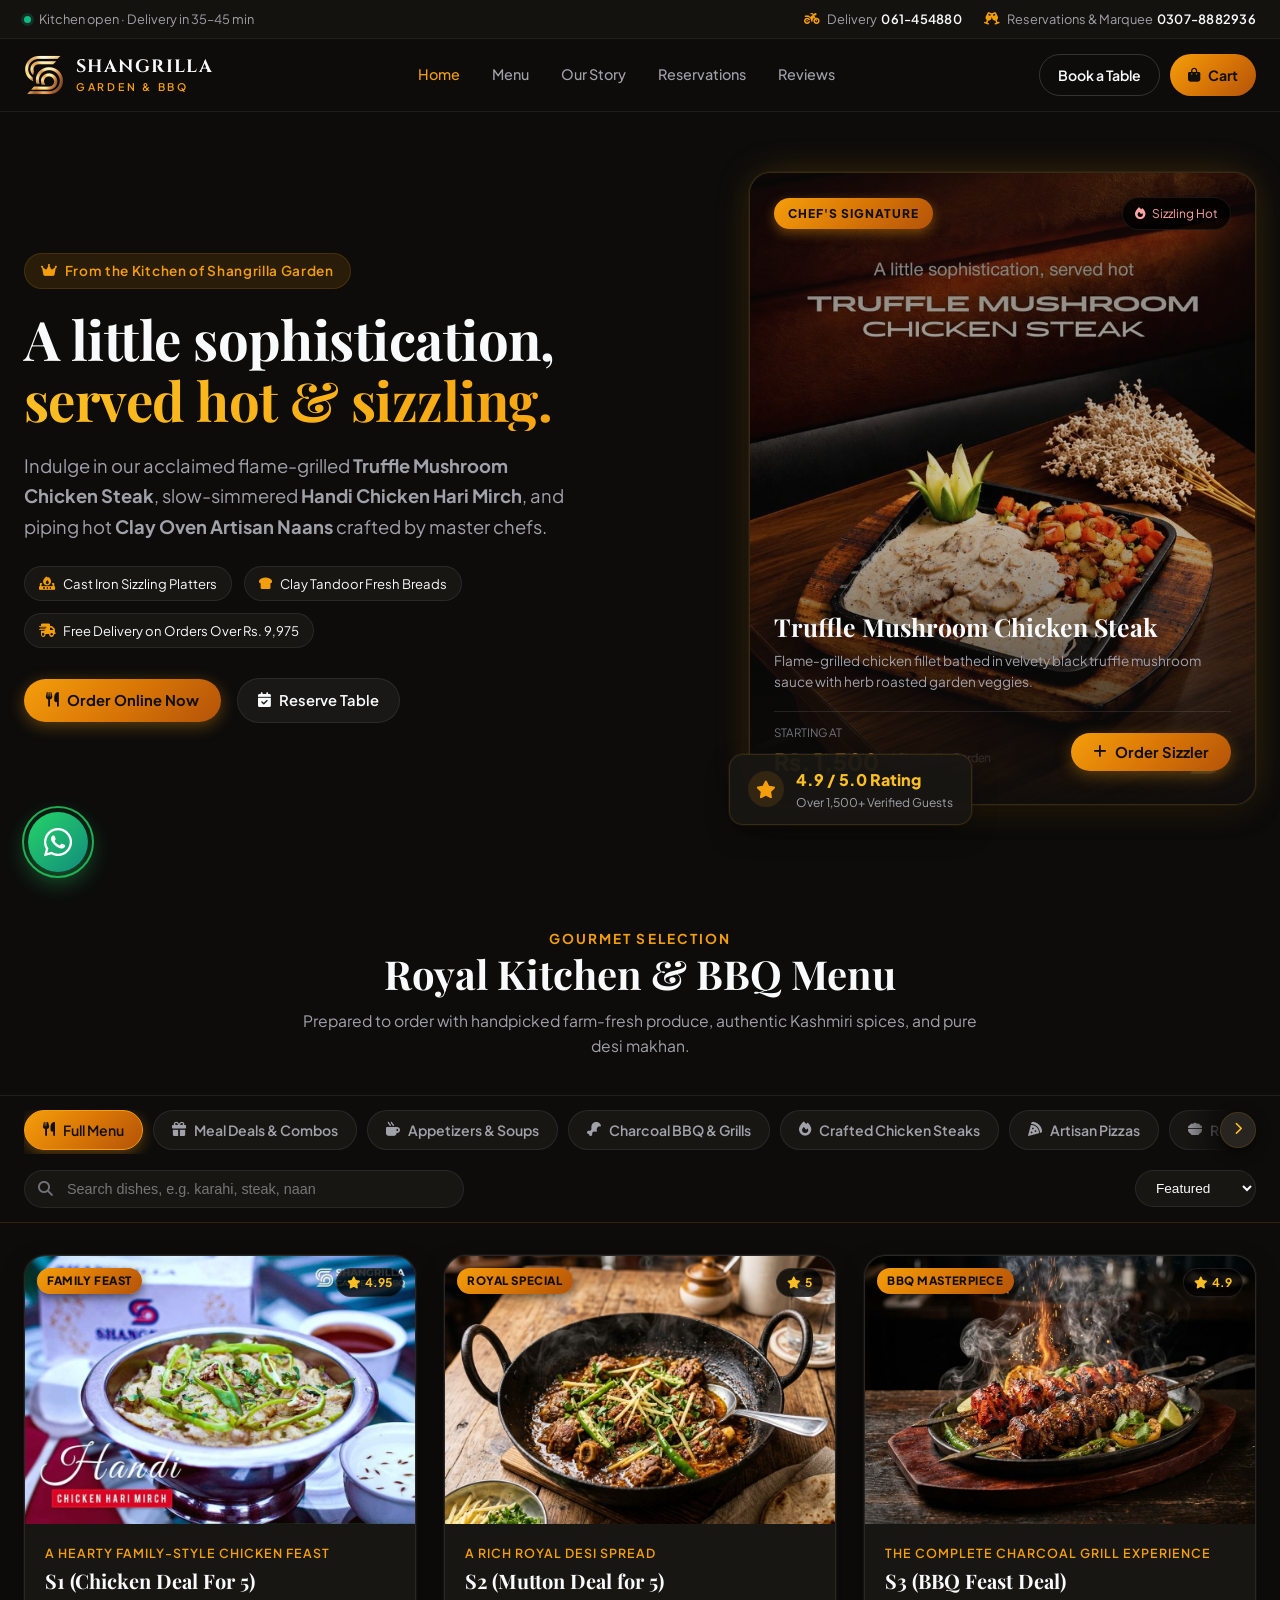
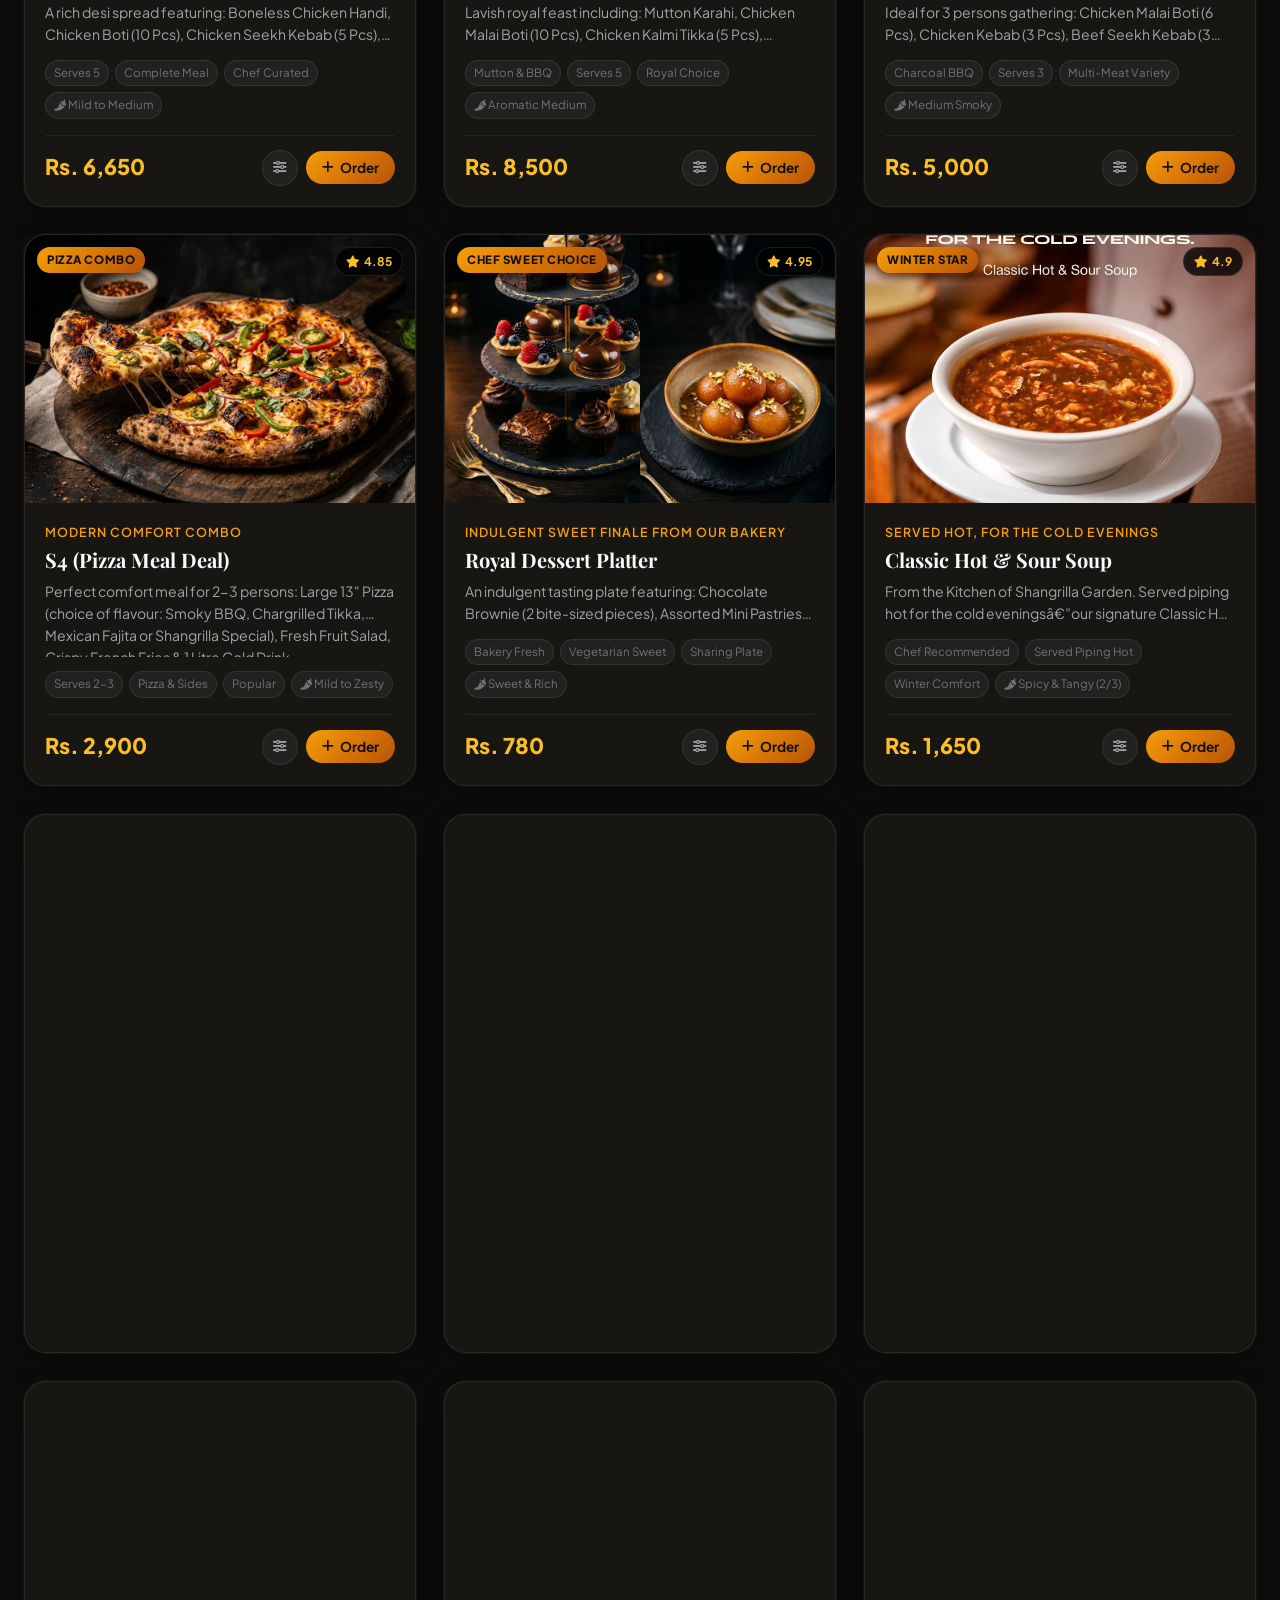
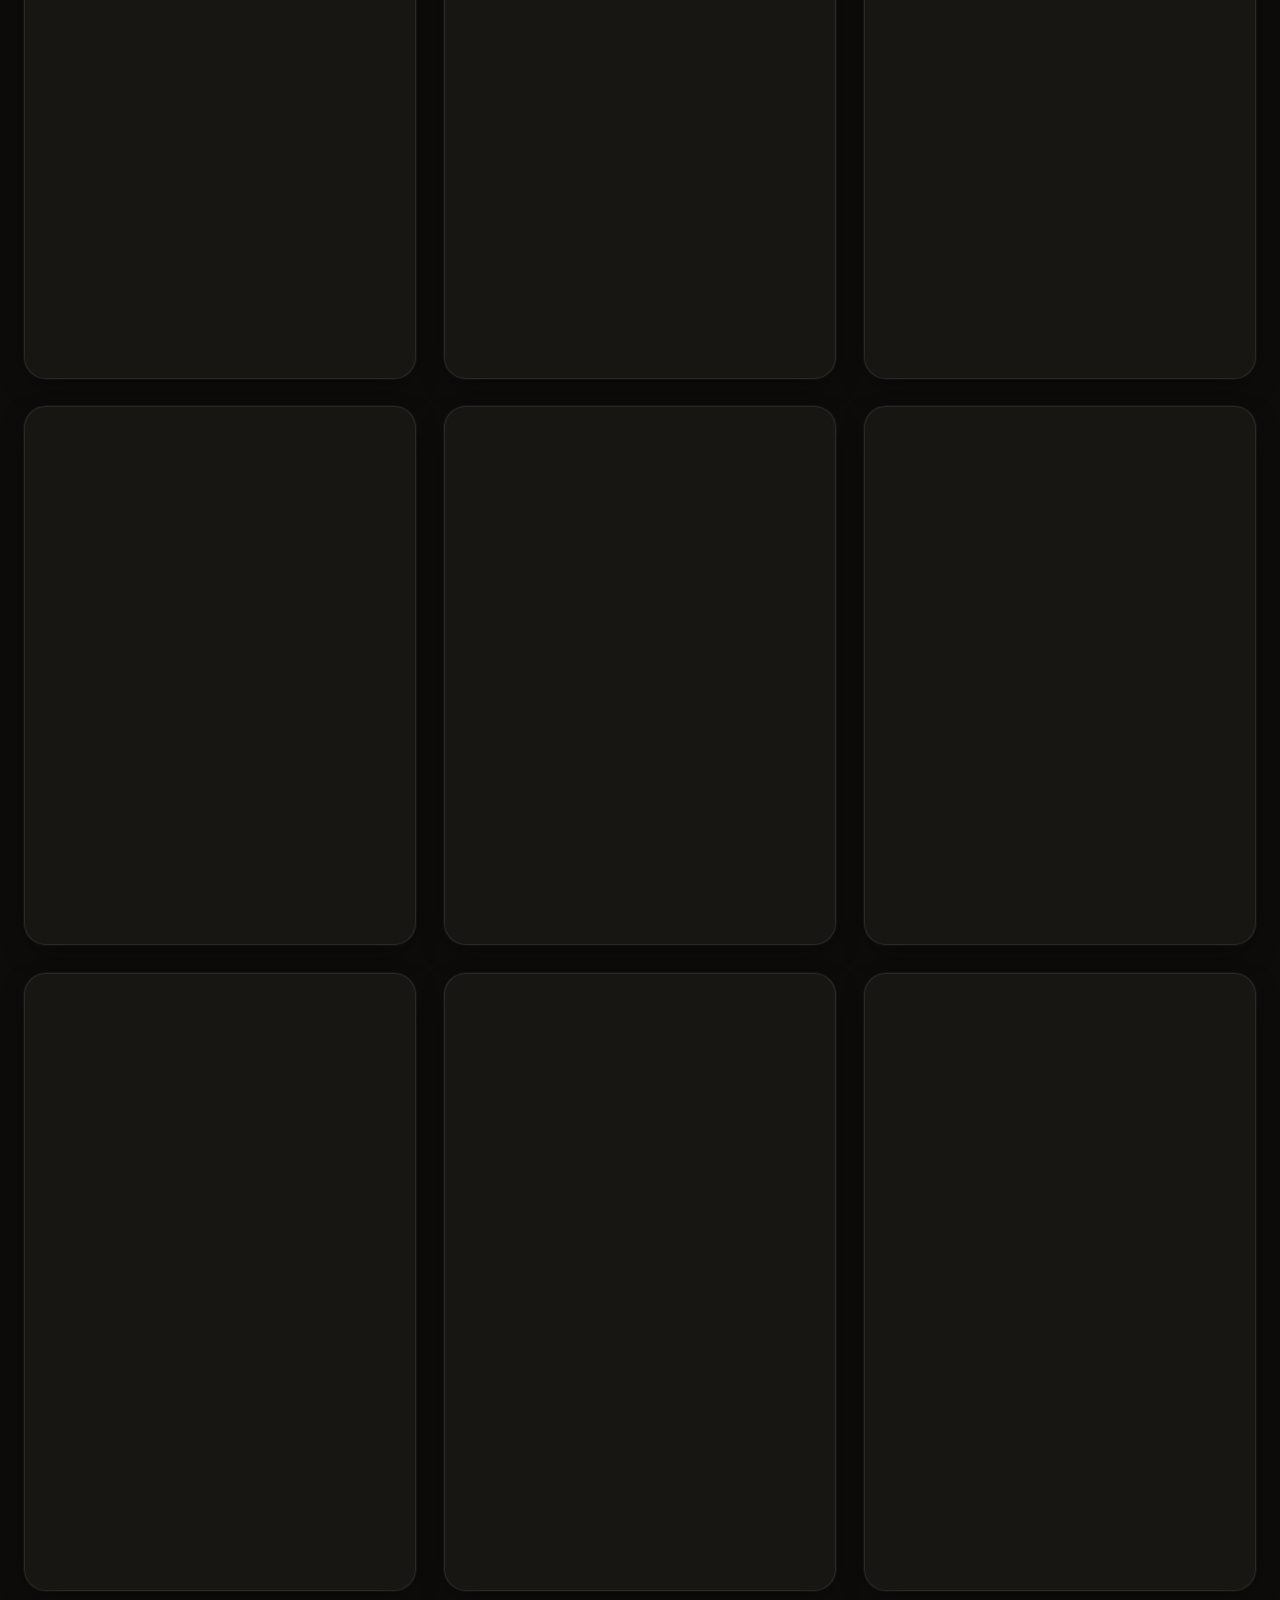
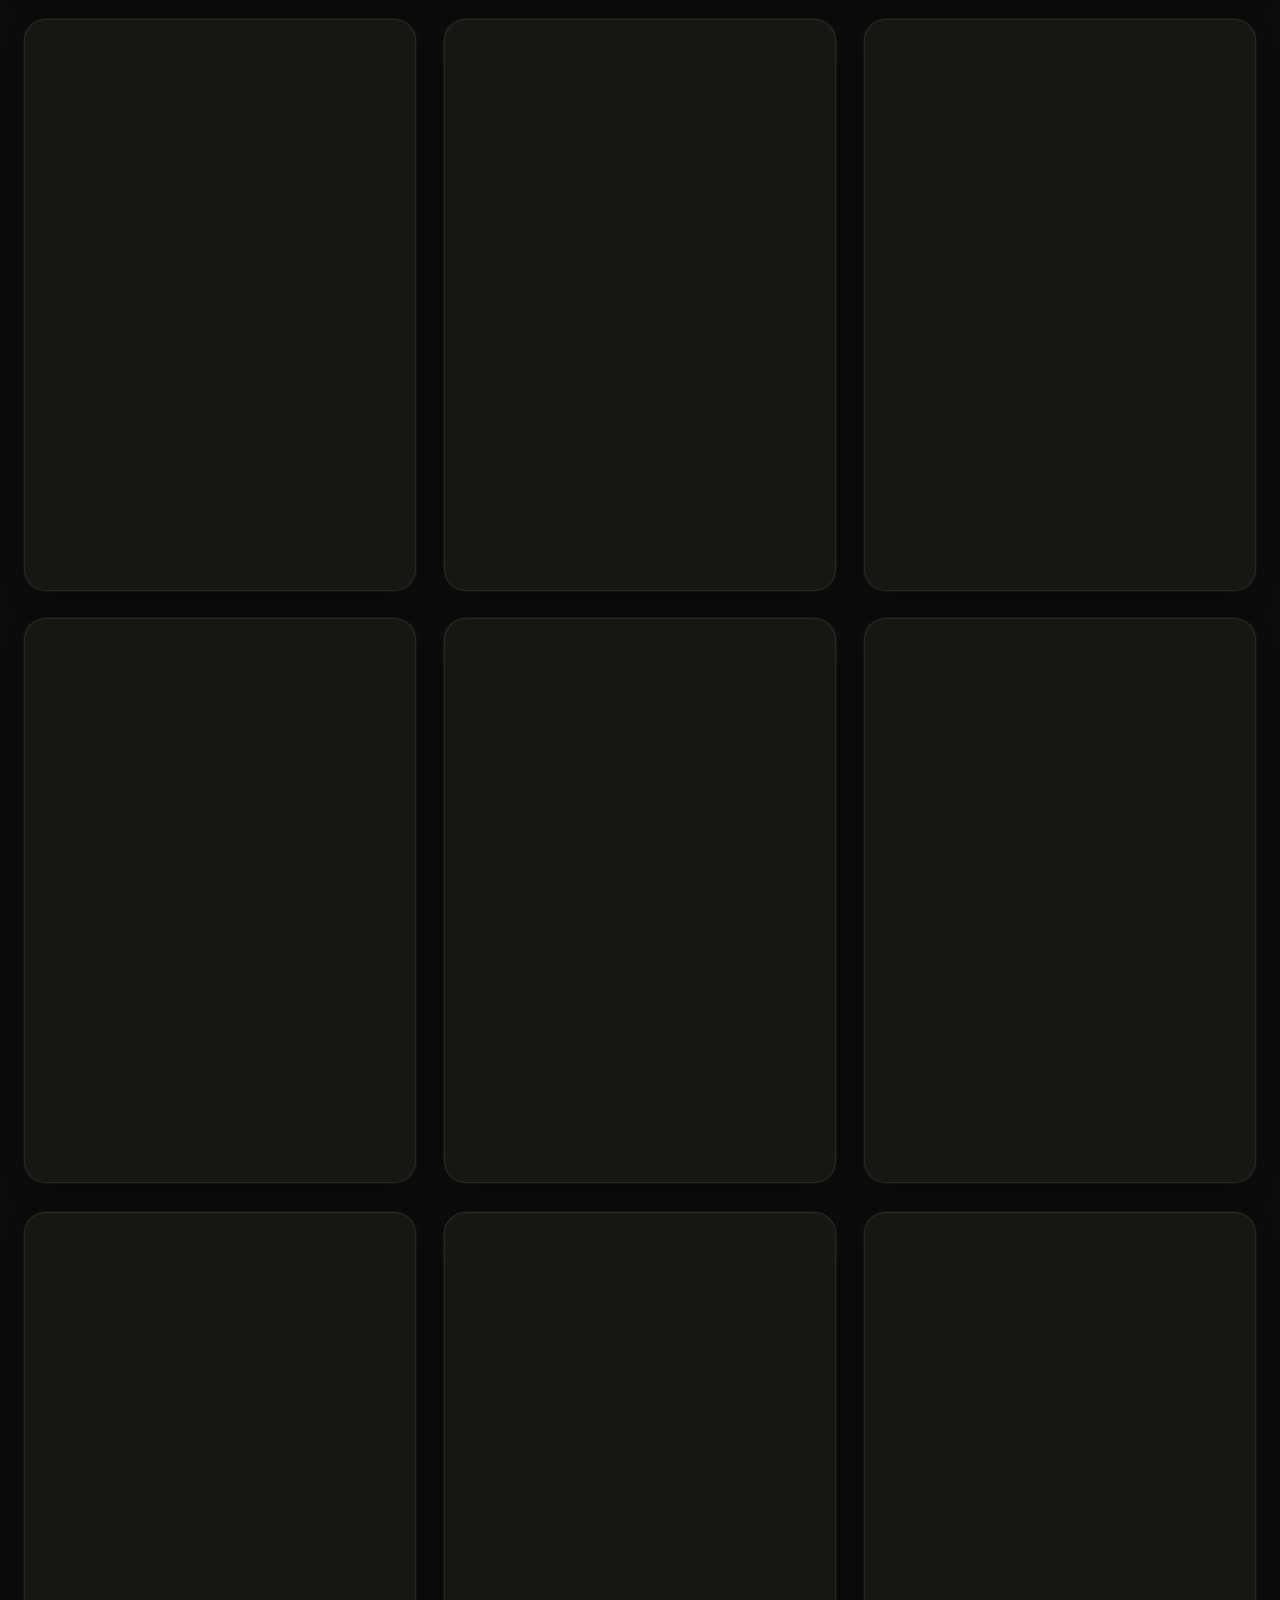
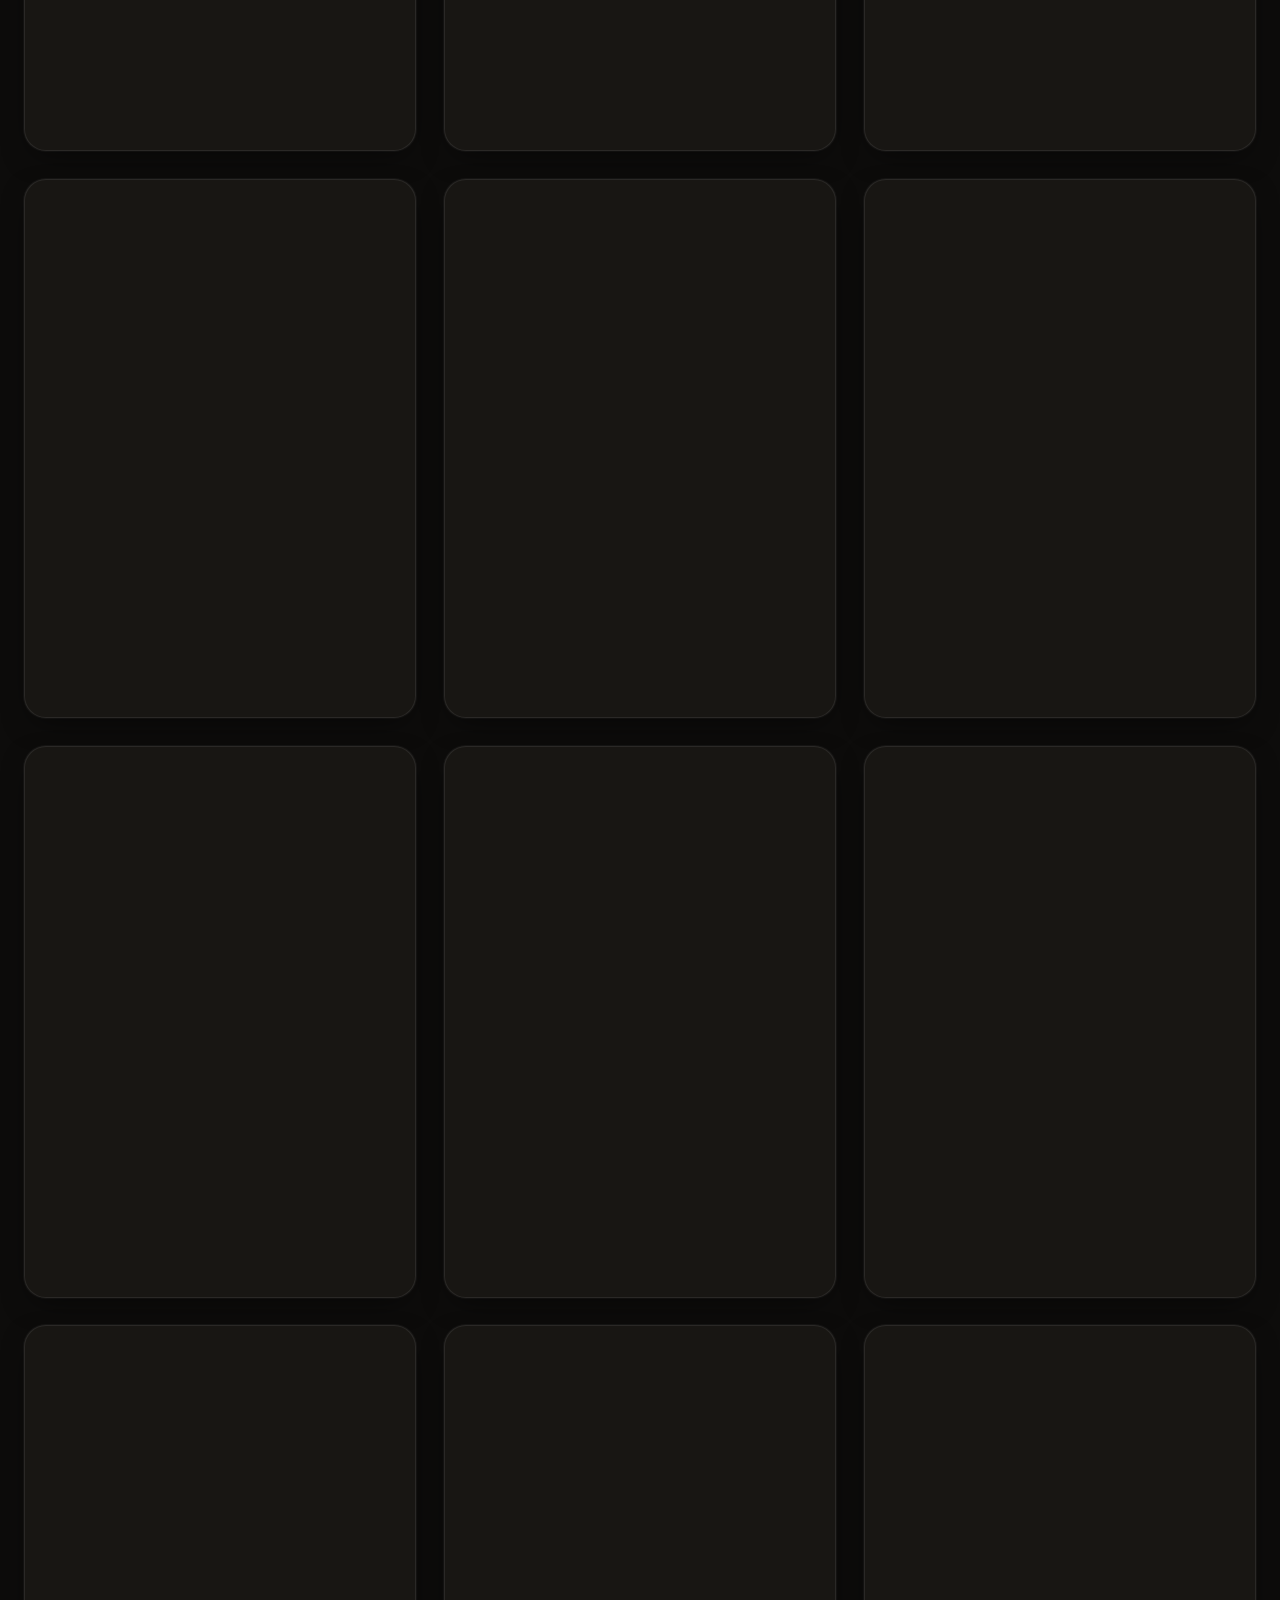
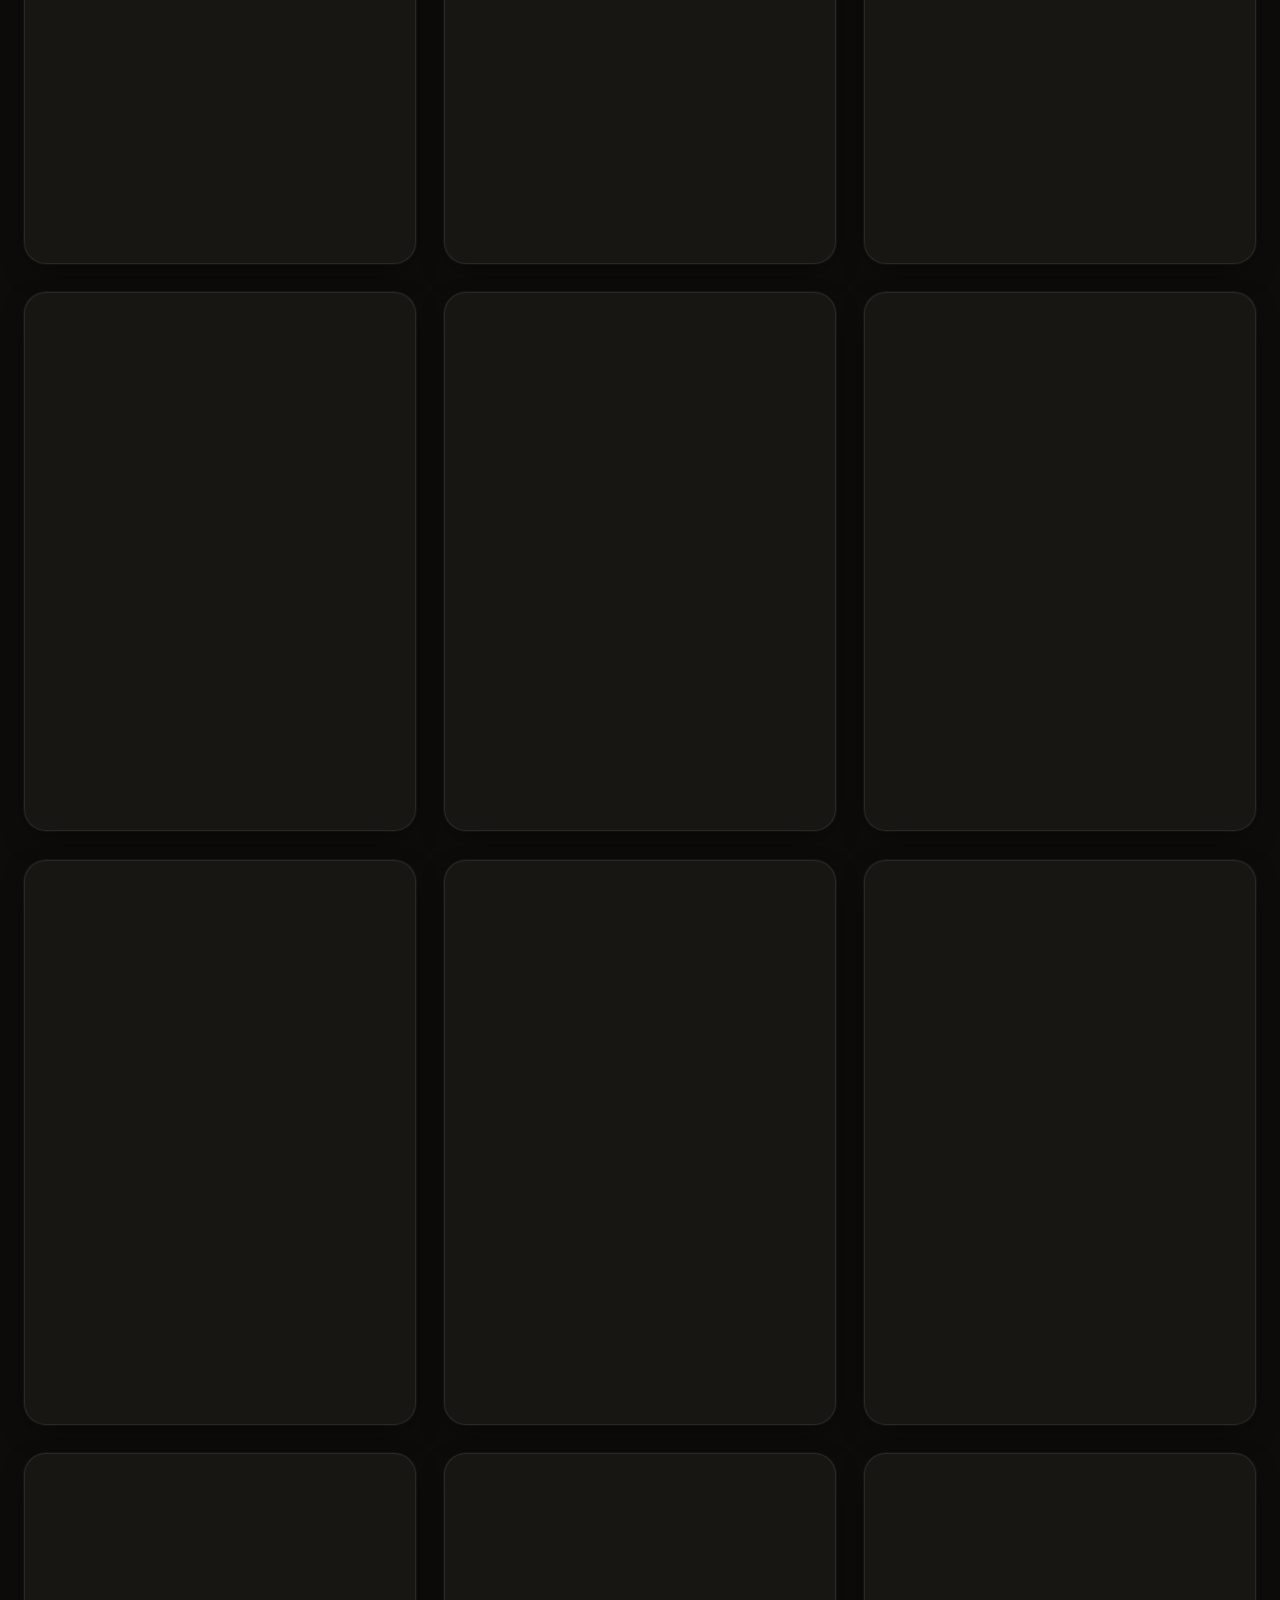
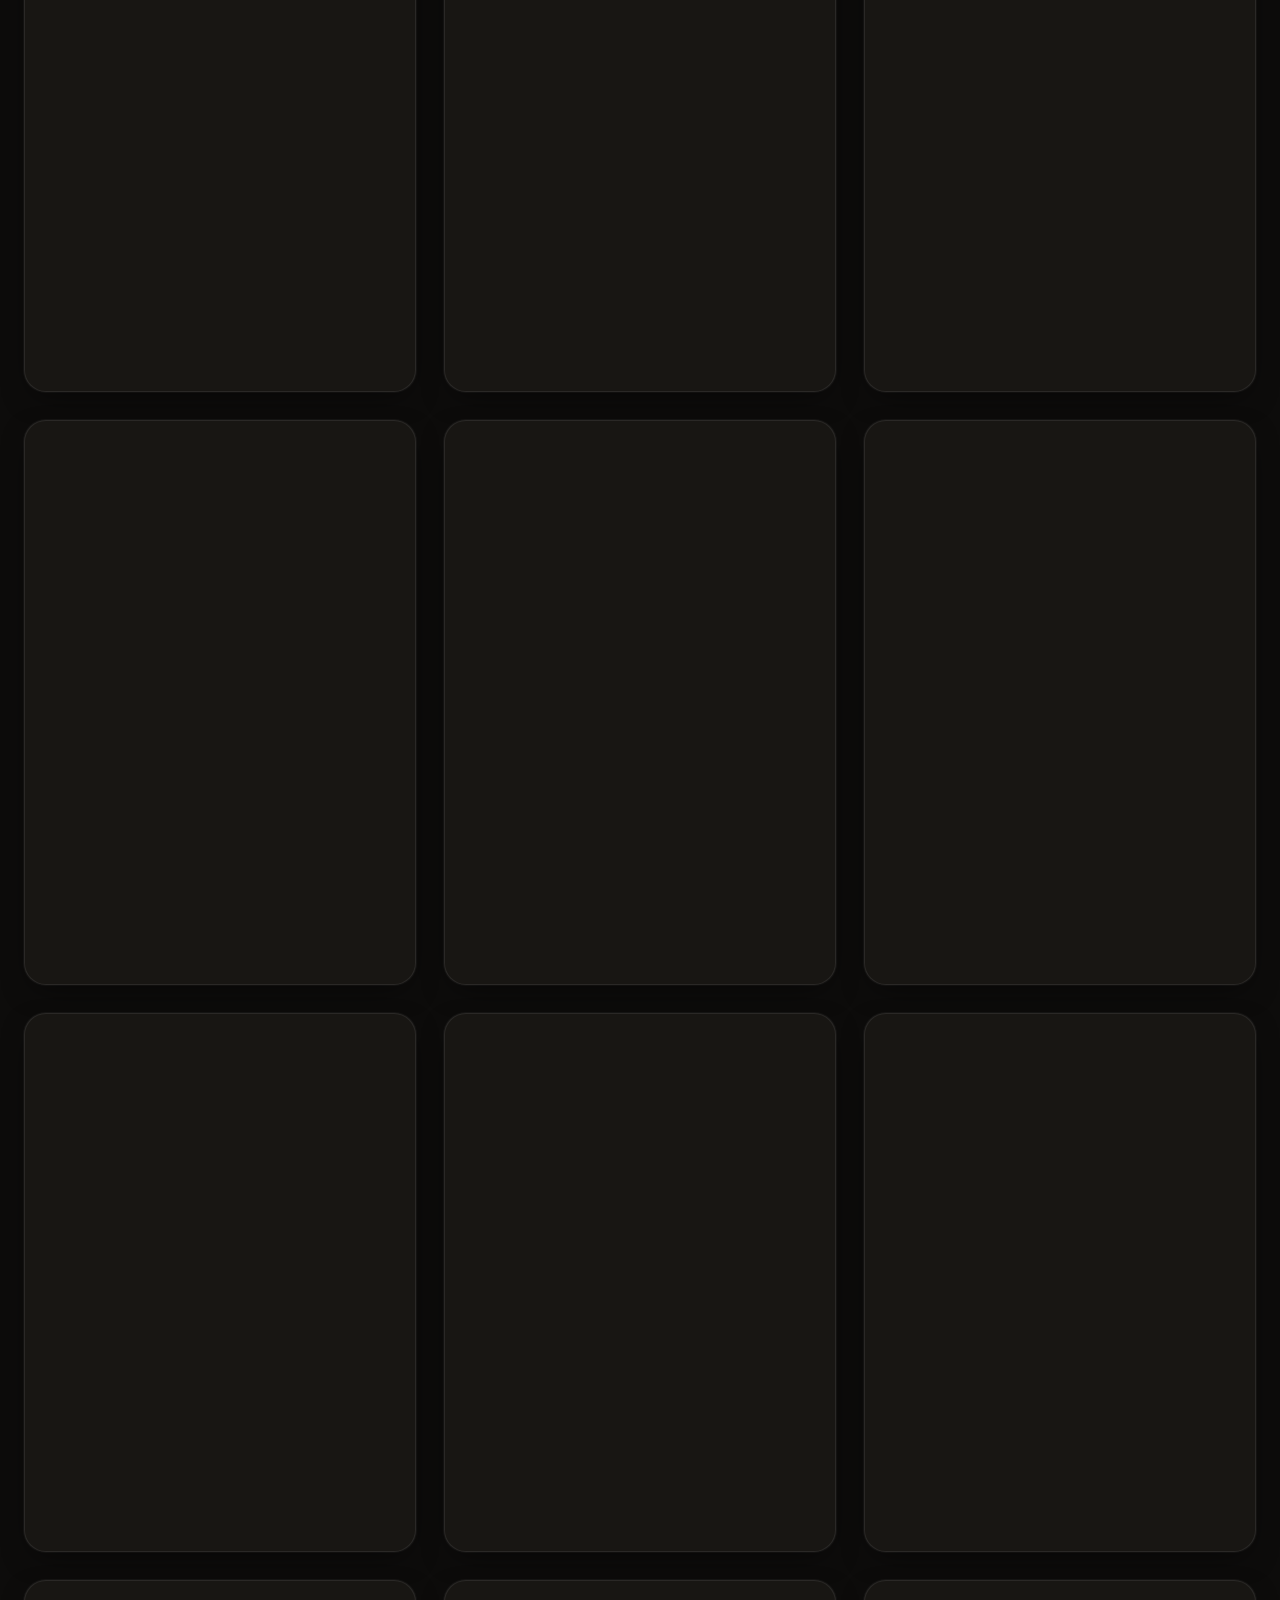
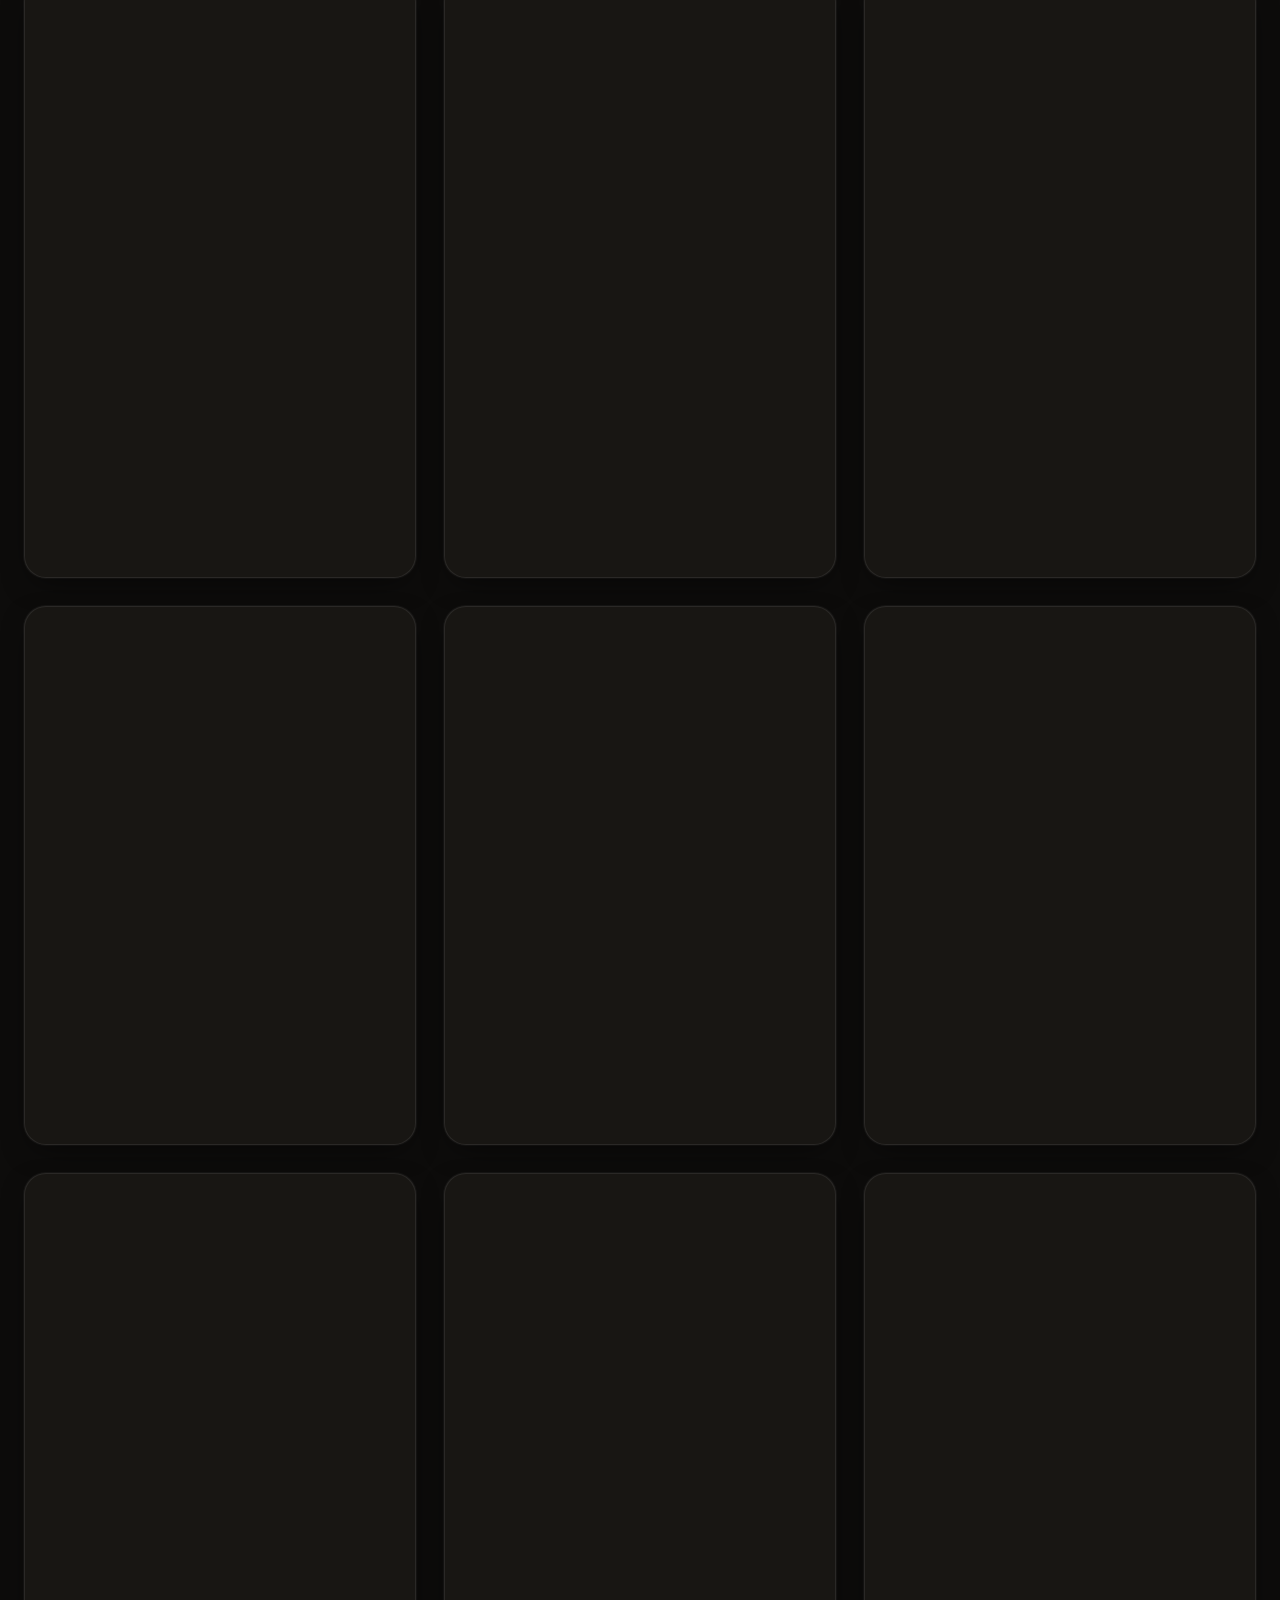
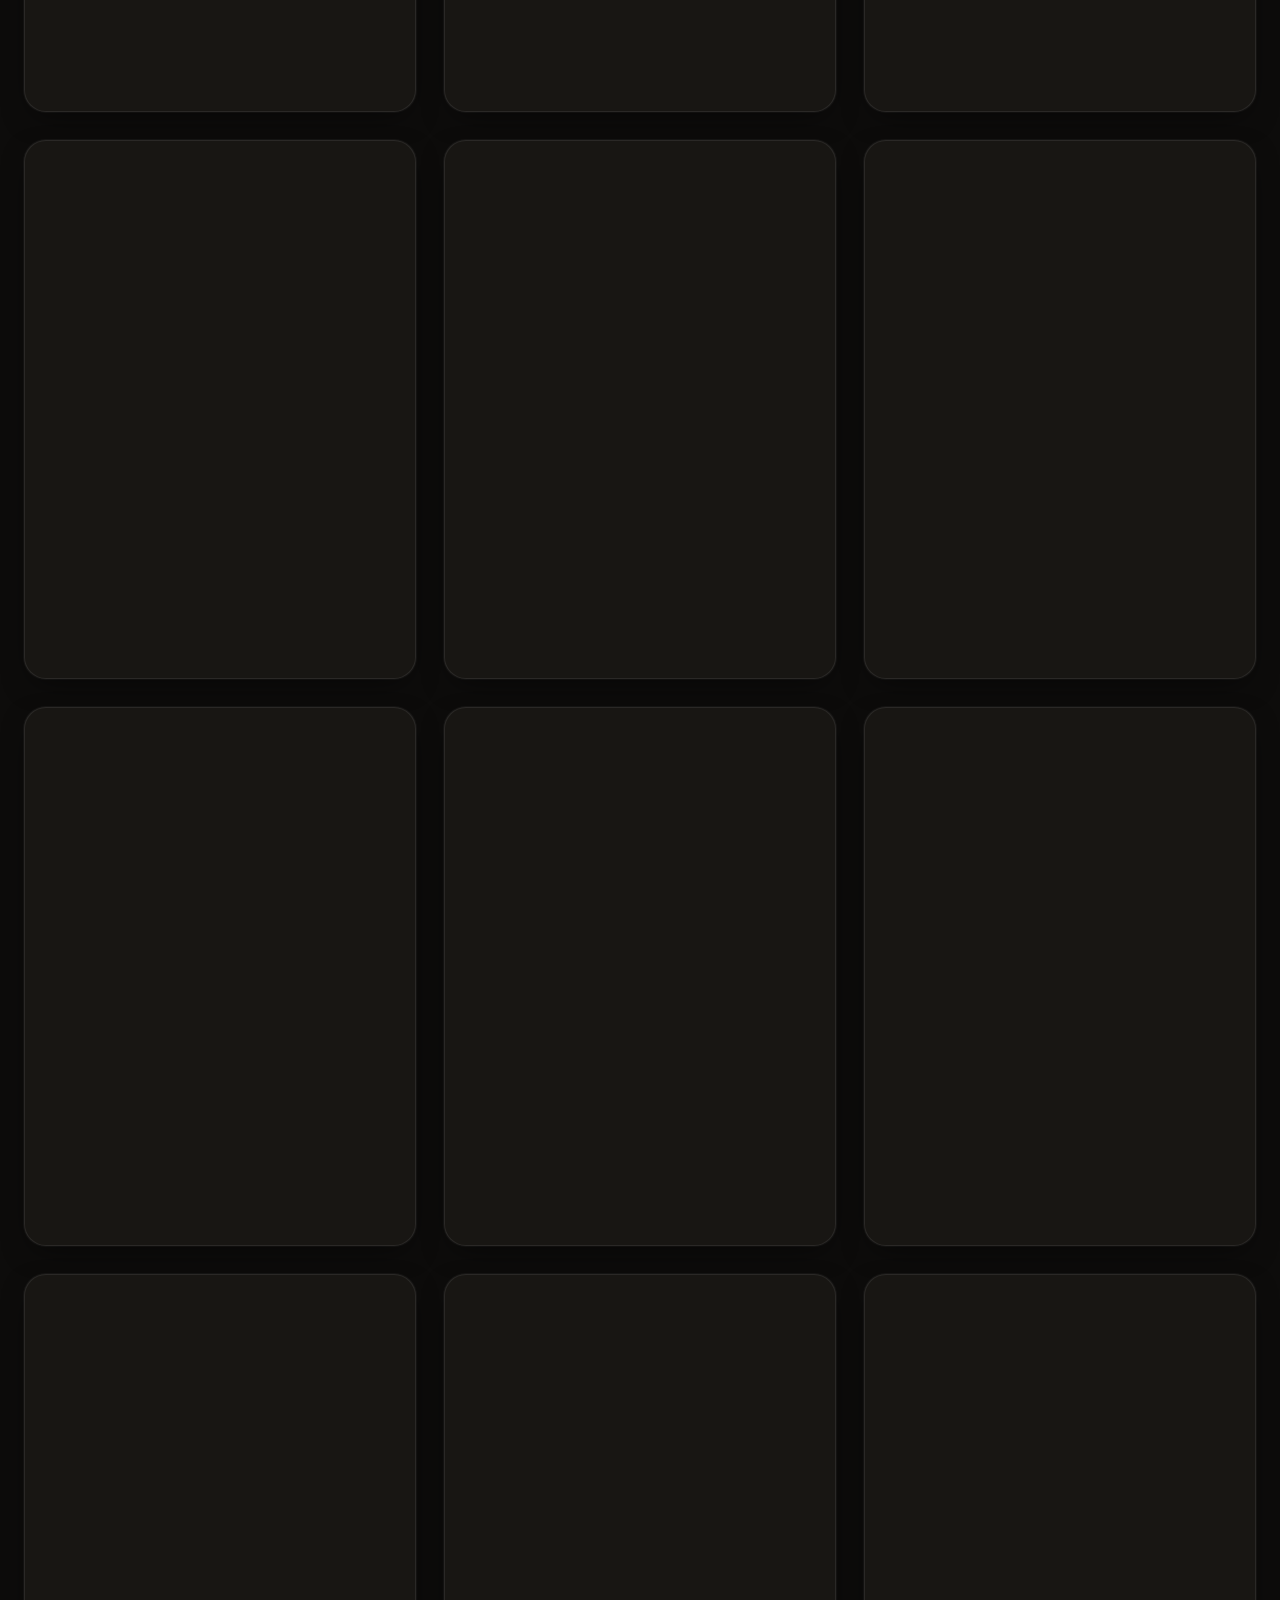
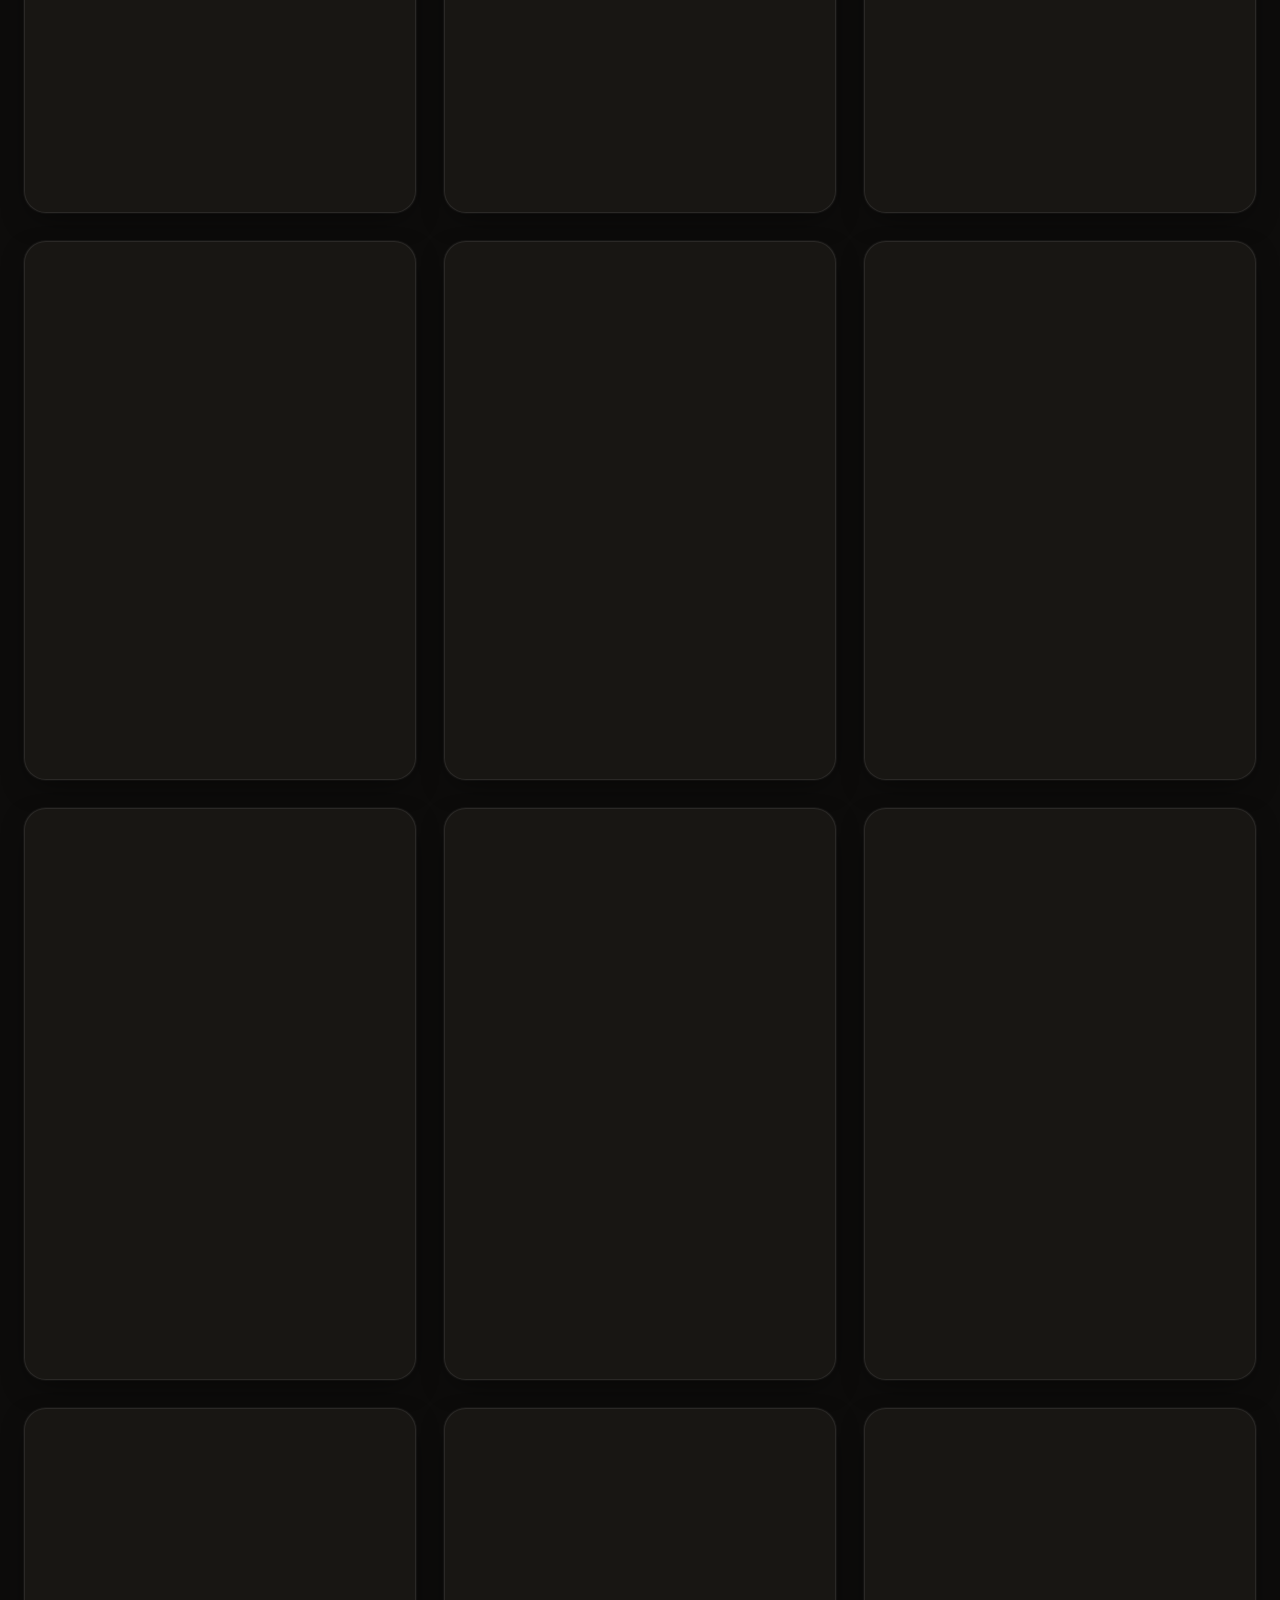
<file: index.html>
<!DOCTYPE html>
<html lang="en">

<head>
  <meta charset="UTF-8">
  <meta name="viewport" content="width=device-width, initial-scale=1.0">
  <meta name="description"
    content="Shangrilla Gardens & BBQ - Premium Sizzler Steaks, Royal Handi, Charcoal BBQ and Clay Oven Artisan Naans. Order online hot & fresh or reserve a table.">
  <meta name="keywords"
    content="Shangrilla Gardens, Truffle Mushroom Chicken Steak, Handi Chicken Hari Mirch, Roghani Naan, Sizzler Platter, Gourmet BBQ">
  <meta property="og:title" content="Shangrilla Gardens & BBQ | A little sophistication, served hot">
  <meta property="og:description"
    content="Experience signature sizzling steaks, aromatic handi curries, and clay-oven artisan naans. Delivered hot to your doorstep.">
  <meta property="og:type" content="restaurant">
  <meta property="og:url" content="https://ibrahimnoman02-code.github.io/shangrilla-gardens-ecommerce-1/">
  <meta property="og:image"
    content="https://ibrahimnoman02-code.github.io/shangrilla-gardens-ecommerce-1/assets/images/truffle-mushroom-steak-poster.jpg">

  <meta name="theme-color" content="#0d0c0b">

  <link rel="icon" type="image/png" sizes="32x32" href="assets/images/favicon-32.png">
  <link rel="apple-touch-icon" href="assets/images/apple-touch-icon.png">

  <title>Shangrilla Gardens & BBQ | Luxury Steaks, Royal Handi & Tandoor</title>

  <!-- Fonts (preconnect + direct link instead of a CSS @import chain) -->
  <link rel="preconnect" href="https://fonts.googleapis.com">
  <link rel="preconnect" href="https://fonts.gstatic.com" crossorigin>
  <link rel="preconnect" href="https://cdnjs.cloudflare.com" crossorigin>
  <link rel="stylesheet"
    href="https://fonts.googleapis.com/css2?family=Cinzel:wght@700&family=Playfair+Display:wght@600;700&family=Plus+Jakarta+Sans:wght@400;500;600;700;800&display=swap">

  <!-- Font Awesome Icons -->
  <link rel="stylesheet" href="https://cdnjs.cloudflare.com/ajax/libs/font-awesome/6.5.1/css/all.min.css"
    integrity="sha512-DTOQO9RWCH3ppGqcWaEA1BIZOC6xxalwEsw9c2QQeAIftl+Vegovlnee1c9QX4TctnWMn13TZye+giMm8e2LwA=="
    crossorigin="anonymous" referrerpolicy="no-referrer" />

  <!-- Hero image is the largest above-the-fold element -->
  <link rel="preload" as="image" href="assets/images/truffle-mushroom-steak-poster.jpg" fetchpriority="high">

  <!-- Main Stylesheet -->
  <link rel="stylesheet" href="css/style.css">
</head>

<body>

  <!-- Top Contact Bar (desktop & tablet) -->
  <div class="top-bar">
    <div class="top-bar-inner">
      <p class="top-bar-notice">
        <span class="status-dot" aria-hidden="true"></span>
        <span>Kitchen open &middot; Delivery in 35&ndash;45 min</span>
      </p>
      <div class="top-bar-contacts">
        <a href="tel:061454880" class="top-bar-link">
          <i class="fa-solid fa-motorcycle" aria-hidden="true"></i>
          <span>Delivery <strong>061-454880</strong></span>
        </a>
        <a href="tel:03078882936" class="top-bar-link">
          <i class="fa-solid fa-champagne-glasses" aria-hidden="true"></i>
          <span>Reservations &amp; Marquee <strong>0307-8882936</strong></span>
        </a>
      </div>
    </div>
  </div>

  <!-- Navigation Header -->
  <header class="site-header" id="siteHeader">
    <div class="nav-container">
      <a href="#hero" class="brand-logo" id="brandLogoLink" aria-label="Shangrilla Garden &amp; BBQ - Home">
        <img src="assets/images/logo.png" class="logo-symbol" alt="" width="40" height="40">
        <span class="brand-text">
          <span class="brand-name">Shangrilla</span>
          <span class="brand-tagline">Garden &amp; BBQ</span>
        </span>
      </a>

      <nav class="main-nav" id="mainNav" aria-label="Main navigation">
        <ul class="nav-links">
          <li><a href="#hero" class="nav-link active">Home</a></li>
          <li><a href="#menuSection" class="nav-link">Menu</a></li>
          <li><a href="#brandStory" class="nav-link">Our Story</a></li>
          <li><a href="#reservationSection" class="nav-link">Reservations</a></li>
          <li><a href="#reviewsSection" class="nav-link">Reviews</a></li>
        </ul>
        <div class="mobile-nav-contacts">
          <a href="tel:061454880" class="mobile-contact-link">
            <i class="fa-solid fa-motorcycle" aria-hidden="true"></i>
            <span><small>Home Delivery</small>061-454880</span>
          </a>
          <a href="tel:03078882936" class="mobile-contact-link">
            <i class="fa-solid fa-champagne-glasses" aria-hidden="true"></i>
            <span><small>Reservations &amp; Marquee</small>0307-8882936</span>
          </a>
          <a href="https://wa.me/923078882936?text=Hi%20Shangrilla%20Garden%20%26%20BBQ%2C%20I%20want%20to%20place%20an%20order"
            target="_blank" rel="noopener" class="mobile-contact-link whatsapp">
            <i class="fa-brands fa-whatsapp" aria-hidden="true"></i>
            <span><small>Chat &amp; Order</small>WhatsApp</span>
          </a>
        </div>
      </nav>

      <div class="nav-actions">
        <a href="#reservationSection" class="btn-outline nav-reserve-btn">Book a Table</a>
        <button class="cart-btn" id="cartBtn" type="button" aria-label="Open cart">
          <i class="fa-solid fa-bag-shopping" aria-hidden="true"></i>
          <span class="cart-label">Cart</span>
          <span class="cart-badge" id="cartBadge" hidden>0</span>
        </button>
        <button class="nav-toggle" id="navToggle" type="button" aria-label="Open menu" aria-expanded="false"
          aria-controls="mainNav">
          <span></span><span></span><span></span>
        </button>
      </div>
    </div>
  </header>

  <!-- Hero Section with Truffle Mushroom Chicken Steak Showcase -->
  <main>
    <section class="hero-section" id="hero">
      <div class="hero-grid">
        <div class="hero-content">
          <div class="hero-tag">
            <i class="fa-solid fa-crown"></i>
            <span>From the Kitchen of Shangrilla Garden</span>
          </div>
          <h1 class="hero-title">
            A little sophistication, <span class="highlight">served hot &amp; sizzling.</span>
          </h1>
          <p class="hero-subtitle">
            Indulge in our acclaimed flame-grilled <strong>Truffle Mushroom Chicken Steak</strong>, slow-simmered
            <strong>Handi Chicken Hari Mirch</strong>, and piping hot <strong>Clay Oven Artisan Naans</strong> crafted
            by master chefs.
          </p>
          <div class="hero-badges">
            <div class="hero-badge-item">
              <i class="fa-solid fa-fire-burner"></i>
              <span>Cast Iron Sizzling Platters</span>
            </div>
            <div class="hero-badge-item">
              <i class="fa-solid fa-bread-slice"></i>
              <span>Clay Tandoor Fresh Breads</span>
            </div>
            <div class="hero-badge-item">
              <i class="fa-solid fa-truck-fast"></i>
              <span>Free Delivery on Orders Over <span id="freeDeliveryBannerThreshold">Rs. 9,975</span></span>
            </div>
          </div>
          <div class="hero-cta">
            <a href="#menuSection" class="btn-primary" id="heroOrderNowBtn">
              <i class="fa-solid fa-utensils"></i>
              <span>Order Online Now</span>
            </a>
            <a href="#reservationSection" class="btn-secondary" id="heroReserveBtn">
              <i class="fa-solid fa-calendar-check"></i>
              <span>Reserve Table</span>
            </a>
          </div>
        </div>

        <!-- Hero Star Card: Truffle Mushroom Chicken Steak -->
        <div class="hero-visual">
          <div class="featured-poster-card" id="featuredPosterCard">
            <div class="poster-image-wrapper">
              <img src="assets/images/truffle-mushroom-steak-poster.jpg" width="768" height="960"
                fetchpriority="high" decoding="async"
                alt="Truffle Mushroom Chicken Steak Poster - Shangrilla Garden" />
              <div class="poster-overlay">
                <div class="poster-top-badge">
                  <span class="ribbon">Chef's Signature</span>
                  <span class="live-sizzle-pill">
                    <i class="fa-solid fa-fire"></i> Sizzling Hot
                  </span>
                </div>
                <div class="poster-bottom-details">
                  <h2 class="poster-dish-title">Truffle Mushroom Chicken Steak</h2>
                  <p class="poster-dish-desc">
                    Flame-grilled chicken fillet bathed in velvety black truffle mushroom sauce with herb roasted garden
                    veggies.
                  </p>
                  <div class="poster-action-bar">
                    <div class="poster-price">
                      <span class="label">Starting at</span>
                      <span class="amount">Rs. 1,500</span>
                    </div>
                    <button class="btn-primary" onclick="window.openCustomizer('truffle-mushroom-steak')"
                      id="posterOrderBtn">
                      <i class="fa-solid fa-plus"></i>
                      <span>Order Sizzler</span>
                    </button>
                  </div>
                </div>
              </div>
            </div>
          </div>

          <!-- Floating Badge -->
          <div class="floating-stat-card">
            <div class="stat-icon">
              <i class="fa-solid fa-star"></i>
            </div>
            <div>
              <div style="font-weight: 800; font-size: 1rem; color: var(--gold-accent);">4.9 / 5.0 Rating</div>
              <div style="font-size: 0.75rem; color: var(--text-muted);">Over 1,500+ Verified Guests</div>
            </div>
          </div>
        </div>
      </div>
    </section>

    <!-- Menu Section -->
    <section class="menu-section" id="menuSection">
      <div class="section-header">
        <span class="section-subtitle">Gourmet Selection</span>
        <h2 class="section-title">Royal Kitchen &amp; BBQ Menu</h2>
        <p class="section-desc">
          Prepared to order with handpicked farm-fresh produce, authentic Kashmiri spices, and pure desi makhan.
        </p>
      </div>

      <!-- Filter Controls & Search -->
      <div class="filter-controls-wrap">
        <div class="filter-controls-inner">
          <div class="category-tabs-wrap" id="categoryTabsWrap">
            <button type="button" class="category-scroll-btn prev" id="categoryScrollPrev"
              aria-label="Scroll categories left" tabindex="-1">
              <i class="fa-solid fa-chevron-left" aria-hidden="true"></i>
            </button>
            <div class="category-tabs" id="categoryTabs">
              <!-- Populated dynamically via JS -->
            </div>
            <button type="button" class="category-scroll-btn next" id="categoryScrollNext"
              aria-label="Scroll categories right" tabindex="-1">
              <i class="fa-solid fa-chevron-right" aria-hidden="true"></i>
            </button>
          </div>

          <div class="search-sort-bar">
            <div class="search-box">
              <i class="fa-solid fa-magnifying-glass"></i>
              <input type="text" id="menuSearchInput" class="search-input"
                placeholder="Search dishes, e.g. karahi, steak, naan" aria-label="Search menu items" />
              <button class="search-clear-btn" id="searchClearBtn" aria-label="Clear Search"><i
                  class="fa-solid fa-xmark"></i></button>
            </div>
            <div class="filter-pills">
              <select id="sortSelect" class="sort-select" aria-label="Sort dishes">
                <option value="featured">Featured</option>
                <option value="price-low">Price: Low</option>
                <option value="price-high">Price: High</option>
                <option value="rating">Top Rated</option>
              </select>
            </div>
          </div>
        </div>
      </div>

      <!-- Menu Items Grid -->
      <div class="menu-grid" id="menuGrid">
        <!-- Rendered dynamically by app.js -->
      </div>
    </section>

    <!-- Brand Story & Culinary Heritage -->
    <section class="brand-story-section" id="brandStory">
      <div class="story-card">
        <div class="story-content">
          <span class="hero-tag"><i class="fa-solid fa-leaf"></i> Pure Ingredients</span>
          <h3>From the Kitchen of Shangrilla Garden</h3>
          <p style="color: var(--text-muted); font-size: 0.95rem;">
            At Shangrilla Gardens &amp; BBQ, our culinary philosophy blends the theatrical sizzle of continental
            cast-iron steaks with the timeless royal aroma of Mughlai clay-oven tandoor craft.
          </p>
          <div class="story-features">
            <div class="story-feat-item">
              <i class="fa-solid fa-gem"></i>
              <div>
                <h4>Truffle Infusion</h4>
                <p>Authentic truffle mushroom reductions crafted fresh daily.</p>
              </div>
            </div>
            <div class="story-feat-item">
              <i class="fa-solid fa-fire"></i>
              <div>
                <h4>Charcoal Grill</h4>
                <p>Smoked to perfection with organic wood coal heat.</p>
              </div>
            </div>
            <div class="story-feat-item">
              <i class="fa-solid fa-bowl-food"></i>
              <div>
                <h4>Heritage Handi</h4>
                <p>Slow-simmered in clay &amp; metal handi vessels with yogurt and herbs.</p>
              </div>
            </div>
            <div class="story-feat-item">
              <i class="fa-solid fa-temperature-arrow-up"></i>
              <div>
                <h4>Insulated Delivery</h4>
                <p>Custom heat-locking packaging guarantees steaming hot delivery.</p>
              </div>
            </div>
          </div>
        </div>

        <div class="story-gallery-preview">
          <div class="story-img-wrap">
            <img src="assets/images/charred-royal-mutton-chops.jpg" width="960" height="717" loading="lazy"
              decoding="async" alt="Charred Royal Mutton Chops on Cast-Iron Sizzler" />
          </div>
          <div class="story-img-wrap">
            <img src="assets/images/royal-butter-chicken-handi.jpg" width="960" height="717" loading="lazy"
              decoding="async" alt="Royal Butter Chicken Handi with Cream Swirls" />
          </div>
          <div class="story-img-wrap">
            <img src="assets/images/smoked-chicken-mutton-tikka.jpg" width="960" height="717" loading="lazy"
              decoding="async" alt="Smoked Chicken Tikka &amp; Sultan's Mutton Tikka" />
          </div>
          <div class="story-img-wrap">
            <img src="assets/images/tandoori-garlic-roghni-naan.jpg" width="960" height="717" loading="lazy"
              decoding="async" alt="Clay Tandoor Garlic &amp; Roghni Naans" />
          </div>
        </div>
      </div>
    </section>

    <!-- Table Reservation Section -->
    <section class="reservation-section" id="reservationSection">
      <div class="reservation-card">
        <div class="reservation-grid">
          <div>
            <span class="hero-tag"><i class="fa-solid fa-champagne-glasses"></i> Dine &amp; Events</span>
            <h2 style="font-family: var(--font-heading); font-size: 2.2rem; margin: 12px 0;">Table Reservation &amp;
              Marquee Booking</h2>
            <p style="color: var(--text-muted); font-size: 0.95rem; margin-bottom: 20px;">
              Reserve your open-air garden gazebo or cozy indoor sizzler lounge table, or book our grand <strong>Royal
                Marquee</strong> for weddings, corporate galas, and banquet celebrations.
            </p>
            <div style="display:flex; flex-direction:column; gap:10px; font-size:0.88rem; color:var(--text-muted);">
              <div><i class="fa-solid fa-phone-volume" style="color:var(--gold-accent); width:20px;"></i>
                <strong>Reservation &amp; Marquee Booking:</strong> <a href="tel:03078882936"
                  style="color:var(--gold-accent); font-weight:700; text-decoration:underline;">0307-8882936</a></div>
              <div><i class="fa-solid fa-motorcycle" style="color:var(--primary); width:20px;"></i> <strong>Home
                  Delivery Hotline:</strong> <a href="tel:061454880"
                  style="color:var(--text-main); font-weight:700; text-decoration:underline;">061-454880</a></div>
              <div><i class="fa-solid fa-clock" style="color:var(--primary); width:20px;"></i> Lunch: 12:00 PM - 4:00 PM
                | Dinner: 7:00 PM - 1:00 AM</div>
              <div><i class="fa-solid fa-location-dot" style="color:var(--primary); width:20px;"></i> Club Road,
                Shangrilla Garden &amp; BBQ</div>
              <div><i class="fa-solid fa-circle-check" style="color:var(--success); width:20px;"></i> Instant
                confirmation via SMS &amp; WhatsApp</div>
            </div>
          </div>

          <form class="booking-form" onsubmit="window.submitReservation(event)" id="tableBookingForm">
            <div class="form-group">
              <label for="resName">Your Full Name</label>
              <input type="text" id="resName" class="form-control" placeholder="e.g. Tariq Khan" required />
            </div>
            <div class="form-group">
              <label for="resPhone">Phone Number</label>
              <input type="tel" id="resPhone" class="form-control" placeholder="0300 0000000" required />
            </div>
            <div class="form-group">
              <label for="resGuests">Number of Guests / Event Size</label>
              <select id="resGuests" class="form-control" required>
                <option value="2">2 Guests (Couple Table)</option>
                <option value="4" selected>4 Guests (Family Table)</option>
                <option value="6">6 Guests (Garden Gazebo)</option>
                <option value="12">8-12 Guests (VIP Executive Lounge)</option>
                <option value="50">30-50 Guests (Private Lawn Party)</option>
                <option value="250">100-500+ Guests (Royal Marquee Wedding &amp; Banquet)</option>
              </select>
            </div>
            <div class="form-group">
              <label for="resDate">Reservation / Event Date</label>
              <input type="date" id="resDate" class="form-control" required />
            </div>
            <div class="form-group">
              <label for="resTime">Preferred Time Slot</label>
              <select id="resTime" class="form-control" required>
                <option value="1:00 PM">1:00 PM (Lunch)</option>
                <option value="7:30 PM">7:30 PM (Dinner Slot 1)</option>
                <option value="9:00 PM" selected>9:00 PM (Peak Dinner)</option>
                <option value="10:30 PM">10:30 PM (Late Night BBQ)</option>
                <option value="Marquee Day">Marquee Event (Day Slot)</option>
                <option value="Marquee Night">Marquee Event (Night Slot)</option>
              </select>
            </div>
            <div class="form-group">
              <label for="resArea">Seating &amp; Venue Space</label>
              <select id="resArea" class="form-control">
                <option value="marquee">Grand Royal Marquee Banquet Hall</option>
                <option value="garden">Open-Air Garden Patio &amp; Gazebo</option>
                <option value="indoor">Regal Indoor Dining Hall</option>
                <option value="sizzler">Live Sizzler Show Bar</option>
              </select>
            </div>
            <div class="form-group full-width">
              <button type="submit" class="btn-primary" style="justify-content:center; width:100%; padding:14px;"
                id="submitReservationBtn">
                <i class="fa-solid fa-calendar-check"></i>
                <span>Confirm Table / Marquee Reservation</span>
              </button>
            </div>
          </form>
        </div>
      </div>
    </section>

    <!-- Testimonials Section -->
    <section class="reviews-section" id="reviewsSection">
      <div class="section-header">
        <span class="section-subtitle">Guest Testimonials</span>
        <h2 class="section-title">What Our Patrons Say</h2>
        <p class="section-desc">Cherished memories of hot sizzling steaks, rich curries, and warm hospitality.</p>
      </div>
      <div class="reviews-grid">
        <div class="review-card">
          <div class="review-stars">
            <i class="fa-solid fa-star"></i><i class="fa-solid fa-star"></i><i class="fa-solid fa-star"></i><i
              class="fa-solid fa-star"></i><i class="fa-solid fa-star"></i>
          </div>
          <p class="review-text">"The Truffle Mushroom Chicken Steak is heavenly! The sizzling plate arrived bubbling
            hot with delicious sautéed vegetables. Shangrilla has elevated steak dining!"</p>
          <div class="review-author">
            <span class="review-author-name">Tariq Mansoor</span>
            <span class="review-dish-tag">Truffle Mushroom Steak</span>
          </div>
        </div>
        <div class="review-card">
          <div class="review-stars">
            <i class="fa-solid fa-star"></i><i class="fa-solid fa-star"></i><i class="fa-solid fa-star"></i><i
              class="fa-solid fa-star"></i><i class="fa-solid fa-star"></i>
          </div>
          <p class="review-text">"Handi Chicken Hari Mirch paired with the hot Roghani sesame naan was absolutely
            sensational. Rich gravy, tender meat, and great delivery speed."</p>
          <div class="review-author">
            <span class="review-author-name">Ayesha Malik</span>
            <span class="review-dish-tag">Handi Hari Mirch</span>
          </div>
        </div>
        <div class="review-card">
          <div class="review-stars">
            <i class="fa-solid fa-star"></i><i class="fa-solid fa-star"></i><i class="fa-solid fa-star"></i><i
              class="fa-solid fa-star"></i><i class="fa-solid fa-star"></i>
          </div>
          <p class="review-text">"The Special Nans assortment is a work of art! The cheese stuffed naan and kalonji naan
            with raita was the highlight of our feast."</p>
          <div class="review-author">
            <span class="review-author-name">Danyal Shah</span>
            <span class="review-dish-tag">Special Nans Platter</span>
          </div>
        </div>
      </div>
    </section>

    <!-- Social Media Sharing Section -->
    <section class="social-share-section" id="shareSection">
      <div class="share-card">
        <div class="share-content">
          <span class="hero-tag"><i class="fa-solid fa-share-nodes"></i> Spread the Flavor</span>
          <h3>Share Shangrilla Garden &amp; BBQ</h3>
          <p>Invite friends and family to taste sizzling Truffle Steaks, royal Handi, and freshly baked artisan naans.
          </p>
        </div>
        <div class="share-buttons-group">
          <a href="https://api.whatsapp.com/send?text=Check%20out%20Shangrilla%20Garden%20%26%20BBQ%20for%20delicious%20sizzling%20steaks%2C%20Handi%20Hari%20Mirch%20and%20Special%20Naans!%20https%3A%2F%2Fibrahimnoman02-code.github.io%2Fshangrilla-gardens-ecommerce-1%2F"
            target="_blank" rel="noopener" class="share-btn share-whatsapp" title="Share via WhatsApp"
            data-share="whatsapp">
            <i class="fa-brands fa-whatsapp"></i>
            <span>WhatsApp</span>
          </a>
          <a href="https://web.facebook.com/shangrillaBBQOfficial"
            target="_blank" rel="noopener" class="share-btn share-facebook" title="Shangrilla Garden &amp; BBQ on Facebook"
            data-share="facebook">
            <i class="fa-brands fa-facebook-f"></i>
            <span>Facebook</span>
          </a>
          <a href="https://www.instagram.com/shangrillagardens"
            target="_blank" rel="noopener" class="share-btn share-instagram" title="Shangrilla Garden &amp; BBQ on Instagram"
            data-share="instagram">
            <i class="fa-brands fa-instagram"></i>
            <span>Instagram</span>
          </a>
        </div>
      </div>
    </section>
  </main>

  <!-- Footer -->
  <footer class="site-footer">
    <div class="footer-inner">
      <div class="footer-col">
        <div class="brand-logo" style="margin-bottom: 14px;">
          <img src="assets/images/logo.png" class="logo-symbol" alt="" width="40" height="40">
          <span class="brand-text">
            <span class="brand-name">Shangrilla</span>
            <span class="brand-tagline">Garden &amp; BBQ</span>
          </span>
        </div>
        <p style="font-size: 0.88rem; line-height: 1.6; margin-bottom: 16px;">
          "A little sophistication, served hot." Masterful Continental Sizzlers, Royal Pakistani Handis, and Clay
          Tandoor Artisan Breads.
        </p>
        <div style="display: flex; gap: 10px; font-size: 1.15rem; flex-wrap: wrap;">
          <a href="https://wa.me/923078882936" target="_blank" rel="noopener" class="icon-btn" aria-label="WhatsApp"
            title="Chat on WhatsApp (0307-8882936)" style="color:#25D366; border-color:rgba(37,211,102,0.3);"><i
              class="fa-brands fa-whatsapp"></i></a>
          <a href="https://web.facebook.com/shangrillaBBQOfficial" target="_blank" rel="noopener" class="icon-btn"
            aria-label="Facebook" title="Facebook"><i class="fa-brands fa-facebook-f"></i></a>
          <a href="https://www.instagram.com/shangrillagardens" target="_blank" rel="noopener" class="icon-btn"
            aria-label="Instagram" title="Instagram"><i class="fa-brands fa-instagram"></i></a>
        </div>
      </div>

      <div class="footer-col">
        <h4>Culinary Menu</h4>
        <ul class="footer-links">
          <li><a href="#menuSection">Truffle Mushroom Steak</a></li>
          <li><a href="#menuSection">Fire-Glazed Salsa Steak</a></li>
          <li><a href="#menuSection">Handi Chicken Hari Mirch</a></li>
          <li><a href="#menuSection">Special Roghani &amp; Kalonji Naans</a></li>
          <li><a href="#menuSection">Chicken Malai Boti Platter</a></li>
        </ul>
      </div>

      <div class="footer-col">
        <h4>Ordering &amp; Service</h4>
        <ul class="footer-links">
          <li><a href="#hero">Express Online Ordering</a></li>
          <li><a href="#reservationSection">Table Reservations</a></li>
          <li><a href="#menuSection">Chef Specials &amp; Combos</a></li>
          <li><a href="#" onclick="window.applyPromoCode('SHANGRILLA10'); return false;">Promo
              Codes (SHANGRILLA10)</a></li>
          <li><a href="#hero">Catering &amp; Event Booking</a></li>
        </ul>
      </div>

      <div class="footer-col">
        <h4>Visit &amp; Contact</h4>
        <p style="font-size: 0.88rem; margin-bottom: 8px;"><i class="fa-solid fa-location-dot"
            style="color:var(--primary); margin-right:6px;"></i> Club Road, Shangrilla Garden &amp; BBQ</p>
        <p style="font-size: 0.88rem; margin-bottom: 8px;"><i class="fa-solid fa-clock"
            style="color:var(--primary); margin-right:6px;"></i> Mon - Sun: 12:00 PM - 01:00 AM</p>
        <p style="font-size: 0.88rem; margin-bottom: 8px;"><a href="tel:061454880" style="color:var(--text-main);"><i
              class="fa-solid fa-motorcycle" style="color:var(--primary); margin-right:6px;"></i> <strong>Home
              Delivery:</strong> 061-454880</a></p>
        <p style="font-size: 0.88rem; margin-bottom: 8px;"><a href="tel:03078882936"
            style="color:var(--gold-accent);"><i class="fa-solid fa-champagne-glasses"
              style="color:var(--gold-accent); margin-right:6px;"></i> <strong>Reservation &amp; Marquee:</strong>
            0307-8882936</a></p>
        <p style="font-size: 0.88rem;"><i class="fa-solid fa-envelope"
            style="color:var(--primary); margin-right:6px;"></i> orders@shangrillagardens.com</p>
      </div>
    </div>

    <div class="footer-bottom">
      <div>&copy; 2026 Shangrilla Gardens &amp; BBQ. All Rights Reserved. Crafted with culinary excellence.</div>
      <div style="display: flex; gap: 18px;">
        <a href="#">Privacy Policy</a>
        <a href="#">Terms of Service</a>
        <a href="#">Hygiene Standards</a>
      </div>
    </div>
  </footer>

  <!-- =========================================================================
       Modals: Product Customizer, Cart Drawer, Checkout, Order Tracker
       ========================================================================= -->

  <!-- Slide-Over Shopping Cart Drawer -->
  <div class="cart-overlay" id="cartOverlay" aria-modal="true" role="dialog">
    <aside class="cart-drawer" id="cartDrawer">
      <div class="cart-drawer-header">
        <div class="cart-header-title">
          <i class="fa-solid fa-bag-shopping" style="color: var(--primary);"></i>
          <span>Your Feast Cart</span>
        </div>
        <button class="close-btn" id="closeCartBtn" aria-label="Close Cart"><i class="fa-solid fa-xmark"></i></button>
      </div>

      <!-- Free Shipping Bar -->
      <div class="free-shipping-bar" id="freeShippingBar">
        <div class="free-shipping-text" id="freeShippingText">
          <span>Add <strong>Rs. 4,275</strong> more for <strong>FREE Delivery</strong></span>
          <span>60%</span>
        </div>
        <div class="free-shipping-progress">
          <div class="free-shipping-fill" id="freeShippingFill" style="width: 60%;"></div>
        </div>
      </div>

      <!-- Items List -->
      <div class="cart-items-list" id="cartItemsList">
        <!-- Rendered dynamically -->
      </div>

      <!-- Footer / Totals -->
      <div class="cart-drawer-footer">
        <div id="appliedCouponContainer"></div>

        <div class="coupon-box">
          <input type="text" id="couponInput" class="coupon-input" placeholder="Promo code (e.g. SHANGRILLA10)" />
          <button class="coupon-btn" id="applyCouponBtn">Apply</button>
        </div>

        <div class="bill-summary">
          <div class="bill-row">
            <span>Item Subtotal</span>
            <span id="cartSubtotal">Rs. 0</span>
          </div>
          <div class="bill-row" id="cartDiscountRow" style="display: none; color: var(--success);">
            <span>Coupon Discount</span>
            <span id="cartDiscount">-Rs. 0</span>
          </div>
          <div class="bill-row">
            <span>Delivery Fee</span>
            <span id="cartDelivery">Rs. 713</span>
          </div>
          <div class="bill-row">
            <span>Sales Tax (5%)</span>
            <span id="cartTax">Rs. 0</span>
          </div>
          <div class="bill-row total">
            <span>Grand Total</span>
            <span class="val" id="cartTotal">Rs. 0</span>
          </div>
        </div>

        <button class="btn-primary" style="width: 100%; justify-content: center; padding: 14px;" id="checkoutBtn"
          onclick="window.openCheckout()">
          <span>Proceed to Checkout</span>
          <i class="fa-solid fa-arrow-right"></i>
        </button>
      </div>
    </aside>
  </div>

  <!-- Product Customizer Modal -->
  <div class="modal-backdrop" id="customizerModal" aria-modal="true" role="dialog">
    <div class="modal-container">
      <button class="modal-close" id="closeCustomizerBtn" aria-label="Close"><i class="fa-solid fa-xmark"></i></button>
      <div class="customizer-grid">
        <div class="customizer-media">
          <img id="modalProductImg" src="assets/images/truffle-mushroom-steak-poster.jpg" alt="Dish photo" />
        </div>
        <div class="customizer-content">
          <div class="customizer-heading">
            <h3 id="modalProductTitle">Truffle Mushroom Chicken Steak</h3>
            <div class="subtitle" id="modalProductSubtitle">A little sophistication, served hot</div>
          </div>
          <p class="customizer-desc" id="modalProductDesc">
            Tender grilled chicken steak smothered in velvety truffle mushroom sauce with herb-tossed potatoes and
            sautéed vegetables.
          </p>

          <!-- Portion size -->
          <div>
            <div class="option-group-title">
              <span>Select Portion Size</span>
              <span style="font-size:0.75rem; color:var(--primary);">Required</span>
            </div>
            <div class="portion-options" id="modalPortions">
              <!-- Rendered dynamically -->
            </div>
          </div>

          <!-- Spice level -->
          <div>
            <div class="option-group-title">
              <span>Spice Heat Level</span>
            </div>
            <div class="spice-options">
              <label class="option-label-card selected">
                <div>
                  <input type="radio" name="spiceOption" value="Chef's Mild-Rich" checked />
                  <span>Chef's Balanced (Mild &amp; Rich)</span>
                </div>
              </label>
              <label class="option-label-card">
                <div>
                  <input type="radio" name="spiceOption" value="Medium Spice" />
                  <span>Medium Desi Kick</span>
                </div>
              </label>
              <label class="option-label-card">
                <div>
                  <input type="radio" name="spiceOption" value="Fiery Hot" />
                  <span>Fiery Hot</span>
                </div>
              </label>
            </div>
          </div>

          <!-- Addons -->
          <div id="addonsGroup">
            <div class="option-group-title">
              <span>Signature Add-ons &amp; Pairings</span>
              <span style="font-size:0.75rem; color:var(--text-dim);">Optional</span>
            </div>
            <div class="portion-options" id="modalAddons">
              <!-- Rendered dynamically -->
            </div>
          </div>

          <!-- Instructions -->
          <div class="form-group">
            <label for="modalInstructions">Special Preparation Notes</label>
            <input type="text" id="modalInstructions" class="form-control"
              placeholder="e.g. Extra sizzling hot, no onions..." />
          </div>

          <!-- Footer with Qty & Add to Cart -->
          <div class="customizer-footer">
            <div class="cart-item-ctrls" style="margin: 0;">
              <button class="qty-btn" onclick="window.adjustModalQty(-1)">-</button>
              <span class="qty-val" id="modalQty" style="font-size:1rem; min-width:24px;">1</span>
              <button class="qty-btn" onclick="window.adjustModalQty(1)">+</button>
            </div>
            <button class="btn-primary" onclick="window.confirmAddToCartFromModal()" id="modalAddToCartBtn">
              <span>Add to Order • </span>
              <span id="modalFinalPrice">Rs. 5,412</span>
            </button>
          </div>
        </div>
      </div>
    </div>
  </div>

  <!-- Checkout Modal -->
  <div class="modal-backdrop" id="checkoutModal" aria-modal="true" role="dialog">
    <div class="modal-container" style="max-width: 600px;">
      <button class="modal-close" id="closeCheckoutBtn" aria-label="Close"><i class="fa-solid fa-xmark"></i></button>

      <div class="checkout-tabs">
        <button class="checkout-tab-btn active" data-type="delivery" onclick="window.setCheckoutOrderType('delivery')">
          <i class="fa-solid fa-motorcycle"></i> Express Delivery
        </button>
        <button class="checkout-tab-btn" data-type="pickup" onclick="window.setCheckoutOrderType('pickup')">
          <i class="fa-solid fa-bag-shopping"></i> Self Takeaway
        </button>
        <button class="checkout-tab-btn" data-type="dinein" onclick="window.setCheckoutOrderType('dinein')">
          <i class="fa-solid fa-utensils"></i> Dine-In Order
        </button>
      </div>

      <form class="checkout-body" onsubmit="window.submitOrder(event)" id="checkoutForm">
        <h3 style="font-family:var(--font-heading); font-size:1.5rem; margin-bottom:16px;">Complete Your Order</h3>

        <div class="booking-form" style="margin-bottom: 20px;">
          <div class="form-group">
            <label for="custName">Full Name *</label>
            <input type="text" id="custName" class="form-control" placeholder="e.g. Asad Malik" required />
          </div>
          <div class="form-group">
            <label for="custPhone">Contact Phone *</label>
            <input type="tel" id="custPhone" class="form-control" placeholder="+92 321 9876543" required />
          </div>

          <div class="form-group full-width" id="checkoutAddressGroup">
            <label for="custAddress">Delivery Address *</label>
            <input type="text" id="custAddress" class="form-control"
              placeholder="House/Flat #, Street, Sector / Area" />
          </div>

          <div class="form-group full-width" id="checkoutTableGroup" style="display: none;">
            <label for="custTable">Table Number / Section</label>
            <input type="text" id="custTable" class="form-control" placeholder="Table #14 or Garden Gazebo" />
          </div>

          <div class="form-group full-width">
            <label for="custNotes">Rider / Kitchen Instructions</label>
            <input type="text" id="custNotes" class="form-control"
              placeholder="e.g. Please ring bell, deliver with extra napkins" />
          </div>
        </div>

        <div style="margin-bottom: 20px;">
          <label style="font-size:0.82rem; font-weight:700; text-transform:uppercase; color:var(--text-muted);">Select
            Payment Mode</label>
          <input type="hidden" id="selectedPaymentMethod" value="cash" />
          <div class="payment-options-grid">
            <div class="payment-card-opt selected" onclick="window.selectPaymentMethod(this, 'cash')">
              <i class="fa-solid fa-money-bill-wave"></i>
              <span style="font-size:0.82rem; font-weight:600;">Cash on Delivery</span>
            </div>
            <div class="payment-card-opt" onclick="window.selectPaymentMethod(this, 'card')">
              <i class="fa-solid fa-credit-card"></i>
              <span style="font-size:0.82rem; font-weight:600;">Card on Delivery</span>
            </div>
            <div class="payment-card-opt" onclick="window.selectPaymentMethod(this, 'online')">
              <i class="fa-solid fa-mobile-screen-button"></i>
              <span style="font-size:0.82rem; font-weight:600;">Digital / QR Pay</span>
            </div>
          </div>
        </div>

        <!-- Quick Summary Box -->
        <div
          style="background:var(--bg-elevated); padding:16px; border-radius:var(--radius-sm); border:1px solid var(--border-card); margin-bottom:20px;">
          <div class="bill-row">
            <span>Subtotal:</span>
            <span id="checkoutSubtotal">Rs. 0</span>
          </div>
          <div class="bill-row" id="checkoutDiscountRow" style="display: none; color: var(--success);">
            <span>Coupon Discount:</span>
            <span id="checkoutDiscount">-Rs. 0</span>
          </div>
          <div class="bill-row">
            <span>Delivery:</span>
            <span id="checkoutDelivery">Rs. 713</span>
          </div>
          <div class="bill-row">
            <span>Sales Tax (5%):</span>
            <span id="checkoutTax">Rs. 0</span>
          </div>
          <div class="bill-row total">
            <span>Final Pay Amount:</span>
            <span class="val" id="checkoutTotal">Rs. 0</span>
          </div>
        </div>

        <button type="submit" class="btn-primary" style="width:100%; justify-content:center; padding:14px;"
          id="placeOrderBtn">
          <i class="fa-solid fa-check"></i>
          <span>Place Order Now</span>
        </button>
      </form>
    </div>
  </div>

  <!-- Order Tracker & Invoice Modal -->
  <div class="modal-backdrop" id="orderTrackerModal" aria-modal="true" role="dialog">
    <div class="modal-container" style="max-width: 620px;">
      <button class="modal-close" id="closeTrackerBtn" aria-label="Close"><i class="fa-solid fa-xmark"></i></button>
      <div class="tracker-wrap">
        <div class="success-pulse-icon">
          <i class="fa-solid fa-check"></i>
        </div>
        <h3 style="font-family:var(--font-heading); font-size:1.8rem; font-weight:700;">Order Processing</h3>
        <p style="color:var(--text-muted); font-size:0.92rem; margin-top:4px;">
          Thank you for choosing Shangrilla Gardens &amp; BBQ.
        </p>
        <div class="tracker-rep-notice" role="status">
          <i class="fa-solid fa-headset" aria-hidden="true"></i>
          <span>Our representative will be with you shortly on <strong id="trackerCustomerPhone">your phone</strong>
            to confirm your order.</span>
        </div>

        <!-- Timeline: only "Received" is done; the rest stay in processing until staff confirm -->
        <div class="order-timeline">
          <div class="timeline-step completed" id="step1">
            <div class="timeline-icon-circle"><i class="fa-solid fa-file-invoice"></i></div>
            <span class="timeline-label">Received</span>
          </div>
          <div class="timeline-step processing" id="step2">
            <div class="timeline-icon-circle"><i class="fa-solid fa-fire"></i></div>
            <span class="timeline-label">In Kitchen</span>
          </div>
          <div class="timeline-step processing" id="step3">
            <div class="timeline-icon-circle"><i class="fa-solid fa-motorcycle"></i></div>
            <span class="timeline-label">On the Way</span>
          </div>
          <div class="timeline-step processing" id="step4">
            <div class="timeline-icon-circle"><i class="fa-solid fa-bell-concierge"></i></div>
            <span class="timeline-label">Delivered</span>
          </div>
        </div>

        <!-- Printable Receipt Paper -->
        <div class="receipt-paper" id="printableReceipt">
          <div class="receipt-header">
            <div>
              <strong style="color:var(--text-main); font-size:1rem;">Shangrilla Gardens &amp; BBQ</strong>
              <div style="font-size:0.75rem; color:var(--text-dim);">A little sophistication, served hot</div>
            </div>
            <div style="text-align:right;">
              <span class="ribbon" style="font-size:0.65rem;" id="receiptPaymentRibbon">Cash on Delivery</span>
            </div>
          </div>

          <div style="font-size:0.8rem; margin-bottom:12px;">
            <div>Guest: <strong id="receiptCustomerName" style="color:var(--text-main);">Guest</strong></div>
            <div>Destination: <span id="receiptCustomerContact">Contact Details</span></div>
            <div>Payment: <span id="receiptPaymentMethod">Cash on Delivery</span></div>
          </div>

          <div id="receiptItemsList" style="border-top:1px dashed rgba(255,255,255,0.1); padding-top:10px;">
            <!-- Rendered dynamically -->
          </div>

          <div class="receipt-total">
            <span>Total Payable:</span>
            <span id="receiptGrandTotal">Rs. 0</span>
          </div>
        </div>

        <div style="display:flex; gap:12px; justify-content:center; margin-top:20px;">
          <button class="btn-secondary" onclick="window.print()" id="printReceiptBtn">
            <i class="fa-solid fa-print"></i> Print Receipt
          </button>
          <button class="btn-primary" type="button" onclick="document.getElementById('closeTrackerBtn').click()">
            <i class="fa-solid fa-utensils"></i> Continue Browsing
          </button>
        </div>
      </div>
    </div>
  </div>

  <!-- Floating WhatsApp Quick-Chat (click to expand into a message box) -->
  <aside class="floating-whatsapp-wrap" id="waChatWidget" aria-label="WhatsApp Chat">
    <button type="button" class="floating-whatsapp-btn" id="floatingWhatsAppBtn"
      aria-label="Chat on WhatsApp" aria-expanded="false" aria-controls="waChatForm">
      <span class="whatsapp-pulse-ring"></span>
      <i class="fa-brands fa-whatsapp wa-icon-open" aria-hidden="true"></i>
      <i class="fa-solid fa-xmark wa-icon-close" aria-hidden="true"></i>
    </button>
    <form class="wa-chat-box" id="waChatForm" novalidate>
      <textarea id="waChatInput" class="wa-chat-input" rows="1" maxlength="1000"
        placeholder="Type your message..." aria-label="Your WhatsApp message"></textarea>
      <button type="submit" class="wa-send-btn" aria-label="Send on WhatsApp">
        <i class="fa-solid fa-paper-plane" aria-hidden="true"></i>
      </button>
    </form>
  </aside>

  <!-- Toast Notification Container -->
  <div class="toast-container" id="toastContainer" aria-live="polite"></div>

  <!-- JavaScript Modules -->
  <script src="js/data.js" defer></script>
  <script src="js/cart.js" defer></script>
  <script src="js/app.js" defer></script>
</body>

</html>
</file>
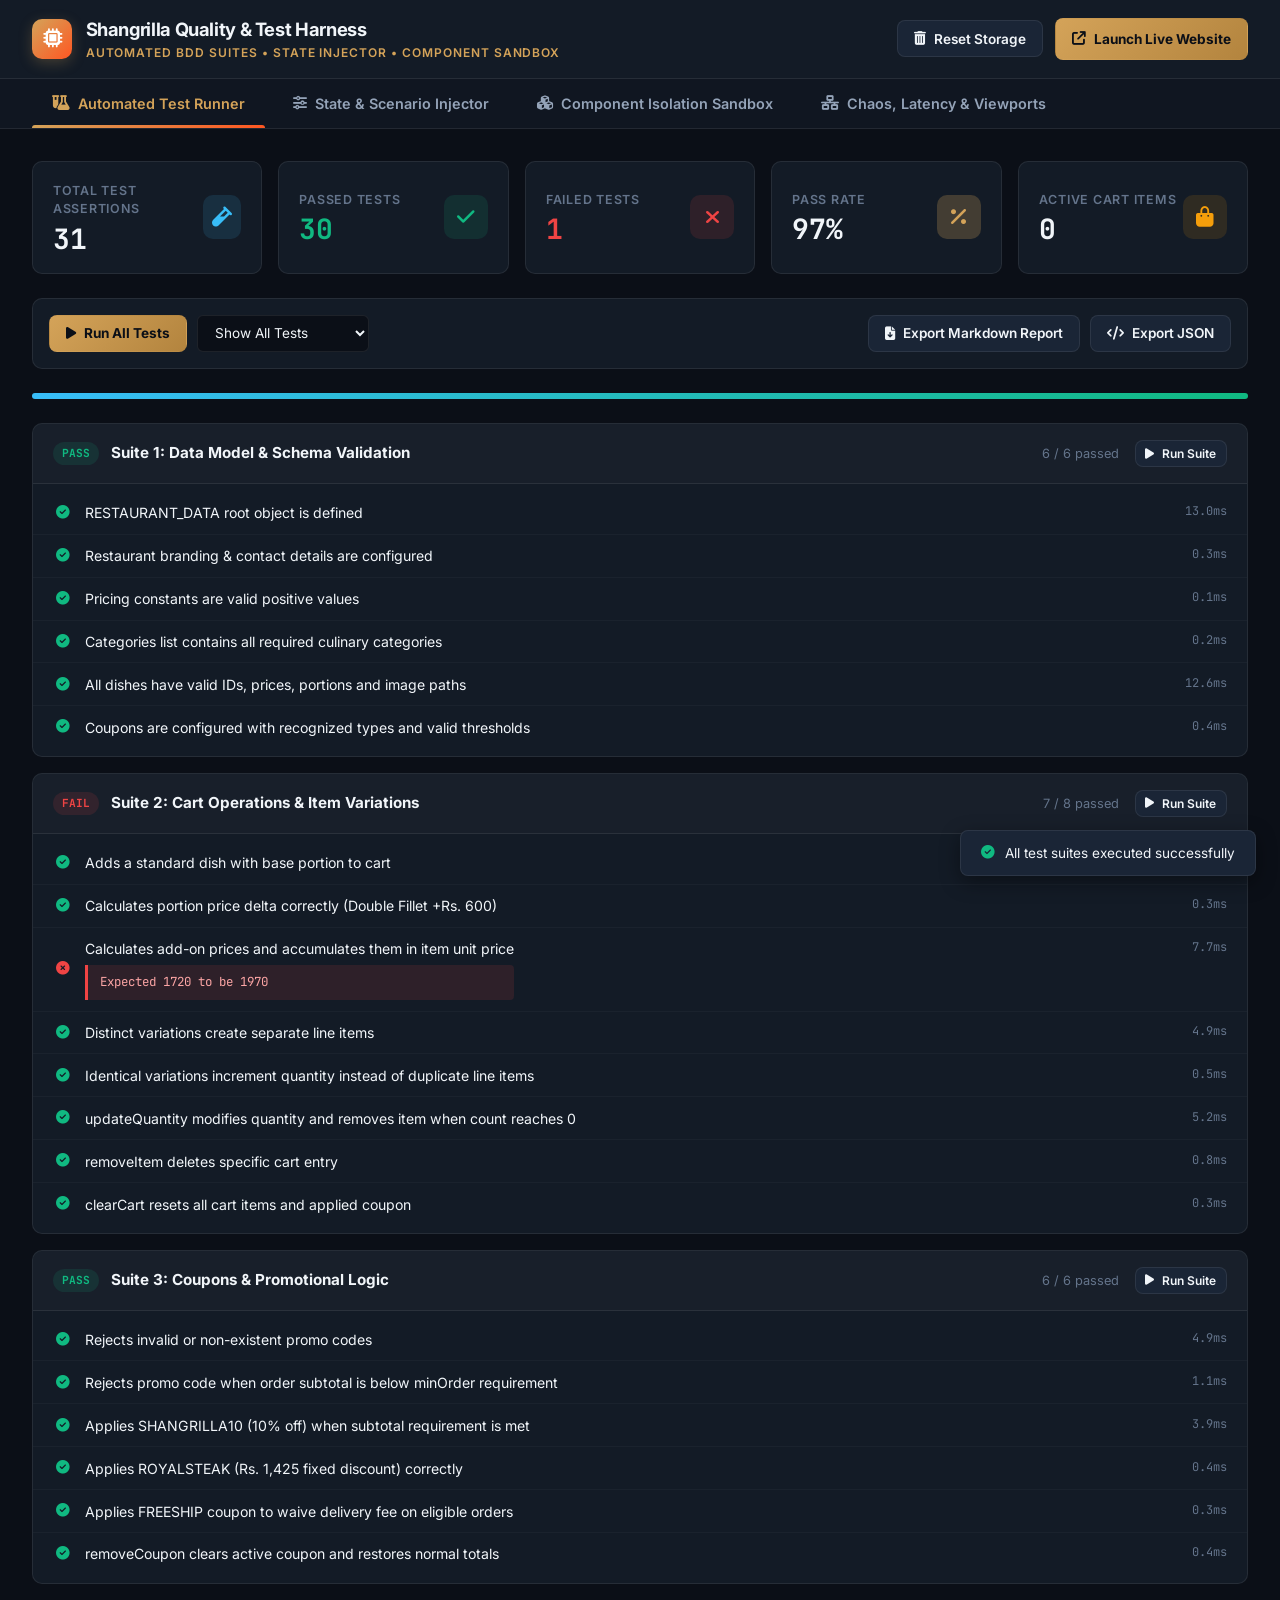
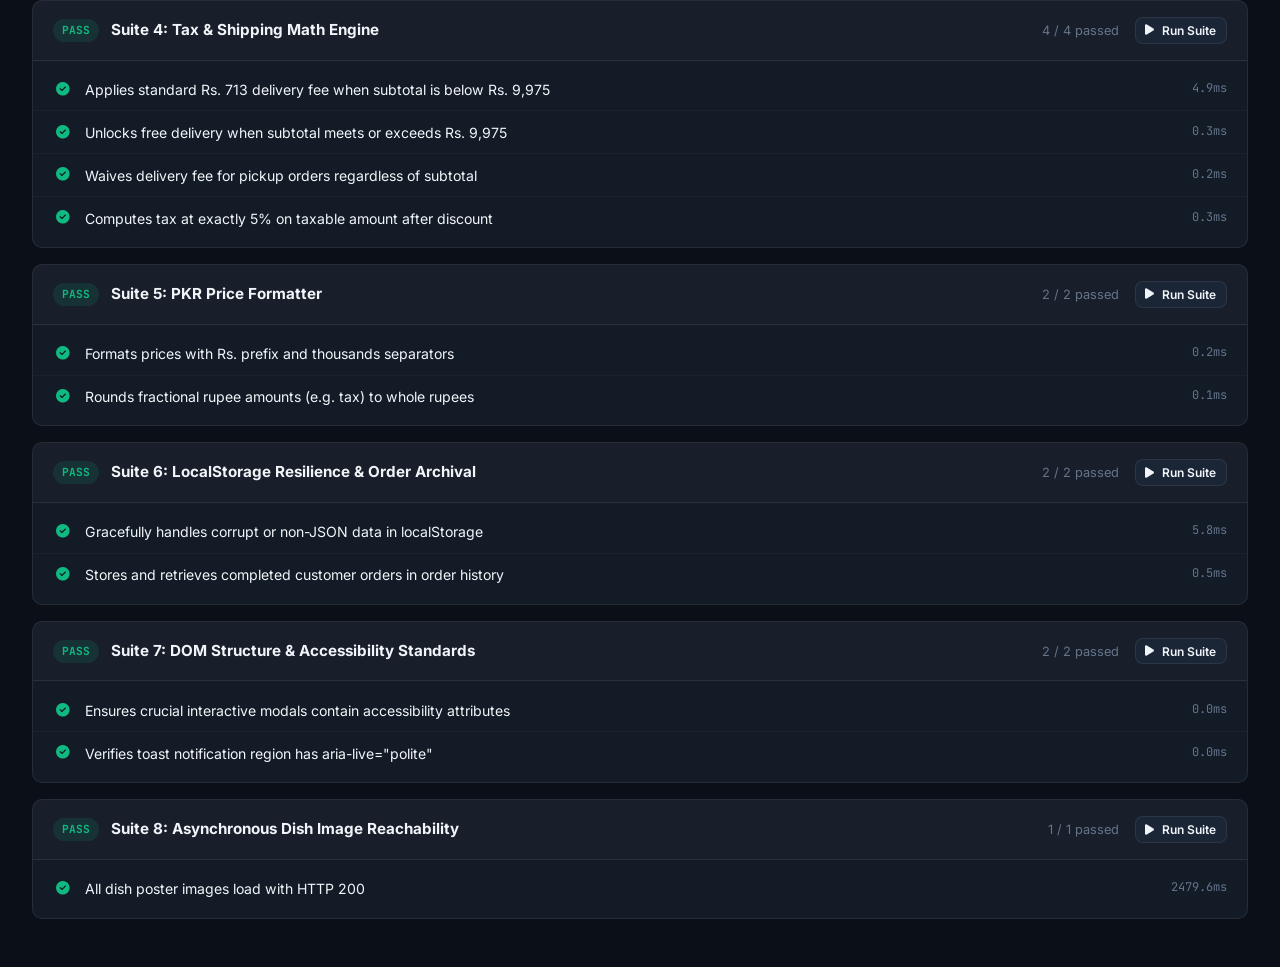
<file: harness.html>
<!DOCTYPE html>
<html lang="en">
<head>
  <meta charset="UTF-8">
  <meta name="viewport" content="width=device-width, initial-scale=1.0">
  <title>Shangrilla Gardens & BBQ | Test & Development Quality Harness</title>
  <link rel="icon" type="image/png" sizes="32x32" href="assets/images/favicon-32.png">

  <!-- Google Fonts & Font Awesome Icons -->
  <link rel="preconnect" href="https://fonts.googleapis.com">
  <link rel="preconnect" href="https://fonts.gstatic.com" crossorigin>
  <link href="https://fonts.googleapis.com/css2?family=Inter:wght@400;500;600;700&family=JetBrains+Mono:wght@400;600;700&display=swap" rel="stylesheet">
  <link rel="stylesheet" href="https://cdnjs.cloudflare.com/ajax/libs/font-awesome/6.5.1/css/all.min.css" crossorigin="anonymous" referrerpolicy="no-referrer" />

  <!-- Site Styles & Harness Styles -->
  <link rel="stylesheet" href="css/style.css">
  <link rel="stylesheet" href="css/harness.css">
</head>
<body>

  <!-- Top Sticky Header -->
  <header class="harness-header">
    <div class="harness-header-inner">
      <a href="index.html" class="harness-brand">
        <div class="harness-logo-badge">
          <i class="fa-solid fa-microchip"></i>
        </div>
        <div>
          <div class="harness-brand-title">Shangrilla Quality &amp; Test Harness</div>
          <div class="harness-brand-subtitle">Automated BDD Suites • State Injector • Component Sandbox</div>
        </div>
      </a>

      <div class="harness-header-actions">
        <button class="h-btn h-btn-secondary" id="clearAllStateBtn" title="Clear all local data and reset defaults">
          <i class="fa-solid fa-trash-can"></i>
          <span>Reset Storage</span>
        </button>
        <a href="index.html" class="h-btn h-btn-primary" target="_blank">
          <i class="fa-solid fa-arrow-up-right-from-square"></i>
          <span>Launch Live Website</span>
        </a>
      </div>
    </div>
  </header>

  <!-- Navigation Tabs -->
  <nav class="harness-nav" aria-label="Harness Navigation">
    <div class="harness-nav-inner">
      <button class="harness-tab-btn active" data-tab="tab-runner">
        <i class="fa-solid fa-flask-vial"></i>
        <span>Automated Test Runner</span>
      </button>
      <button class="harness-tab-btn" data-tab="tab-scenarios">
        <i class="fa-solid fa-sliders"></i>
        <span>State &amp; Scenario Injector</span>
      </button>
      <button class="harness-tab-btn" data-tab="tab-sandbox">
        <i class="fa-solid fa-cubes"></i>
        <span>Component Isolation Sandbox</span>
      </button>
      <button class="harness-tab-btn" data-tab="tab-chaos">
        <i class="fa-solid fa-network-wired"></i>
        <span>Chaos, Latency &amp; Viewports</span>
      </button>
    </div>
  </nav>

  <!-- Main Container -->
  <main class="harness-container">

    <!-- Executive Metrics Ribbon -->
    <section class="metrics-grid">
      <div class="metric-card">
        <div>
          <div class="metric-label">Total Test Assertions</div>
          <div class="metric-value" id="metricTotalTests">0</div>
        </div>
        <div class="metric-icon icon-cyan">
          <i class="fa-solid fa-vial"></i>
        </div>
      </div>
      <div class="metric-card">
        <div>
          <div class="metric-label">Passed Tests</div>
          <div class="metric-value" style="color:var(--h-success);" id="metricPassedTests">0</div>
        </div>
        <div class="metric-icon icon-emerald">
          <i class="fa-solid fa-check"></i>
        </div>
      </div>
      <div class="metric-card">
        <div>
          <div class="metric-label">Failed Tests</div>
          <div class="metric-value" style="color:var(--h-danger);" id="metricFailedTests">0</div>
        </div>
        <div class="metric-icon icon-crimson">
          <i class="fa-solid fa-xmark"></i>
        </div>
      </div>
      <div class="metric-card">
        <div>
          <div class="metric-label">Pass Rate</div>
          <div class="metric-value" id="metricPassRate">100%</div>
        </div>
        <div class="metric-icon icon-gold">
          <i class="fa-solid fa-percent"></i>
        </div>
      </div>
      <div class="metric-card">
        <div>
          <div class="metric-label">Active Cart Items</div>
          <div class="metric-value" id="metricCartCount">0</div>
        </div>
        <div class="metric-icon icon-amber">
          <i class="fa-solid fa-bag-shopping"></i>
        </div>
      </div>
    </section>

    <!-- ======================================================== -->
    <!-- TAB 1: AUTOMATED TEST RUNNER                             -->
    <!-- ======================================================== -->
    <div class="tab-pane active" id="tab-runner">
      <div class="harness-toolbar">
        <div class="toolbar-group">
          <button class="h-btn h-btn-primary" id="runAllTestsBtn">
            <i class="fa-solid fa-play"></i>
            <span>Run All Tests</span>
          </button>
          <select class="h-select" id="filterStatusSelect">
            <option value="all">Show All Tests</option>
            <option value="fail">Show Failures Only</option>
            <option value="pass">Show Passed Only</option>
          </select>
        </div>

        <div class="toolbar-group">
          <button class="h-btn h-btn-secondary" id="exportMarkdownReportBtn">
            <i class="fa-solid fa-file-arrow-down"></i>
            <span>Export Markdown Report</span>
          </button>
          <button class="h-btn h-btn-secondary" id="exportJsonReportBtn">
            <i class="fa-solid fa-code"></i>
            <span>Export JSON</span>
          </button>
        </div>
      </div>

      <!-- Execution Progress -->
      <div class="runner-progress-bar">
        <div class="runner-progress-fill" id="testRunnerProgressFill"></div>
      </div>

      <!-- Test Suites Container -->
      <div id="testSuitesContainer" style="margin-top:1.5rem;">
        <!-- Dynamically rendered by harness-ui.js -->
      </div>
    </div>

    <!-- ======================================================== -->
    <!-- TAB 2: STATE & SCENARIO INJECTOR                         -->
    <!-- ======================================================== -->
    <div class="tab-pane" id="tab-scenarios">
      <div class="harness-toolbar">
        <div>
          <strong style="font-size:1rem;">1-Click State Presets</strong>
          <p style="font-size:0.8rem; color:var(--h-text-dim);">Instantly configure localStorage state to reproduce and test critical checkout flows.</p>
        </div>
      </div>

      <div class="scenarios-grid">
        <!-- Preset 1 -->
        <div class="scenario-card">
          <div>
            <div class="scenario-title">
              <i class="fa-solid fa-cart-shopping" style="color:var(--h-info);"></i>
              <span>Empty Slate</span>
            </div>
            <div class="scenario-desc">Clears all items, coupons, and orders. Tests empty cart drawer and default landing state.</div>
          </div>
          <button class="h-btn h-btn-secondary" onclick="window.applyHarnessScenario('empty')">Apply State</button>
        </div>

        <!-- Preset 2 -->
        <div class="scenario-card">
          <div>
            <div class="scenario-title">
              <i class="fa-solid fa-fire" style="color:var(--h-primary);"></i>
              <span>Single Sizzler Steak</span>
            </div>
            <div class="scenario-desc">Adds 1 Truffle Mushroom Chicken Steak (Rs. 1,500) with Truffle Sauce addon (Rs. 220). Subtotal: Rs. 1,720. Delivery fee applied.</div>
          </div>
          <button class="h-btn h-btn-secondary" onclick="window.applyHarnessScenario('single-steak')">Apply State</button>
        </div>

        <!-- Preset 3 -->
        <div class="scenario-card">
          <div>
            <div class="scenario-title">
              <i class="fa-solid fa-truck-fast" style="color:var(--h-warning);"></i>
              <span>Below Free Delivery (Rs. 3,535)</span>
            </div>
            <div class="scenario-desc">Configures cart to a Rs. 3,535 subtotal (Rs. 6,440 away from free delivery). Tests the free delivery meter and remaining amount notice.</div>
          </div>
          <button class="h-btn h-btn-secondary" onclick="window.applyHarnessScenario('near-threshold')">Apply State</button>
        </div>

        <!-- Preset 4 -->
        <div class="scenario-card">
          <div>
            <div class="scenario-title">
              <i class="fa-solid fa-crown" style="color:var(--h-gold);"></i>
              <span>VIP Royal Feast (Rs. 10,000+)</span>
            </div>
            <div class="scenario-desc">Populates multiple premium steaks, handi platters, and mocktails. Unlocks free delivery (Rs. 0 delivery fee) and high order volume.</div>
          </div>
          <button class="h-btn h-btn-secondary" onclick="window.applyHarnessScenario('vip-feast')">Apply State</button>
        </div>

        <!-- Preset 5 -->
        <div class="scenario-card">
          <div>
            <div class="scenario-title">
              <i class="fa-solid fa-ticket" style="color:var(--h-success);"></i>
              <span>Promo SHANGRILLA10</span>
            </div>
            <div class="scenario-desc">Applies 10% discount promo code with an eligible cart subtotal. Tests discount calculation and promo tag removal.</div>
          </div>
          <button class="h-btn h-btn-secondary" onclick="window.applyHarnessScenario('promo-percent')">Apply State</button>
        </div>

        <!-- Preset 6 -->
        <div class="scenario-card">
          <div>
            <div class="scenario-title">
              <i class="fa-solid fa-shield-virus" style="color:var(--h-danger);"></i>
              <span>Corrupt State Test</span>
            </div>
            <div class="scenario-desc">Injects malformed JSON into localStorage to verify CartManager defensive try/catch error handling.</div>
          </div>
          <button class="h-btn h-btn-danger" onclick="window.applyHarnessScenario('corrupt')">Inject Corrupt Data</button>
        </div>
      </div>

      <!-- Live State Editor -->
      <div class="state-inspector-grid">
        <div class="code-panel">
          <div class="code-panel-header">
            <span><i class="fa-solid fa-code"></i> Live LocalStorage Cart (JSON)</span>
            <button class="h-btn h-btn-primary" style="padding:0.35rem 0.75rem; font-size:0.75rem;" id="saveCartJsonBtn">Save Changes</button>
          </div>
          <textarea id="liveCartJsonTextarea" spellcheck="false"></textarea>
        </div>

        <div class="code-panel">
          <div class="code-panel-header">
            <span><i class="fa-solid fa-clock-rotate-left"></i> Order History (JSON)</span>
            <button class="h-btn h-btn-secondary" style="padding:0.35rem 0.75rem; font-size:0.75rem;" id="clearOrderHistoryBtn">Clear Orders</button>
          </div>
          <textarea id="liveOrderHistoryJsonTextarea" spellcheck="false" readonly></textarea>
        </div>
      </div>
    </div>

    <!-- ======================================================== -->
    <!-- TAB 3: COMPONENT ISOLATION SANDBOX                       -->
    <!-- ======================================================== -->
    <div class="tab-pane" id="tab-sandbox">
      <div class="sandbox-layout">
        <!-- Sidebar Navigation -->
        <div class="sandbox-nav">
          <button class="sandbox-nav-btn active" data-sandbox="sandbox-menu-card">
            <i class="fa-solid fa-utensils"></i> Menu Card
          </button>
          <button class="sandbox-nav-btn" data-sandbox="sandbox-customizer">
            <i class="fa-solid fa-sliders"></i> Item Customizer
          </button>
          <button class="sandbox-nav-btn" data-sandbox="sandbox-receipt">
            <i class="fa-solid fa-receipt"></i> Printable Receipt
          </button>
          <button class="sandbox-nav-btn" data-sandbox="sandbox-timeline">
            <i class="fa-solid fa-timeline"></i> Order Status Tracker
          </button>
          <button class="sandbox-nav-btn" data-sandbox="sandbox-toasts">
            <i class="fa-solid fa-bell"></i> Toast Notifications
          </button>
        </div>

        <!-- Sandbox Stage -->
        <div class="sandbox-stage">
          <div class="stage-header">
            <div class="stage-title" id="sandboxStageTitle">Menu Card Component</div>
            <div id="sandboxStageControls"></div>
          </div>

          <div class="stage-preview" id="sandboxStagePreview">
            <!-- Rendered dynamically -->
          </div>
        </div>
      </div>
    </div>

    <!-- ======================================================== -->
    <!-- TAB 4: CHAOS, LATENCY & VIEWPORT SIMULATOR              -->
    <!-- ======================================================== -->
    <div class="tab-pane" id="tab-chaos">
      <div class="harness-toolbar">
        <div class="toolbar-group">
          <span style="font-size:0.85rem; font-weight:600; color:var(--h-text-dim);">Device Viewport:</span>
          <button class="h-btn h-btn-secondary" onclick="window.setViewportWidth(375)">
            <i class="fa-solid fa-mobile-screen"></i> Mobile (375px)
          </button>
          <button class="h-btn h-btn-secondary" onclick="window.setViewportWidth(768)">
            <i class="fa-solid fa-tablet-screen-button"></i> Tablet (768px)
          </button>
          <button class="h-btn h-btn-secondary" onclick="window.setViewportWidth(1200)">
            <i class="fa-solid fa-desktop"></i> Desktop (1200px)
          </button>
        </div>

        <div class="toolbar-group">
          <span style="font-size:0.85rem; font-weight:600; color:var(--h-text-dim);">Simulated Latency:</span>
          <select class="h-select" id="chaosLatencySelect" onchange="window.setSimulatedLatency(this.value)">
            <option value="0">0ms (Instant)</option>
            <option value="400">400ms (Fast 4G)</option>
            <option value="1200">1200ms (Slow 3G)</option>
            <option value="3000">3000ms (High Latency)</option>
          </select>
        </div>
      </div>

      <div class="viewport-frame-wrapper" id="viewportFrameWrapper" style="width: 100%; max-width: 1200px;">
        <iframe src="index.html" class="viewport-frame" id="previewIframe" title="Shangrilla Gardens Live Preview"></iframe>
      </div>
    </div>

  </main>

  <!-- Harness Toast Container -->
  <div class="h-toast-container" id="harnessToastContainer"></div>

  <!-- Scripts -->
  <script src="js/data.js"></script>
  <script src="js/cart.js"></script>
  <script src="js/harness-engine.js"></script>
  <script src="js/harness-suites.js"></script>
  <script src="js/harness-ui.js"></script>
</body>
</html>
</file>
<file: css/style.css>
/* ==========================================================================
   Shangrilla Gardens & BBQ - Luxury E-Commerce Stylesheet
   ========================================================================== */

/* Fonts are loaded via <link> in index.html (faster than @import) */

:root {
  --header-h: 72px;

  /* Color Palette */
  --bg-main: #0d0c0b;
  --bg-card: #181613;
  --bg-card-hover: #221f1a;
  --bg-elevated: #28241f;
  --bg-glass: rgba(24, 22, 19, 0.82);
  --bg-glass-modal: rgba(18, 16, 14, 0.95);

  --primary: #f59e0b;
  --primary-hover: #d97706;
  --primary-glow: rgba(245, 158, 11, 0.35);
  --primary-subtle: rgba(245, 158, 11, 0.12);

  --gold-accent: #fbbf24;
  --gold-gradient: linear-gradient(135deg, #f59e0b 0%, #d97706 50%, #b45309 100%);
  --gold-glow-gradient: linear-gradient(135deg, #fbbf24 0%, #f59e0b 100%);

  --text-main: #f8fafc;
  --text-muted: #a1a1aa;
  --text-dim: #71717a;

  --border-subtle: rgba(245, 158, 11, 0.15);
  --border-card: rgba(255, 255, 255, 0.08);
  --border-glow: rgba(245, 158, 11, 0.45);

  --success: #10b981;
  --spicy: #ef4444;
  --info: #38bdf8;

  /* Typography */
  --font-display: 'Cinzel', serif;
  --font-heading: 'Playfair Display', serif;
  --font-body: 'Plus Jakarta Sans', sans-serif;

  /* Transitions & Shadows */
  --transition-fast: 0.18s cubic-bezier(0.4, 0, 0.2, 1);
  --transition-normal: 0.3s cubic-bezier(0.4, 0, 0.2, 1);
  --transition-bounce: 0.4s cubic-bezier(0.34, 1.56, 0.64, 1);
  --shadow-card: 0 10px 30px -10px rgba(0, 0, 0, 0.6), 0 0 1px 1px rgba(255, 255, 255, 0.05);
  --shadow-glow: 0 12px 35px -5px rgba(245, 158, 11, 0.3);
  --shadow-modal: 0 25px 50px -12px rgba(0, 0, 0, 0.85);

  --radius-sm: 8px;
  --radius-md: 14px;
  --radius-lg: 22px;
  --radius-full: 9999px;
}

/* Reset & Base */
*, *::before, *::after {
  box-sizing: border-box;
  margin: 0;
  padding: 0;
}

html {
  scroll-behavior: smooth;
  font-size: 16px;
  -webkit-text-size-adjust: 100%;
  scroll-padding-top: calc(var(--header-h) + 12px);
}

body {
  font-family: var(--font-body);
  background-color: var(--bg-main);
  color: var(--text-main);
  line-height: 1.6;
  overflow-x: hidden;
  -webkit-tap-highlight-color: transparent;
}

/* Lock page scroll while the cart, a modal or the mobile menu is open */
body:has(.cart-overlay.open),
body:has(.modal-backdrop.open) {
  overflow: hidden;
}

:focus-visible {
  outline: 2px solid var(--primary);
  outline-offset: 2px;
}

/* Scrollbar */
::-webkit-scrollbar {
  width: 8px;
}
::-webkit-scrollbar-track {
  background: var(--bg-main);
}
::-webkit-scrollbar-thumb {
  background: var(--bg-elevated);
  border-radius: var(--radius-full);
}
::-webkit-scrollbar-thumb:hover {
  background: var(--primary);
}

a {
  color: inherit;
  text-decoration: none;
  transition: color var(--transition-fast);
}

button {
  cursor: pointer;
  border: none;
  outline: none;
  font-family: var(--font-body);
  background: none;
}

img {
  max-width: 100%;
  height: auto;
  display: block;
}

/* ==========================================================================
   Header & Navbar
   ========================================================================== */

/* Top contact bar (scrolls away; header below stays sticky) */
.top-bar {
  background: #14120f;
  border-bottom: 1px solid rgba(255, 255, 255, 0.06);
  font-size: 0.8rem;
  color: var(--text-muted);
}

.top-bar-inner {
  max-width: 1280px;
  margin: 0 auto;
  padding: 0 24px;
  height: 38px;
  display: flex;
  justify-content: space-between;
  align-items: center;
  gap: 16px;
}

.top-bar-notice {
  display: flex;
  align-items: center;
  gap: 8px;
  white-space: nowrap;
}

.status-dot {
  width: 7px;
  height: 7px;
  background-color: var(--success);
  border-radius: 50%;
  box-shadow: 0 0 0 3px rgba(16, 185, 129, 0.18);
  flex-shrink: 0;
}

.top-bar-contacts {
  display: flex;
  align-items: center;
  gap: 22px;
}

.top-bar-link {
  display: inline-flex;
  align-items: center;
  gap: 7px;
  color: var(--text-muted);
  white-space: nowrap;
  transition: color var(--transition-fast);
}

.top-bar-link i {
  color: var(--primary);
  font-size: 0.78rem;
}

.top-bar-link strong {
  color: var(--text-main);
  font-weight: 600;
  letter-spacing: 0.02em;
  margin-left: 2px;
}

.top-bar-link:hover,
.top-bar-link:hover strong {
  color: var(--primary);
}

/* Sticky main header */
.site-header {
  position: sticky;
  top: 0;
  z-index: 1000;
  background-color: var(--bg-main);
  border-bottom: 1px solid rgba(255, 255, 255, 0.07);
  transition: box-shadow var(--transition-normal), border-color var(--transition-normal);
}

.site-header.scrolled {
  border-bottom-color: var(--border-subtle);
  box-shadow: 0 8px 24px -12px rgba(0, 0, 0, 0.9);
}

.nav-container {
  max-width: 1280px;
  margin: 0 auto;
  padding: 0 24px;
  height: var(--header-h);
  display: flex;
  align-items: center;
  gap: 32px;
}

/* Brand Logo */
.brand-logo {
  display: flex;
  align-items: center;
  gap: 12px;
  flex-shrink: 0;
}

.logo-symbol {
  width: 40px;
  height: 40px;
  object-fit: contain;
  flex-shrink: 0;
}

.brand-text {
  display: flex;
  flex-direction: column;
  line-height: 1.1;
}

.brand-name {
  font-family: var(--font-display);
  font-size: 1.12rem;
  font-weight: 700;
  letter-spacing: 0.08em;
  text-transform: uppercase;
  color: var(--text-main);
  white-space: nowrap;
}

.brand-tagline {
  font-size: 0.66rem;
  font-weight: 600;
  letter-spacing: 0.26em;
  text-transform: uppercase;
  color: var(--primary);
  white-space: nowrap;
  margin-top: 3px;
}

/* Main navigation */
.main-nav {
  flex: 1;
  display: flex;
  justify-content: center;
}

.nav-links {
  display: flex;
  align-items: center;
  gap: 4px;
  list-style: none;
}

.nav-link {
  display: block;
  font-size: 0.9rem;
  font-weight: 500;
  color: var(--text-muted);
  padding: 8px 14px;
  border-radius: var(--radius-full);
  white-space: nowrap;
  transition: color var(--transition-fast), background-color var(--transition-fast);
}

.nav-link:hover {
  color: var(--text-main);
  background-color: rgba(255, 255, 255, 0.05);
}

.nav-link.active {
  color: var(--primary);
}

.mobile-nav-contacts {
  display: none;
}

/* Nav actions */
.nav-actions {
  display: flex;
  align-items: center;
  gap: 10px;
  flex-shrink: 0;
  margin-left: auto;
}

.btn-outline {
  display: inline-flex;
  align-items: center;
  justify-content: center;
  gap: 8px;
  height: 42px;
  padding: 0 18px;
  border-radius: var(--radius-full);
  border: 1px solid rgba(255, 255, 255, 0.16);
  color: var(--text-main);
  font-size: 0.88rem;
  font-weight: 600;
  white-space: nowrap;
  transition: border-color var(--transition-fast), color var(--transition-fast);
}

.btn-outline:hover {
  border-color: var(--primary);
  color: var(--primary);
}

.cart-btn {
  position: relative;
  height: 42px;
  padding: 0 18px;
  border-radius: var(--radius-full);
  background: var(--gold-gradient);
  color: #12100e;
  display: inline-flex;
  align-items: center;
  gap: 8px;
  font-size: 0.88rem;
  font-weight: 700;
  white-space: nowrap;
  transition: box-shadow var(--transition-fast), filter var(--transition-fast);
}

.cart-btn:hover {
  box-shadow: 0 6px 18px var(--primary-glow);
  filter: brightness(1.06);
}

.cart-badge {
  background: #12100e;
  color: var(--gold-accent);
  font-size: 0.72rem;
  font-weight: 800;
  min-width: 20px;
  height: 20px;
  border-radius: var(--radius-full);
  display: inline-flex;
  align-items: center;
  justify-content: center;
  padding: 0 5px;
}

.cart-badge[hidden] {
  display: none;
}

/* Hamburger (tablet & mobile only) */
.nav-toggle {
  display: none;
  width: 42px;
  height: 42px;
  border-radius: 50%;
  border: 1px solid rgba(255, 255, 255, 0.14);
  flex-direction: column;
  align-items: center;
  justify-content: center;
  gap: 4px;
}

.nav-toggle span {
  display: block;
  width: 18px;
  height: 2px;
  border-radius: 2px;
  background: var(--text-main);
  transition: transform var(--transition-fast), opacity var(--transition-fast);
}

.nav-open .nav-toggle span:nth-child(1) { transform: translateY(6px) rotate(45deg); }
.nav-open .nav-toggle span:nth-child(2) { opacity: 0; }
.nav-open .nav-toggle span:nth-child(3) { transform: translateY(-6px) rotate(-45deg); }

.icon-btn {
  width: 42px;
  height: 42px;
  border-radius: 50%;
  background: var(--bg-card);
  border: 1px solid var(--border-card);
  color: var(--text-main);
  display: flex;
  align-items: center;
  justify-content: center;
  font-size: 1rem;
  transition: all var(--transition-fast);
}

.icon-btn:hover {
  background: var(--bg-elevated);
  border-color: var(--border-glow);
  color: var(--primary);
}

.btn-primary {
  background: var(--gold-gradient);
  color: #12100e;
  font-weight: 700;
  padding: 10px 22px;
  border-radius: var(--radius-full);
  font-size: 0.92rem;
  display: inline-flex;
  align-items: center;
  gap: 8px;
  box-shadow: 0 4px 16px var(--primary-glow);
  transition: all var(--transition-fast);
}

.btn-primary:hover {
  transform: translateY(-2px);
  box-shadow: 0 8px 25px rgba(245, 158, 11, 0.45);
  background: var(--gold-glow-gradient);
}

.btn-secondary {
  background: rgba(255, 255, 255, 0.05);
  border: 1px solid var(--border-card);
  color: var(--text-main);
  font-weight: 600;
  padding: 10px 20px;
  border-radius: var(--radius-full);
  font-size: 0.92rem;
  display: inline-flex;
  align-items: center;
  gap: 8px;
  transition: all var(--transition-fast);
}

.btn-secondary:hover {
  background: rgba(255, 255, 255, 0.1);
  border-color: var(--border-subtle);
  transform: translateY(-2px);
}

/* ==========================================================================
   Hero Section
   ========================================================================== */

.hero-section {
  position: relative;
  padding: 60px 24px 80px;
  max-width: 1280px;
  margin: 0 auto;
  overflow: hidden;
}

.hero-grid {
  display: grid;
  grid-template-columns: 1.15fr 0.85fr;
  gap: 40px;
  align-items: center;
}

.hero-content {
  display: flex;
  flex-direction: column;
  gap: 20px;
}

.hero-tag {
  display: inline-flex;
  align-items: center;
  gap: 8px;
  padding: 6px 16px;
  border-radius: var(--radius-full);
  background: var(--primary-subtle);
  border: 1px solid var(--border-subtle);
  color: var(--primary);
  font-size: 0.85rem;
  font-weight: 600;
  letter-spacing: 0.05em;
  width: fit-content;
}

.hero-title {
  font-family: var(--font-heading);
  font-size: 3.4rem;
  line-height: 1.12;
  font-weight: 700;
  letter-spacing: -0.01em;
}

.hero-title .highlight {
  background: var(--gold-glow-gradient);
  -webkit-background-clip: text;
  -webkit-text-fill-color: transparent;
  display: block;
}

.hero-subtitle {
  font-size: 1.15rem;
  color: var(--text-muted);
  max-width: 540px;
  line-height: 1.65;
}

.hero-badges {
  display: flex;
  flex-wrap: wrap;
  gap: 12px;
  margin-top: 4px;
}

.hero-badge-item {
  display: flex;
  align-items: center;
  gap: 8px;
  padding: 6px 14px;
  background: var(--bg-card);
  border: 1px solid var(--border-card);
  border-radius: var(--radius-full);
  font-size: 0.82rem;
  color: var(--text-main);
}

.hero-badge-item i {
  color: var(--primary);
}

.hero-cta {
  display: flex;
  align-items: center;
  gap: 16px;
  margin-top: 10px;
}

/* Hero Showcase Card (Truffle Mushroom Steak) */
.hero-visual {
  position: relative;
}

.featured-poster-card {
  position: relative;
  background: var(--bg-card);
  border: 1px solid var(--border-subtle);
  border-radius: var(--radius-lg);
  overflow: hidden;
  box-shadow: var(--shadow-card), 0 0 40px -10px var(--primary-glow);
  transition: transform var(--transition-normal), box-shadow var(--transition-normal);
}

.featured-poster-card:hover {
  transform: translateY(-6px);
  box-shadow: var(--shadow-card), 0 0 50px -5px rgba(245, 158, 11, 0.45);
}

.poster-image-wrapper {
  position: relative;
  overflow: hidden;
  aspect-ratio: 4/5;
}

.poster-image-wrapper img {
  width: 100%;
  height: 100%;
  object-fit: cover;
  transition: transform 0.6s cubic-bezier(0.2, 0.8, 0.2, 1);
}

.featured-poster-card:hover .poster-image-wrapper img {
  transform: scale(1.04);
}

.poster-overlay {
  position: absolute;
  inset: 0;
  background: linear-gradient(to top, rgba(13, 12, 11, 0.95) 0%, rgba(13, 12, 11, 0.2) 50%, rgba(13, 12, 11, 0.6) 100%);
  display: flex;
  flex-direction: column;
  justify-content: space-between;
  padding: 24px;
}

.poster-top-badge {
  display: flex;
  justify-content: space-between;
  align-items: center;
}

.ribbon {
  background: var(--gold-gradient);
  color: #12100e;
  font-weight: 800;
  font-size: 0.75rem;
  letter-spacing: 0.08em;
  text-transform: uppercase;
  padding: 6px 14px;
  border-radius: var(--radius-full);
  box-shadow: 0 4px 12px rgba(245, 158, 11, 0.4);
}

.live-sizzle-pill {
  display: flex;
  align-items: center;
  gap: 6px;
  background: rgba(0, 0, 0, 0.78);
  border: 1px solid var(--border-card);
  padding: 6px 12px;
  border-radius: var(--radius-full);
  font-size: 0.75rem;
  color: #fca5a5;
}

.poster-bottom-details {
  display: flex;
  flex-direction: column;
  gap: 8px;
}

.poster-dish-title {
  font-family: var(--font-heading);
  font-size: 1.55rem;
  font-weight: 700;
  line-height: 1.2;
}

.poster-dish-desc {
  font-size: 0.85rem;
  color: var(--text-muted);
  display: -webkit-box;
  -webkit-line-clamp: 2;
  -webkit-box-orient: vertical;
  overflow: hidden;
}

.poster-action-bar {
  display: flex;
  align-items: center;
  justify-content: space-between;
  margin-top: 10px;
  padding-top: 12px;
  border-top: 1px solid rgba(255, 255, 255, 0.1);
}

.poster-price {
  display: flex;
  flex-direction: column;
}

.poster-price .label {
  font-size: 0.72rem;
  color: var(--text-dim);
  text-transform: uppercase;
}

.poster-price .amount {
  font-size: 1.45rem;
  font-weight: 800;
  color: var(--gold-accent);
}

/* Floating Card decoration */
.floating-stat-card {
  position: absolute;
  bottom: -20px;
  left: -20px;
  background: rgba(24, 22, 19, 0.96);
  border: 1px solid var(--border-subtle);
  padding: 12px 18px;
  border-radius: var(--radius-md);
  display: flex;
  align-items: center;
  gap: 12px;
  box-shadow: var(--shadow-card);
}

.stat-icon {
  width: 36px;
  height: 36px;
  border-radius: 50%;
  background: var(--primary-subtle);
  color: var(--primary);
  display: flex;
  align-items: center;
  justify-content: center;
  font-size: 1.1rem;
}

/* ==========================================================================
   Category Navigation & Menu Filter Bar
   ========================================================================== */

.menu-section {
  max-width: 1280px;
  margin: 0 auto;
  padding: 40px 24px 80px;
}

.section-header {
  text-align: center;
  max-width: 680px;
  margin: 0 auto 36px;
}

.section-subtitle {
  font-size: 0.85rem;
  font-weight: 700;
  text-transform: uppercase;
  letter-spacing: 0.15em;
  color: var(--primary);
  margin-bottom: 8px;
}

.section-title {
  font-family: var(--font-heading);
  font-size: 2.5rem;
  font-weight: 700;
  line-height: 1.2;
}

.section-desc {
  color: var(--text-muted);
  margin-top: 10px;
  font-size: 0.98rem;
}

/* Sticky Category Filter Tabs */
.filter-controls-wrap {
  position: sticky;
  top: var(--header-h);
  z-index: 900;
  background: var(--bg-main);
  border-top: 1px solid var(--border-card);
  border-bottom: 1px solid var(--border-subtle);
  margin: 0 -24px 32px;
  padding: 14px 24px;
}

.filter-controls-inner {
  max-width: 1280px;
  margin: 0 auto;
  display: flex;
  flex-direction: column;
  gap: 16px;
}

.category-tabs {
  display: flex;
  align-items: center;
  gap: 10px;
  overflow-x: auto;
  padding-bottom: 4px;
  scrollbar-width: none;
}
.category-tabs::-webkit-scrollbar {
  display: none;
}

/* Desktop: arrow buttons + edge fades appear only when more tabs are off-screen */
.category-tabs-wrap {
  position: relative;
}

.category-tabs-wrap::before,
.category-tabs-wrap::after {
  content: "";
  position: absolute;
  top: 0;
  bottom: 4px;
  width: 72px;
  z-index: 2;
  pointer-events: none;
  opacity: 0;
  transition: opacity var(--transition-fast);
}

.category-tabs-wrap::before {
  left: 0;
  background: linear-gradient(90deg, var(--bg-main) 35%, transparent);
}

.category-tabs-wrap::after {
  right: 0;
  background: linear-gradient(270deg, var(--bg-main) 35%, transparent);
}

.category-tabs-wrap.can-scroll-left::before,
.category-tabs-wrap.can-scroll-right::after {
  opacity: 1;
}

.category-scroll-btn {
  position: absolute;
  top: calc(50% - 2px);
  z-index: 3;
  width: 36px;
  height: 36px;
  border-radius: 50%;
  background: var(--bg-elevated);
  border: 1px solid var(--border-subtle);
  color: var(--gold-accent);
  font-size: 0.8rem;
  display: flex;
  align-items: center;
  justify-content: center;
  box-shadow: 0 4px 14px rgba(0, 0, 0, 0.55);
  opacity: 0;
  visibility: hidden;
  transform: translateY(-50%);
  transition: opacity var(--transition-fast), visibility var(--transition-fast),
    background var(--transition-fast), color var(--transition-fast);
}

.category-scroll-btn.prev { left: 0; }
.category-scroll-btn.next { right: 0; }

.category-scroll-btn:hover {
  background: var(--primary);
  color: #12100e;
}

.category-tabs-wrap.can-scroll-left .category-scroll-btn.prev,
.category-tabs-wrap.can-scroll-right .category-scroll-btn.next {
  opacity: 1;
  visibility: visible;
}

.category-tab-btn {
  padding: 10px 18px;
  border-radius: var(--radius-full);
  background: var(--bg-card);
  border: 1px solid var(--border-card);
  color: var(--text-muted);
  font-size: 0.88rem;
  font-weight: 600;
  display: flex;
  align-items: center;
  gap: 8px;
  white-space: nowrap;
  transition: all var(--transition-fast);
}

.category-tab-btn:hover {
  background: var(--bg-elevated);
  color: var(--text-main);
  border-color: var(--border-subtle);
}

.category-tab-btn.active {
  background: var(--gold-gradient);
  color: #12100e;
  border-color: var(--primary);
  box-shadow: 0 4px 14px var(--primary-glow);
}

/* Search and Sort Sub-Bar */
.search-sort-bar {
  display: flex;
  align-items: center;
  justify-content: space-between;
  gap: 16px;
  flex-wrap: wrap;
}

.search-box {
  position: relative;
  flex: 1;
  min-width: 260px;
  max-width: 440px;
}

.search-box i {
  position: absolute;
  left: 14px;
  top: 50%;
  transform: translateY(-50%);
  color: var(--text-dim);
  font-size: 0.95rem;
}

.search-input {
  width: 100%;
  padding: 10px 40px 10px 42px;
  background: var(--bg-card);
  border: 1px solid var(--border-card);
  border-radius: var(--radius-full);
  color: var(--text-main);
  font-size: 0.9rem;
  outline: none;
  transition: all var(--transition-fast);
}

.search-input:focus {
  border-color: var(--primary);
  box-shadow: 0 0 0 3px var(--primary-subtle);
  background: var(--bg-elevated);
}

.search-clear-btn {
  position: absolute;
  right: 12px;
  top: 50%;
  transform: translateY(-50%);
  color: var(--text-dim);
  font-size: 0.85rem;
  display: none;
}

.search-clear-btn.visible {
  display: block;
}

.filter-pills {
  display: flex;
  align-items: center;
  gap: 10px;
}

.sort-select {
  padding: 9px 16px;
  background: var(--bg-card);
  border: 1px solid var(--border-card);
  border-radius: var(--radius-full);
  color: var(--text-main);
  font-size: 0.85rem;
  font-weight: 500;
  outline: none;
  cursor: pointer;
  transition: all var(--transition-fast);
}

.sort-select:hover, .sort-select:focus {
  border-color: var(--primary);
}

/* ==========================================================================
   Menu Items Grid
   ========================================================================== */

.menu-grid {
  display: grid;
  grid-template-columns: repeat(auto-fill, minmax(min(100%, 320px), 1fr));
  gap: 28px;
}

/* Skip layout/paint work for off-screen cards (129 dishes) */
.food-card {
  content-visibility: auto;
  contain-intrinsic-size: auto 560px;
}

.food-card {
  background: var(--bg-card);
  border: 1px solid var(--border-card);
  border-radius: var(--radius-lg);
  overflow: hidden;
  display: flex;
  flex-direction: column;
  box-shadow: var(--shadow-card);
  transition: all var(--transition-normal);
  position: relative;
}

.food-card:hover {
  transform: translateY(-6px);
  border-color: var(--border-subtle);
  box-shadow: 0 16px 36px -10px rgba(0, 0, 0, 0.7), 0 0 20px -5px var(--primary-glow);
}

.card-media {
  position: relative;
  aspect-ratio: 16/11;
  overflow: hidden;
  background: var(--bg-elevated);
  cursor: pointer;
}

.card-media img {
  width: 100%;
  height: 100%;
  object-fit: cover;
  transition: transform 0.5s cubic-bezier(0.2, 0.8, 0.2, 1);
}

.food-card:hover .card-media img {
  transform: scale(1.06);
}

.card-badge {
  position: absolute;
  top: 12px;
  left: 12px;
  background: var(--gold-gradient);
  color: #12100e;
  font-weight: 800;
  font-size: 0.72rem;
  letter-spacing: 0.05em;
  text-transform: uppercase;
  padding: 4px 10px;
  border-radius: var(--radius-full);
  box-shadow: 0 4px 10px rgba(0, 0, 0, 0.5);
  z-index: 2;
}

.card-rating-pill {
  position: absolute;
  top: 12px;
  right: 12px;
  background: rgba(0, 0, 0, 0.78);
  border: 1px solid rgba(255, 255, 255, 0.1);
  padding: 4px 10px;
  border-radius: var(--radius-full);
  font-size: 0.75rem;
  font-weight: 700;
  color: var(--gold-accent);
  display: flex;
  align-items: center;
  gap: 4px;
  z-index: 2;
}

.card-body {
  padding: 20px;
  display: flex;
  flex-direction: column;
  flex: 1;
}

.card-subtitle {
  font-size: 0.78rem;
  color: var(--primary);
  font-weight: 600;
  text-transform: uppercase;
  letter-spacing: 0.08em;
  margin-bottom: 4px;
}

.card-title {
  font-family: var(--font-heading);
  font-size: 1.25rem;
  font-weight: 700;
  line-height: 1.3;
  margin-bottom: 8px;
  cursor: pointer;
  transition: color var(--transition-fast);
}

.card-title:hover {
  color: var(--primary);
}

.card-desc {
  font-size: 0.88rem;
  color: var(--text-muted);
  line-height: 1.55;
  margin-bottom: 14px;
  display: -webkit-box;
  -webkit-line-clamp: 2;
  -webkit-box-orient: vertical;
  overflow: hidden;
  flex: 1;
}

.card-dietary-tags {
  display: flex;
  flex-wrap: wrap;
  gap: 6px;
  margin-bottom: 16px;
}

.dietary-tag {
  font-size: 0.72rem;
  padding: 3px 8px;
  background: rgba(255, 255, 255, 0.05);
  border: 1px solid var(--border-card);
  border-radius: var(--radius-full);
  color: var(--text-dim);
}

.card-footer {
  display: flex;
  align-items: center;
  justify-content: space-between;
  padding-top: 14px;
  border-top: 1px solid rgba(255, 255, 255, 0.06);
}

.card-price {
  display: flex;
  flex-direction: column;
}

.card-price .price-val {
  font-size: 1.35rem;
  font-weight: 800;
  color: var(--gold-accent);
}

.card-actions {
  display: flex;
  align-items: center;
  gap: 8px;
}

.btn-card-order {
  padding: 8px 16px;
  border-radius: var(--radius-full);
  background: var(--gold-gradient);
  color: #12100e;
  font-size: 0.85rem;
  font-weight: 700;
  display: inline-flex;
  align-items: center;
  gap: 6px;
  transition: all var(--transition-fast);
}

.btn-card-order:hover {
  transform: translateY(-2px);
  box-shadow: 0 4px 14px var(--primary-glow);
}

.btn-card-view {
  width: 36px;
  height: 36px;
  border-radius: 50%;
  background: rgba(255, 255, 255, 0.05);
  border: 1px solid var(--border-card);
  color: var(--text-muted);
  display: flex;
  align-items: center;
  justify-content: center;
  font-size: 0.85rem;
  transition: all var(--transition-fast);
}

.btn-card-view:hover {
  color: var(--primary);
  border-color: var(--primary);
  background: var(--bg-elevated);
}

/* Empty State */
.menu-empty {
  grid-column: 1 / -1;
  text-align: center;
  padding: 60px 20px;
  color: var(--text-muted);
}
.menu-empty i {
  font-size: 3rem;
  color: var(--text-dim);
  margin-bottom: 14px;
}

/* ==========================================================================
   Promotional Banner / Sizzler Experience Showcase
   ========================================================================== */

.brand-story-section {
  max-width: 1280px;
  margin: 40px auto 80px;
  padding: 0 24px;
}

.story-card {
  background: linear-gradient(135deg, #1b1713 0%, #241d15 100%);
  border: 1px solid var(--border-subtle);
  border-radius: var(--radius-lg);
  padding: 48px;
  display: grid;
  grid-template-columns: 1fr 1fr;
  gap: 48px;
  align-items: center;
  box-shadow: var(--shadow-card);
  position: relative;
  overflow: hidden;
}

.story-card::before {
  content: "";
  position: absolute;
  top: -50px;
  right: -50px;
  width: 250px;
  height: 250px;
  background: radial-gradient(circle, var(--primary-glow) 0%, transparent 70%);
  opacity: 0.5;
  pointer-events: none;
}

.story-content {
  display: flex;
  flex-direction: column;
  gap: 16px;
}

.story-content h3 {
  font-family: var(--font-heading);
  font-size: 2.2rem;
  line-height: 1.25;
}

.story-features {
  display: grid;
  grid-template-columns: 1fr 1fr;
  gap: 16px;
  margin-top: 12px;
}

.story-feat-item {
  display: flex;
  align-items: flex-start;
  gap: 12px;
}

.story-feat-item i {
  font-size: 1.2rem;
  color: var(--primary);
  margin-top: 4px;
}

.story-feat-item h4 {
  font-size: 0.95rem;
  font-weight: 700;
  margin-bottom: 2px;
}

.story-feat-item p {
  font-size: 0.8rem;
  color: var(--text-muted);
}

.story-gallery-preview {
  display: grid;
  grid-template-columns: 1fr 1fr;
  gap: 16px;
}

.story-img-wrap {
  border-radius: var(--radius-md);
  overflow: hidden;
  aspect-ratio: 1;
  border: 1px solid var(--border-card);
}

.story-img-wrap img {
  width: 100%;
  height: 100%;
  object-fit: cover;
  transition: transform 0.4s ease;
}

.story-img-wrap:hover img {
  transform: scale(1.08);
}

/* ==========================================================================
   Table Reservation Section
   ========================================================================== */

.reservation-section {
  max-width: 1280px;
  margin: 0 auto 80px;
  padding: 0 24px;
}

.reservation-card {
  background: var(--bg-card);
  border: 1px solid var(--border-subtle);
  border-radius: var(--radius-lg);
  padding: 40px;
  box-shadow: var(--shadow-card);
}

.reservation-grid {
  display: grid;
  grid-template-columns: 1fr 1.2fr;
  gap: 40px;
  align-items: center;
}

.booking-form {
  display: grid;
  grid-template-columns: 1fr 1fr;
  gap: 18px;
}

.form-group {
  display: flex;
  flex-direction: column;
  gap: 6px;
}

.form-group.full-width {
  grid-column: 1 / -1;
}

/* Let grid columns shrink below long <select> option text on small screens */
.reservation-grid > *,
.booking-form > *,
.form-group {
  min-width: 0;
}

.form-control {
  width: 100%;
  max-width: 100%;
}

.form-group label {
  font-size: 0.82rem;
  font-weight: 600;
  color: var(--text-muted);
  text-transform: uppercase;
  letter-spacing: 0.05em;
}

.form-control {
  padding: 12px 16px;
  background: var(--bg-elevated);
  border: 1px solid var(--border-card);
  border-radius: var(--radius-sm);
  color: var(--text-main);
  font-family: var(--font-body);
  font-size: 0.92rem;
  outline: none;
  transition: all var(--transition-fast);
}

.form-control:focus {
  border-color: var(--primary);
  box-shadow: 0 0 0 3px var(--primary-subtle);
}

/* ==========================================================================
   Slide-Over Cart Drawer
   ========================================================================== */

.cart-overlay {
  position: fixed;
  inset: 0;
  background: rgba(0, 0, 0, 0.78);
  z-index: 2000;
  opacity: 0;
  visibility: hidden;
  transition: all var(--transition-normal);
}

.cart-overlay.open {
  opacity: 1;
  visibility: visible;
}

.cart-drawer {
  position: fixed;
  top: 0;
  right: 0;
  bottom: 0;
  width: 100%;
  max-width: 440px;
  background: var(--bg-card);
  border-left: 1px solid var(--border-subtle);
  z-index: 2001;
  display: flex;
  flex-direction: column;
  box-shadow: -10px 0 30px rgba(0, 0, 0, 0.7);
  transform: translateX(100%);
  transition: transform var(--transition-normal);
}

.cart-overlay.open .cart-drawer {
  transform: translateX(0);
}

.cart-drawer-header {
  padding: 20px 24px;
  border-bottom: 1px solid var(--border-card);
  display: flex;
  align-items: center;
  justify-content: space-between;
}

.cart-header-title {
  font-family: var(--font-heading);
  font-size: 1.35rem;
  font-weight: 700;
  display: flex;
  align-items: center;
  gap: 10px;
}

.close-btn {
  width: 36px;
  height: 36px;
  border-radius: 50%;
  background: var(--bg-elevated);
  color: var(--text-muted);
  display: flex;
  align-items: center;
  justify-content: center;
  font-size: 1rem;
  transition: all var(--transition-fast);
}

.close-btn:hover {
  background: var(--spicy);
  color: #fff;
}

/* Free Delivery Progress */
.free-shipping-bar {
  background: var(--bg-elevated);
  padding: 12px 24px;
  border-bottom: 1px solid var(--border-card);
}

.free-shipping-text {
  font-size: 0.8rem;
  color: var(--text-muted);
  display: flex;
  justify-content: space-between;
  margin-bottom: 6px;
}

.free-shipping-progress {
  height: 6px;
  background: rgba(255, 255, 255, 0.1);
  border-radius: var(--radius-full);
  overflow: hidden;
}

.free-shipping-fill {
  height: 100%;
  background: var(--gold-gradient);
  border-radius: var(--radius-full);
  transition: width var(--transition-normal);
}

.cart-items-list {
  flex: 1;
  overflow-y: auto;
  padding: 20px 24px;
  display: flex;
  flex-direction: column;
  gap: 16px;
}

.cart-item-row {
  display: grid;
  grid-template-columns: 64px 1fr auto;
  gap: 14px;
  padding-bottom: 16px;
  border-bottom: 1px solid rgba(255, 255, 255, 0.05);
}

.cart-item-img {
  width: 64px;
  height: 64px;
  border-radius: var(--radius-sm);
  overflow: hidden;
  border: 1px solid var(--border-card);
}

.cart-item-img img {
  width: 100%;
  height: 100%;
  object-fit: cover;
}

.cart-item-info {
  display: flex;
  flex-direction: column;
  gap: 4px;
}

.cart-item-name {
  font-weight: 600;
  font-size: 0.95rem;
  line-height: 1.25;
}

.cart-item-variation {
  font-size: 0.75rem;
  color: var(--text-muted);
}

.cart-item-addons {
  font-size: 0.72rem;
  color: var(--primary);
}

.cart-item-note {
  font-size: 0.7rem;
  color: var(--text-dim);
  font-style: italic;
  overflow-wrap: anywhere;
}

.cart-item-ctrls {
  display: flex;
  align-items: center;
  gap: 8px;
  margin-top: 6px;
}

.qty-btn {
  width: 26px;
  height: 26px;
  border-radius: var(--radius-sm);
  background: var(--bg-elevated);
  border: 1px solid var(--border-card);
  color: var(--text-main);
  display: flex;
  align-items: center;
  justify-content: center;
  font-size: 0.8rem;
  transition: all var(--transition-fast);
}

.qty-btn:hover {
  border-color: var(--primary);
  color: var(--primary);
}

.qty-val {
  font-size: 0.85rem;
  font-weight: 700;
  min-width: 18px;
  text-align: center;
}

.cart-item-price-side {
  display: flex;
  flex-direction: column;
  align-items: flex-end;
  justify-content: space-between;
}

.cart-item-total {
  font-size: 1rem;
  font-weight: 700;
  color: var(--gold-accent);
}

.cart-item-remove {
  font-size: 0.8rem;
  color: var(--text-dim);
  transition: color var(--transition-fast);
}

.cart-item-remove:hover {
  color: var(--spicy);
}

/* Empty Cart View */
.cart-empty-state {
  text-align: center;
  padding: 60px 20px;
  display: flex;
  flex-direction: column;
  align-items: center;
  gap: 14px;
}

.cart-empty-state i {
  font-size: 3.5rem;
  color: var(--text-dim);
}

/* Drawer Footer */
.cart-drawer-footer {
  padding: 20px 24px;
  border-top: 1px solid var(--border-card);
  background: var(--bg-card);
}

/* Promo Code Box */
.coupon-box {
  display: flex;
  gap: 8px;
  margin-bottom: 16px;
}

.coupon-input {
  flex: 1;
  padding: 8px 14px;
  background: var(--bg-elevated);
  border: 1px solid var(--border-card);
  border-radius: var(--radius-sm);
  color: var(--text-main);
  font-size: 0.85rem;
  text-transform: uppercase;
  outline: none;
}

.coupon-btn {
  padding: 8px 16px;
  background: rgba(255, 255, 255, 0.08);
  border: 1px solid var(--border-card);
  border-radius: var(--radius-sm);
  color: var(--text-main);
  font-size: 0.82rem;
  font-weight: 600;
  transition: all var(--transition-fast);
}

.coupon-btn:hover {
  background: var(--primary-subtle);
  border-color: var(--primary);
  color: var(--primary);
}

.applied-coupon-pill {
  display: flex;
  align-items: center;
  justify-content: space-between;
  background: rgba(16, 185, 129, 0.1);
  border: 1px solid rgba(16, 185, 129, 0.3);
  padding: 6px 12px;
  border-radius: var(--radius-sm);
  margin-bottom: 14px;
  font-size: 0.8rem;
  color: var(--success);
}

/* Bill Breakdown */
.bill-summary {
  display: flex;
  flex-direction: column;
  gap: 8px;
  margin-bottom: 16px;
  font-size: 0.88rem;
}

.bill-row {
  display: flex;
  justify-content: space-between;
  color: var(--text-muted);
}

.bill-row.total {
  font-size: 1.15rem;
  font-weight: 800;
  color: var(--text-main);
  border-top: 1px dashed rgba(255, 255, 255, 0.1);
  padding-top: 8px;
}

.bill-row.total .val {
  color: var(--gold-accent);
}

/* ==========================================================================
   Modals (Customization, Checkout, Order Tracker)
   ========================================================================== */

.modal-backdrop {
  position: fixed;
  inset: 0;
  background: rgba(0, 0, 0, 0.85);
  z-index: 3000;
  display: flex;
  align-items: center;
  justify-content: center;
  padding: 20px;
  opacity: 0;
  visibility: hidden;
  transition: all var(--transition-normal);
}

.modal-backdrop.open {
  opacity: 1;
  visibility: visible;
}

.modal-container {
  background: var(--bg-card);
  border: 1px solid var(--border-subtle);
  border-radius: var(--radius-lg);
  max-width: 760px;
  width: 100%;
  max-height: 90vh;
  overflow-y: auto;
  box-shadow: var(--shadow-modal);
  transform: scale(0.95);
  transition: transform var(--transition-bounce);
  position: relative;
}

.modal-backdrop.open .modal-container {
  transform: scale(1);
}

.modal-close {
  position: absolute;
  top: 16px;
  right: 16px;
  width: 36px;
  height: 36px;
  border-radius: 50%;
  background: rgba(0, 0, 0, 0.6);
  color: var(--text-main);
  display: flex;
  align-items: center;
  justify-content: center;
  z-index: 10;
  transition: all var(--transition-fast);
}

.modal-close:hover {
  background: var(--spicy);
  transform: rotate(90deg);
}

/* Product Customizer Layout */
.customizer-grid {
  display: grid;
  grid-template-columns: 1fr 1.2fr;
}

.customizer-media {
  position: relative;
  background: #000;
}

.customizer-media img {
  width: 100%;
  height: 100%;
  object-fit: cover;
}

.customizer-content {
  padding: 30px;
  display: flex;
  flex-direction: column;
  gap: 20px;
}

.customizer-heading h3 {
  font-family: var(--font-heading);
  font-size: 1.6rem;
  font-weight: 700;
  line-height: 1.2;
}

.customizer-heading .subtitle {
  color: var(--primary);
  font-size: 0.85rem;
  margin-top: 4px;
}

.customizer-desc {
  font-size: 0.88rem;
  color: var(--text-muted);
  line-height: 1.5;
}

.option-group-title {
  font-size: 0.82rem;
  font-weight: 700;
  text-transform: uppercase;
  letter-spacing: 0.08em;
  color: var(--text-muted);
  margin-bottom: 8px;
  display: flex;
  justify-content: space-between;
}

.portion-options, .spice-options {
  display: flex;
  flex-direction: column;
  gap: 8px;
}

.option-label-card {
  display: flex;
  align-items: center;
  justify-content: space-between;
  padding: 10px 14px;
  background: var(--bg-elevated);
  border: 1px solid var(--border-card);
  border-radius: var(--radius-sm);
  cursor: pointer;
  transition: all var(--transition-fast);
}

.option-label-card:hover {
  border-color: var(--border-subtle);
}

.option-label-card input[type="radio"],
.option-label-card input[type="checkbox"] {
  accent-color: var(--primary);
  margin-right: 10px;
}

.option-label-card.selected {
  border-color: var(--primary);
  background: var(--primary-subtle);
}

.customizer-footer {
  display: flex;
  align-items: center;
  justify-content: space-between;
  gap: 16px;
  padding-top: 16px;
  border-top: 1px solid rgba(255, 255, 255, 0.08);
}

/* Checkout Modal */
.checkout-tabs {
  display: flex;
  border-bottom: 1px solid var(--border-card);
}

.checkout-tab-btn {
  flex: 1;
  padding: 14px;
  text-align: center;
  font-weight: 600;
  font-size: 0.9rem;
  color: var(--text-muted);
  border-bottom: 2px solid transparent;
  transition: all var(--transition-fast);
}

.checkout-tab-btn.active {
  color: var(--primary);
  border-bottom-color: var(--primary);
  background: var(--primary-subtle);
}

.checkout-body {
  padding: 30px;
}

.payment-options-grid {
  display: grid;
  grid-template-columns: repeat(3, 1fr);
  gap: 12px;
  margin-top: 8px;
}

.payment-card-opt {
  padding: 14px 10px;
  border: 1px solid var(--border-card);
  background: var(--bg-elevated);
  border-radius: var(--radius-sm);
  text-align: center;
  cursor: pointer;
  transition: all var(--transition-fast);
}

.payment-card-opt:hover, .payment-card-opt.selected {
  border-color: var(--primary);
  background: var(--primary-subtle);
}

.payment-card-opt i {
  font-size: 1.4rem;
  color: var(--primary);
  margin-bottom: 6px;
  display: block;
}

/* ==========================================================================
   Order Tracker & Receipt
   ========================================================================== */

.tracker-wrap {
  padding: 36px 30px;
  text-align: center;
}

.success-pulse-icon {
  width: 72px;
  height: 72px;
  border-radius: 50%;
  background: rgba(16, 185, 129, 0.15);
  border: 2px solid var(--success);
  color: var(--success);
  display: flex;
  align-items: center;
  justify-content: center;
  font-size: 2.2rem;
  margin: 0 auto 16px;
  animation: pulseGlow 2s infinite;
}

@keyframes pulseGlow {
  0%, 100% { box-shadow: 0 0 0 0 rgba(16, 185, 129, 0.4); }
  50% { box-shadow: 0 0 0 16px rgba(16, 185, 129, 0); }
}

.order-timeline {
  display: grid;
  grid-template-columns: repeat(4, 1fr);
  gap: 8px;
  margin: 32px 0 24px;
  position: relative;
}

.order-timeline::before {
  content: "";
  position: absolute;
  top: 18px;
  left: 10%;
  right: 10%;
  height: 2px;
  background: var(--bg-elevated);
  z-index: 1;
}

.timeline-step {
  position: relative;
  z-index: 2;
  display: flex;
  flex-direction: column;
  align-items: center;
  gap: 8px;
}

.timeline-icon-circle {
  width: 36px;
  height: 36px;
  border-radius: 50%;
  background: var(--bg-card);
  border: 2px solid var(--border-card);
  display: flex;
  align-items: center;
  justify-content: center;
  font-size: 0.85rem;
  color: var(--text-dim);
  transition: all var(--transition-normal);
}

.timeline-step.completed .timeline-icon-circle {
  background: var(--success);
  border-color: var(--success);
  color: #fff;
}

.timeline-step.active .timeline-icon-circle {
  background: var(--primary);
  border-color: var(--gold-accent);
  color: #12100e;
  box-shadow: 0 0 16px var(--primary-glow);
  animation: pulseDot 2s infinite;
}

.timeline-label {
  font-size: 0.75rem;
  font-weight: 600;
  color: var(--text-muted);
}

.timeline-step.active .timeline-label {
  color: var(--primary);
}

/* Processing: amber icon with a slowly spinning dashed ring */
.timeline-step.processing .timeline-icon-circle {
  position: relative;
  border-color: transparent;
  color: var(--primary);
  background: var(--primary-subtle);
}

.timeline-step.processing .timeline-icon-circle::after {
  content: "";
  position: absolute;
  inset: -2px;
  border-radius: 50%;
  border: 2px dashed var(--primary);
  opacity: 0.75;
  animation: timelineSpin 6s linear infinite;
}

.timeline-step.processing .timeline-label {
  color: var(--text-muted);
}

@keyframes timelineSpin {
  to { transform: rotate(360deg); }
}

@media (prefers-reduced-motion: reduce) {
  .timeline-step.processing .timeline-icon-circle::after { animation: none; }
}

.tracker-rep-notice {
  display: inline-flex;
  align-items: center;
  gap: 10px;
  margin-top: 14px;
  padding: 10px 16px;
  border-radius: var(--radius-md);
  background: rgba(16, 185, 129, 0.1);
  border: 1px solid rgba(16, 185, 129, 0.35);
  color: var(--text-main);
  font-size: 0.86rem;
  text-align: left;
}

.tracker-rep-notice i {
  color: var(--success);
  font-size: 1.1rem;
  flex-shrink: 0;
}

.tracker-rep-notice strong {
  color: var(--gold-accent);
}

/* Digital Invoice Receipt */
.receipt-paper {
  background: #1e1b17;
  border: 1px dashed var(--border-subtle);
  border-radius: var(--radius-md);
  padding: 24px;
  text-align: left;
  margin-top: 24px;
  font-size: 0.88rem;
}

.receipt-header {
  display: flex;
  justify-content: space-between;
  border-bottom: 1px solid rgba(255, 255, 255, 0.08);
  padding-bottom: 12px;
  margin-bottom: 12px;
}

.receipt-row {
  display: flex;
  justify-content: space-between;
  margin-bottom: 6px;
  color: var(--text-muted);
}

.receipt-total {
  border-top: 1px solid rgba(255, 255, 255, 0.1);
  padding-top: 10px;
  margin-top: 10px;
  display: flex;
  justify-content: space-between;
  font-weight: 800;
  font-size: 1.1rem;
  color: var(--gold-accent);
}

/* ==========================================================================
   Reviews & Testimonials
   ========================================================================== */

.reviews-section {
  max-width: 1280px;
  margin: 0 auto 80px;
  padding: 0 24px;
}

.reviews-grid {
  display: grid;
  grid-template-columns: repeat(auto-fit, minmax(min(100%, 320px), 1fr));
  gap: 24px;
}

.review-card {
  background: var(--bg-card);
  border: 1px solid var(--border-card);
  border-radius: var(--radius-md);
  padding: 24px;
  display: flex;
  flex-direction: column;
  gap: 12px;
  box-shadow: var(--shadow-card);
}

.review-stars {
  color: var(--gold-accent);
  font-size: 0.88rem;
}

.review-text {
  font-size: 0.92rem;
  color: var(--text-muted);
  font-style: italic;
  line-height: 1.6;
  flex: 1;
}

.review-author {
  display: flex;
  align-items: center;
  justify-content: space-between;
  font-size: 0.82rem;
  border-top: 1px solid rgba(255, 255, 255, 0.05);
  padding-top: 10px;
}

.review-author-name {
  font-weight: 700;
  color: var(--text-main);
}

.review-dish-tag {
  color: var(--primary);
  font-size: 0.75rem;
}

/* ==========================================================================
   Toast Notifications
   ========================================================================== */

.toast-container {
  position: fixed;
  bottom: 24px;
  right: 24px; /* right side: the WhatsApp widget sits bottom-left */
  z-index: 9999;
  display: flex;
  flex-direction: column;
  gap: 10px;
  pointer-events: none;
}

.toast {
  pointer-events: auto;
  background: var(--bg-elevated);
  border: 1px solid var(--border-subtle);
  color: var(--text-main);
  padding: 12px 18px;
  border-radius: var(--radius-md);
  box-shadow: 0 10px 30px rgba(0, 0, 0, 0.8);
  display: flex;
  align-items: center;
  gap: 12px;
  font-size: 0.88rem;
  font-weight: 500;
  min-width: 280px;
  max-width: 400px;
  transform: translateY(20px);
  opacity: 0;
  animation: slideToast 0.3s forwards ease-out;
}

@keyframes slideToast {
  to {
    transform: translateY(0);
    opacity: 1;
  }
}

.toast.toast-success i {
  color: var(--success);
}
.toast.toast-error i {
  color: var(--spicy);
}

/* ==========================================================================
   Footer
   ========================================================================== */

.site-footer {
  background: #090807;
  border-top: 1px solid var(--border-subtle);
  padding: 60px 24px 30px;
  color: var(--text-muted);
}

.footer-inner {
  max-width: 1280px;
  margin: 0 auto;
  display: grid;
  grid-template-columns: 1.5fr 1fr 1fr 1.2fr;
  gap: 40px;
  margin-bottom: 40px;
}

.footer-col h4 {
  font-family: var(--font-heading);
  color: var(--text-main);
  font-size: 1.15rem;
  margin-bottom: 18px;
  position: relative;
}

.footer-col h4::after {
  content: "";
  position: absolute;
  bottom: -6px;
  left: 0;
  width: 32px;
  height: 2px;
  background: var(--primary);
}

.footer-links {
  list-style: none;
  display: flex;
  flex-direction: column;
  gap: 10px;
  font-size: 0.88rem;
}

.footer-links a:hover {
  color: var(--primary);
  padding-left: 4px;
}

.footer-bottom {
  max-width: 1280px;
  margin: 0 auto;
  padding-top: 24px;
  border-top: 1px solid rgba(255, 255, 255, 0.06);
  display: flex;
  align-items: center;
  justify-content: space-between;
  font-size: 0.82rem;
  flex-wrap: wrap;
  gap: 12px;
}

/* ==========================================================================
   Responsive Breakpoints
   ========================================================================== */

/* Smaller desktops: tighten the nav */
@media (max-width: 1200px) {
  .nav-container { gap: 20px; }
  .nav-link { padding: 8px 10px; }
}

/* Tablet & mobile: collapsible navigation */
@media (max-width: 1024px) {
  :root { --header-h: 64px; }

  .nav-toggle { display: inline-flex; }

  /* Drop-down panel anchored to the bottom of the sticky header */
  .main-nav {
    position: absolute;
    top: 100%;
    left: 0;
    right: 0;
    max-height: calc(100dvh - var(--header-h));
    overflow-y: auto;
    flex-direction: column;
    justify-content: flex-start;
    gap: 16px;
    padding: 12px 20px 24px;
    background: #0f0e0c;
    border-bottom: 1px solid var(--border-subtle);
    box-shadow: 0 24px 40px -12px rgba(0, 0, 0, 0.9);
    opacity: 0;
    visibility: hidden;
    transform: translateY(-8px);
    transition: opacity var(--transition-fast), transform var(--transition-fast), visibility var(--transition-fast);
  }

  .nav-open .main-nav {
    opacity: 1;
    visibility: visible;
    transform: translateY(0);
  }

  .nav-links {
    flex-direction: column;
    align-items: stretch;
    gap: 2px;
  }

  .nav-link {
    padding: 14px 12px;
    font-size: 1rem;
    border-radius: var(--radius-sm);
  }

  .nav-link.active {
    background: var(--primary-subtle);
  }

  .mobile-nav-contacts {
    display: grid;
    gap: 8px;
    padding-top: 16px;
    border-top: 1px solid rgba(255, 255, 255, 0.07);
  }

  .mobile-contact-link {
    display: flex;
    align-items: center;
    gap: 14px;
    padding: 12px;
    border-radius: var(--radius-sm);
    background: var(--bg-card);
    border: 1px solid var(--border-card);
    font-weight: 700;
    font-size: 0.95rem;
  }

  .mobile-contact-link i {
    width: 36px;
    height: 36px;
    border-radius: 50%;
    display: inline-flex;
    align-items: center;
    justify-content: center;
    background: var(--primary-subtle);
    color: var(--primary);
    flex-shrink: 0;
  }

  .mobile-contact-link.whatsapp i {
    background: rgba(37, 211, 102, 0.14);
    color: #25D366;
  }

  .mobile-contact-link span {
    display: flex;
    flex-direction: column;
    line-height: 1.3;
  }

  .mobile-contact-link small {
    font-size: 0.72rem;
    font-weight: 500;
    color: var(--text-muted);
  }

  .hero-grid {
    grid-template-columns: 1fr;
    gap: 48px;
  }
  .hero-visual {
    max-width: 520px;
    width: 100%;
    margin: 0 auto;
  }
  .story-card {
    grid-template-columns: 1fr;
  }
  .reservation-grid {
    grid-template-columns: 1fr;
  }
  .footer-inner {
    grid-template-columns: 1fr 1fr;
  }
}

@media (max-width: 768px) {
  .top-bar { display: none; }

  .nav-container { padding: 0 16px; gap: 12px; }

  .hero-section { padding: 32px 16px 56px; }
  .hero-content { gap: 16px; }
  .hero-title { font-size: 2.3rem; }
  .hero-subtitle { font-size: 1rem; }
  .hero-badges { gap: 8px; }
  .hero-badge-item { font-size: 0.78rem; padding: 6px 12px; }
  .hero-cta { flex-wrap: wrap; gap: 12px; }
  .hero-cta > a { flex: 1 1 100%; justify-content: center; padding: 14px 18px; white-space: nowrap; }
  .floating-stat-card { left: 12px; bottom: -18px; padding: 10px 14px; }
  .poster-overlay { padding: 18px; }
  .poster-dish-title { font-size: 1.3rem; }

  .section-header { margin-bottom: 24px; }
  .section-title { font-size: 1.9rem; }
  .section-desc { font-size: 0.92rem; }

  .menu-section { padding: 24px 16px 56px; }
  .filter-controls-wrap {
    margin: 0 -16px 24px;
    padding: 10px 16px;
  }
  .filter-controls-inner { gap: 10px; }
  .category-tabs { gap: 8px; margin: 0 -16px; padding: 0 16px 2px; scroll-padding: 0 16px; }
  /* Phones swipe the tabs, so no arrows or fades */
  .category-scroll-btn,
  .category-tabs-wrap::before,
  .category-tabs-wrap::after { display: none; }
  .category-tab-btn { padding: 8px 14px; font-size: 0.82rem; }
  .search-sort-bar { flex-wrap: nowrap; gap: 8px; }
  .search-box { min-width: 0; max-width: none; }
  .search-input { padding-top: 9px; padding-bottom: 9px; }
  .sort-select { width: 128px; flex-shrink: 0; padding: 9px 10px; }
  .search-input { padding-right: 32px; }
  .menu-grid { gap: 18px; }
  .card-body { padding: 16px; }
  .card-media { aspect-ratio: 16/10; }

  .brand-story-section,
  .reservation-section,
  .reviews-section,
  .social-share-section { padding: 0 16px; margin-bottom: 56px; }
  .story-card { padding: 24px 20px; gap: 28px; }
  .story-content h3 { font-size: 1.7rem; }
  .story-gallery-preview { gap: 10px; }
  .reservation-card { padding: 24px 20px; }
  .reservation-grid h2 { font-size: 1.7rem !important; }

  .customizer-grid {
    grid-template-columns: 1fr;
  }
  .customizer-media {
    max-height: 220px;
  }
  .customizer-media img { max-height: 220px; }
  .customizer-content { padding: 20px; gap: 16px; }
  .customizer-footer {
    position: sticky;
    bottom: 0;
    background: var(--bg-card);
    margin: 0 -20px -20px;
    padding: 14px 20px;
  }
  .customizer-footer .btn-primary { flex: 1; justify-content: center; }

  .modal-backdrop { padding: 0; align-items: flex-end; }
  .modal-container {
    max-height: 94dvh;
    border-radius: var(--radius-lg) var(--radius-lg) 0 0;
  }
  .checkout-body { padding: 20px; }
  .checkout-tab-btn { padding: 12px 6px; font-size: 0.8rem; }
  .checkout-tab-btn i { display: block; margin: 0 auto 4px; }
  .tracker-wrap { padding: 28px 18px; }

  .booking-form {
    grid-template-columns: 1fr;
  }
  .payment-options-grid {
    grid-template-columns: repeat(3, 1fr);
    gap: 8px;
  }
  .payment-card-opt { padding: 12px 6px; }

  .cart-drawer-header,
  .cart-items-list,
  .cart-drawer-footer { padding-left: 16px; padding-right: 16px; }
  .free-shipping-bar { padding-left: 16px; padding-right: 16px; }

  /* 16px inputs stop iOS Safari from zooming on focus */
  .form-control,
  .search-input,
  .coupon-input,
  .sort-select { font-size: 16px; }

  .footer-inner {
    grid-template-columns: 1fr;
    gap: 28px;
  }
  .site-footer { padding: 44px 16px 96px; }
  .footer-bottom { flex-direction: column; align-items: flex-start; }

  .order-timeline {
    grid-template-columns: repeat(4, 1fr);
    gap: 4px;
  }
  .order-timeline::before { left: 12%; right: 12%; }
  .timeline-label { font-size: 0.68rem; }

  .toast-container { left: 12px; right: 12px; bottom: 84px; }
  .toast { min-width: 0; max-width: none; }
}

@media (max-width: 560px) {
  .nav-reserve-btn { display: none; }
}

@media (max-width: 400px) {
  .brand-name { font-size: 0.98rem; letter-spacing: 0.06em; }
  .brand-tagline { font-size: 0.6rem; letter-spacing: 0.2em; }
  .logo-symbol { width: 36px; height: 36px; }
  .cart-btn { padding: 0 14px; }
  .cart-label { display: none; }
  .hero-title { font-size: 2rem; }
  .story-features { grid-template-columns: 1fr; }
  .payment-options-grid { grid-template-columns: 1fr; }
}

/* Respect users who turn off animations */
@media (prefers-reduced-motion: reduce) {
  html { scroll-behavior: auto; }
  *, *::before, *::after {
    animation-duration: 0.01ms !important;
    animation-iteration-count: 1 !important;
    transition-duration: 0.01ms !important;
  }
}

/* ==========================================================================
   Floating WhatsApp Button & Tooltip
   ========================================================================== */

.floating-whatsapp-wrap {
  --wa-btn-size: 60px;
  --wa-edge: 28px;
  position: fixed;
  bottom: var(--wa-edge);
  left: var(--wa-edge);
  z-index: 2500;
  display: flex;
  align-items: flex-end;
  gap: 10px;
}

.floating-whatsapp-btn {
  width: var(--wa-btn-size);
  height: var(--wa-btn-size);
  flex-shrink: 0;
  border-radius: 50%;
  background: linear-gradient(135deg, #25D366 0%, #128C7E 100%);
  color: #ffffff;
  display: flex;
  align-items: center;
  justify-content: center;
  font-size: 2rem;
  box-shadow: 0 8px 25px rgba(37, 211, 102, 0.45);
  position: relative;
  transition: all var(--transition-bounce);
  text-decoration: none;
}

.floating-whatsapp-btn:hover {
  transform: scale(1.1) rotate(5deg);
  box-shadow: 0 12px 30px rgba(37, 211, 102, 0.65);
}

/* Icon swap: WhatsApp logo <-> close (X) */
.floating-whatsapp-btn .wa-icon-open,
.floating-whatsapp-btn .wa-icon-close {
  transition: transform var(--transition-bounce), opacity var(--transition-fast);
}

.floating-whatsapp-btn .wa-icon-close {
  position: absolute;
  font-size: 1.45rem;
  opacity: 0;
  transform: rotate(-90deg) scale(0.5);
}

.floating-whatsapp-wrap.open .wa-icon-open {
  opacity: 0;
  transform: rotate(90deg) scale(0.5);
}

.floating-whatsapp-wrap.open .wa-icon-close {
  opacity: 1;
  transform: none;
}

.floating-whatsapp-wrap.open .whatsapp-pulse-ring {
  display: none;
}

.floating-whatsapp-wrap.open .floating-whatsapp-btn:hover {
  transform: scale(1.06);
}

/* Expanding message box */
.wa-chat-box {
  display: flex;
  align-items: flex-end;
  gap: 6px;
  width: 320px;
  max-width: calc(100vw - (var(--wa-edge) * 2) - var(--wa-btn-size) - 10px);
  min-height: var(--wa-btn-size);
  padding: 8px 8px 8px 18px;
  background: var(--bg-card);
  border: 1px solid rgba(37, 211, 102, 0.4);
  border-radius: calc(var(--wa-btn-size) / 2);
  box-shadow: 0 12px 32px rgba(0, 0, 0, 0.6), 0 0 0 4px rgba(37, 211, 102, 0.07);
  transform-origin: left bottom;
  transform: translateX(-16px) scale(0.85);
  opacity: 0;
  visibility: hidden;
  pointer-events: none;
  transition: transform 0.25s ease, opacity 0.2s ease, visibility 0s linear 0.25s,
    border-color var(--transition-fast);
}

.floating-whatsapp-wrap.open .wa-chat-box {
  transform: none;
  opacity: 1;
  visibility: visible;
  pointer-events: auto;
  transition: transform var(--transition-bounce), opacity 0.2s ease, visibility 0s,
    border-color var(--transition-fast);
}

.wa-chat-box:focus-within {
  border-color: #25D366;
}

.wa-chat-input {
  flex: 1;
  min-width: 0;
  height: 44px;
  max-height: 110px;
  padding: 11px 0;
  background: transparent;
  border: none;
  outline: none;
  resize: none;
  color: var(--text-main);
  font-family: var(--font-body);
  font-size: 0.92rem;
  line-height: 22px;
  overflow-y: auto;
}

.wa-chat-input::placeholder {
  color: var(--text-dim);
}

.wa-send-btn {
  width: 44px;
  height: 44px;
  flex-shrink: 0;
  border-radius: 50%;
  background: linear-gradient(135deg, #25D366 0%, #128C7E 100%);
  color: #ffffff;
  display: flex;
  align-items: center;
  justify-content: center;
  font-size: 1rem;
  transition: transform var(--transition-fast), opacity var(--transition-fast);
}

.wa-send-btn:hover {
  transform: scale(1.08);
}

/* Dim the send button until something is typed */
.wa-chat-box:has(.wa-chat-input:placeholder-shown) .wa-send-btn {
  opacity: 0.55;
}

.wa-chat-box.wa-shake {
  animation: waShake 0.4s ease;
}

@keyframes waShake {
  0%, 100% { translate: 0; }
  25% { translate: -6px; }
  50% { translate: 6px; }
  75% { translate: -3px; }
}

.whatsapp-pulse-ring {
  position: absolute;
  inset: -6px;
  border: 2px solid #25D366;
  border-radius: 50%;
  animation: waPulse 2s cubic-bezier(0.24, 0, 0.38, 1) infinite;
  opacity: 0.8;
  pointer-events: none;
}

@keyframes waPulse {
  0% { transform: scale(0.95); opacity: 0.9; }
  50% { transform: scale(1.25); opacity: 0; }
  100% { transform: scale(0.95); opacity: 0; }
}

/* ==========================================================================
   Social Media Sharing Section
   ========================================================================== */

.social-share-section {
  max-width: 1280px;
  margin: 0 auto 80px;
  padding: 0 24px;
}

.share-card {
  background: linear-gradient(135deg, #1b1814 0%, #231f18 100%);
  border: 1px solid var(--border-subtle);
  border-radius: var(--radius-lg);
  padding: 36px 40px;
  display: flex;
  align-items: center;
  justify-content: space-between;
  gap: 32px;
  box-shadow: var(--shadow-card);
  flex-wrap: wrap;
}

.share-content {
  flex: 1;
  min-width: 280px;
}

.share-content h3 {
  font-family: var(--font-heading);
  font-size: 1.8rem;
  margin: 8px 0;
  line-height: 1.25;
}

.share-content p {
  color: var(--text-muted);
  font-size: 0.92rem;
}

.share-buttons-group {
  display: flex;
  align-items: center;
  gap: 12px;
  flex-wrap: wrap;
}

.share-btn {
  display: inline-flex;
  align-items: center;
  gap: 8px;
  padding: 10px 18px;
  border-radius: var(--radius-full);
  font-size: 0.88rem;
  font-weight: 600;
  color: #ffffff;
  border: none;
  cursor: pointer;
  transition: all var(--transition-fast);
  text-decoration: none;
  box-shadow: 0 4px 12px rgba(0, 0, 0, 0.4);
}

.share-btn:hover {
  transform: translateY(-3px);
  filter: brightness(1.15);
}

.share-btn.share-whatsapp {
  background: #25D366;
  box-shadow: 0 4px 14px rgba(37, 211, 102, 0.35);
}

.share-btn.share-facebook {
  background: #1877F2;
  box-shadow: 0 4px 14px rgba(24, 119, 242, 0.35);
}

.share-btn.share-instagram {
  background: linear-gradient(45deg, #F58529 0%, #DD2A7B 50%, #8134AF 100%);
  box-shadow: 0 4px 14px rgba(221, 42, 123, 0.35);
}

@media (max-width: 768px) {
  .share-card {
    padding: 24px 20px;
    flex-direction: column;
    align-items: flex-start;
  }
  .share-buttons-group { gap: 8px; }
  .share-btn { padding: 9px 14px; font-size: 0.82rem; }
  .floating-whatsapp-wrap { --wa-btn-size: 54px; --wa-edge: 16px; bottom: 18px; }
  .floating-whatsapp-btn { font-size: 1.75rem; }
  .wa-chat-box { width: calc(100vw - (var(--wa-edge) * 2) - var(--wa-btn-size) - 10px); padding: 5px 5px 5px 16px; }
  /* 16px stops iOS from zooming in when the box gets focus */
  .wa-chat-input { font-size: 1rem; }
}

@media (max-width: 1024px) {
  /* Hide the floating WhatsApp button while the mobile menu (which has a WhatsApp link) is open */
  .nav-open .floating-whatsapp-wrap { display: none; }
}
</file>
<file: css/harness.css>
/* Shangrilla Gardens & BBQ - Test & Development Harness Stylesheet */

:root {
  --h-bg: #0b0f17;
  --h-surface: #131b26;
  --h-surface-elevated: #1a2536;
  --h-border: rgba(255, 255, 255, 0.08);
  --h-border-focus: rgba(212, 163, 89, 0.5);

  --h-gold: #d4a359;
  --h-gold-glow: rgba(212, 163, 89, 0.25);
  --h-primary: #ff5722;
  --h-success: #10b981;
  --h-success-bg: rgba(16, 185, 129, 0.12);
  --h-danger: #ef4444;
  --h-danger-bg: rgba(239, 68, 68, 0.12);
  --h-warning: #f59e0b;
  --h-warning-bg: rgba(245, 158, 11, 0.12);
  --h-info: #38bdf8;
  --h-info-bg: rgba(56, 189, 248, 0.12);

  --h-text: #f1f5f9;
  --h-text-muted: #94a3b8;
  --h-text-dim: #64748b;

  --h-font-sans: 'Inter', -apple-system, BlinkMacSystemFont, 'Segoe UI', Roboto, sans-serif;
  --h-font-mono: 'JetBrains Mono', 'Fira Code', 'Consolas', monospace;
  --h-radius: 10px;
  --h-radius-lg: 14px;
}

* {
  box-sizing: border-box;
  margin: 0;
  padding: 0;
}

body {
  background-color: var(--h-bg);
  color: var(--h-text);
  font-family: var(--h-font-sans);
  line-height: 1.5;
  min-height: 100vh;
  display: flex;
  flex-direction: column;
}

/* Header & Top Bar */
.harness-header {
  background: var(--h-surface);
  border-bottom: 1px solid var(--h-border);
  padding: 1rem 2rem;
  position: sticky;
  top: 0;
  z-index: 100;
  backdrop-filter: blur(12px);
}

.harness-header-inner {
  max-width: 1400px;
  margin: 0 auto;
  display: flex;
  align-items: center;
  justify-content: space-between;
  gap: 1.5rem;
}

.harness-brand {
  display: flex;
  align-items: center;
  gap: 0.85rem;
  text-decoration: none;
  color: inherit;
}

.harness-logo-badge {
  background: linear-gradient(135deg, var(--h-gold), var(--h-primary));
  width: 40px;
  height: 40px;
  border-radius: 10px;
  display: flex;
  align-items: center;
  justify-content: center;
  font-size: 1.2rem;
  color: #fff;
  box-shadow: 0 4px 14px var(--h-gold-glow);
}

.harness-brand-title {
  font-size: 1.15rem;
  font-weight: 700;
  letter-spacing: -0.02em;
}

.harness-brand-subtitle {
  font-size: 0.75rem;
  color: var(--h-gold);
  text-transform: uppercase;
  letter-spacing: 0.08em;
  font-weight: 600;
}

.harness-header-actions {
  display: flex;
  align-items: center;
  gap: 0.75rem;
}

/* Nav Tabs */
.harness-nav {
  background: rgba(19, 27, 38, 0.7);
  border-bottom: 1px solid var(--h-border);
  padding: 0 2rem;
}

.harness-nav-inner {
  max-width: 1400px;
  margin: 0 auto;
  display: flex;
  gap: 0.5rem;
  overflow-x: auto;
}

.harness-tab-btn {
  background: transparent;
  border: none;
  color: var(--h-text-muted);
  font-family: inherit;
  font-size: 0.9rem;
  font-weight: 600;
  padding: 1rem 1.25rem;
  cursor: pointer;
  display: flex;
  align-items: center;
  gap: 0.5rem;
  position: relative;
  transition: all 0.2s ease;
  white-space: nowrap;
}

.harness-tab-btn:hover {
  color: var(--h-text);
}

.harness-tab-btn.active {
  color: var(--h-gold);
}

.harness-tab-btn.active::after {
  content: '';
  position: absolute;
  bottom: 0;
  left: 0;
  right: 0;
  height: 3px;
  background: linear-gradient(90deg, var(--h-gold), var(--h-primary));
  border-radius: 3px 3px 0 0;
}

/* Main Container */
.harness-container {
  max-width: 1400px;
  width: 100%;
  margin: 0 auto;
  padding: 2rem;
  flex: 1;
}

.tab-pane {
  display: none;
}

.tab-pane.active {
  display: block;
  animation: fadeIn 0.25s ease-out;
}

@keyframes fadeIn {
  from { opacity: 0; transform: translateY(4px); }
  to { opacity: 1; transform: translateY(0); }
}

/* Dashboard Metrics Ribbon */
.metrics-grid {
  display: grid;
  grid-template-columns: repeat(auto-fit, minmax(220px, 1fr));
  gap: 1rem;
  margin-bottom: 1.5rem;
}

.metric-card {
  background: var(--h-surface);
  border: 1px solid var(--h-border);
  border-radius: var(--h-radius);
  padding: 1.25rem;
  display: flex;
  align-items: center;
  justify-content: space-between;
  transition: transform 0.2s, border-color 0.2s;
}

.metric-card:hover {
  border-color: rgba(255, 255, 255, 0.16);
  transform: translateY(-2px);
}

.metric-label {
  font-size: 0.78rem;
  text-transform: uppercase;
  letter-spacing: 0.06em;
  color: var(--h-text-dim);
  font-weight: 600;
  margin-bottom: 0.35rem;
}

.metric-value {
  font-size: 1.75rem;
  font-weight: 700;
  line-height: 1;
  font-family: var(--h-font-mono);
}

.metric-icon {
  width: 44px;
  height: 44px;
  border-radius: 10px;
  display: flex;
  align-items: center;
  justify-content: center;
  font-size: 1.25rem;
}

.icon-emerald { background: var(--h-success-bg); color: var(--h-success); }
.icon-crimson { background: var(--h-danger-bg); color: var(--h-danger); }
.icon-amber   { background: var(--h-warning-bg); color: var(--h-warning); }
.icon-cyan    { background: var(--h-info-bg); color: var(--h-info); }
.icon-gold    { background: var(--h-gold-glow); color: var(--h-gold); }

/* Control Toolbars */
.harness-toolbar {
  background: var(--h-surface);
  border: 1px solid var(--h-border);
  border-radius: var(--h-radius);
  padding: 1rem;
  display: flex;
  flex-wrap: wrap;
  align-items: center;
  justify-content: space-between;
  gap: 1rem;
  margin-bottom: 1.5rem;
}

.toolbar-group {
  display: flex;
  align-items: center;
  gap: 0.6rem;
  flex-wrap: wrap;
}

/* Buttons */
.h-btn {
  display: inline-flex;
  align-items: center;
  gap: 0.5rem;
  padding: 0.6rem 1rem;
  border-radius: 8px;
  font-size: 0.85rem;
  font-weight: 600;
  font-family: inherit;
  cursor: pointer;
  border: 1px solid transparent;
  transition: all 0.2s ease;
  text-decoration: none;
}

.h-btn-primary {
  background: linear-gradient(135deg, var(--h-gold), #b3843e);
  color: #0b0f17;
  font-weight: 700;
}
.h-btn-primary:hover {
  filter: brightness(1.1);
  box-shadow: 0 4px 12px var(--h-gold-glow);
}

.h-btn-secondary {
  background: var(--h-surface-elevated);
  border-color: var(--h-border);
  color: var(--h-text);
}
.h-btn-secondary:hover {
  background: rgba(255, 255, 255, 0.08);
  border-color: rgba(255, 255, 255, 0.2);
}

.h-btn-danger {
  background: var(--h-danger-bg);
  color: var(--h-danger);
  border-color: rgba(239, 68, 68, 0.3);
}
.h-btn-danger:hover {
  background: rgba(239, 68, 68, 0.2);
}

.h-btn-success {
  background: var(--h-success-bg);
  color: var(--h-success);
  border-color: rgba(16, 185, 129, 0.3);
}
.h-btn-success:hover {
  background: rgba(16, 185, 129, 0.2);
}

.h-input, .h-select {
  background: var(--h-bg);
  border: 1px solid var(--h-border);
  color: var(--h-text);
  padding: 0.55rem 0.85rem;
  border-radius: 6px;
  font-size: 0.85rem;
  font-family: inherit;
  outline: none;
}
.h-input:focus, .h-select:focus {
  border-color: var(--h-gold);
}

/* Progress Bar */
.runner-progress-bar {
  width: 100%;
  height: 6px;
  background: rgba(255, 255, 255, 0.06);
  border-radius: 3px;
  overflow: hidden;
  margin-top: 0.75rem;
}

.runner-progress-fill {
  height: 100%;
  width: 0%;
  background: linear-gradient(90deg, var(--h-info), var(--h-success));
  transition: width 0.3s ease;
}

/* Test Suites Layout */
.suite-card {
  background: var(--h-surface);
  border: 1px solid var(--h-border);
  border-radius: var(--h-radius);
  margin-bottom: 1rem;
  overflow: hidden;
  transition: border-color 0.2s;
}

.suite-header {
  padding: 1rem 1.25rem;
  background: rgba(255, 255, 255, 0.02);
  border-bottom: 1px solid var(--h-border);
  display: flex;
  align-items: center;
  justify-content: space-between;
  cursor: pointer;
  user-select: none;
}

.suite-header:hover {
  background: rgba(255, 255, 255, 0.04);
}

.suite-title-group {
  display: flex;
  align-items: center;
  gap: 0.75rem;
}

.suite-title {
  font-size: 0.95rem;
  font-weight: 700;
}

.suite-badge {
  font-size: 0.7rem;
  padding: 0.2rem 0.55rem;
  border-radius: 999px;
  font-weight: 700;
  text-transform: uppercase;
  font-family: var(--h-font-mono);
}

.badge-pass { background: var(--h-success-bg); color: var(--h-success); }
.badge-fail { background: var(--h-danger-bg); color: var(--h-danger); }
.badge-idle { background: rgba(255, 255, 255, 0.06); color: var(--h-text-dim); }

.test-list {
  padding: 0.5rem 0;
}

.test-item {
  display: flex;
  align-items: flex-start;
  justify-content: space-between;
  padding: 0.65rem 1.25rem;
  border-bottom: 1px solid rgba(255, 255, 255, 0.03);
  font-size: 0.88rem;
  gap: 1rem;
}

.test-item:last-child {
  border-bottom: none;
}

.test-item-left {
  display: flex;
  align-items: center;
  gap: 0.75rem;
  flex: 1;
}

.test-status-icon {
  width: 20px;
  height: 20px;
  display: flex;
  align-items: center;
  justify-content: center;
  font-size: 0.85rem;
  flex-shrink: 0;
}

.test-status-icon.pass { color: var(--h-success); }
.test-status-icon.fail { color: var(--h-danger); }
.test-status-icon.idle { color: var(--h-text-dim); }

.test-duration {
  font-size: 0.75rem;
  color: var(--h-text-dim);
  font-family: var(--h-font-mono);
}

.test-error-box {
  background: var(--h-danger-bg);
  border-left: 3px solid var(--h-danger);
  padding: 0.5rem 0.75rem;
  margin-top: 0.4rem;
  border-radius: 0 4px 4px 0;
  font-family: var(--h-font-mono);
  font-size: 0.78rem;
  color: #fca5a5;
  white-space: pre-wrap;
  word-break: break-all;
}

/* Scenarios & State Grid */
.scenarios-grid {
  display: grid;
  grid-template-columns: repeat(auto-fill, minmax(280px, 1fr));
  gap: 1.25rem;
  margin-bottom: 2rem;
}

.scenario-card {
  background: var(--h-surface);
  border: 1px solid var(--h-border);
  border-radius: var(--h-radius);
  padding: 1.25rem;
  display: flex;
  flex-direction: column;
  justify-content: space-between;
  transition: border-color 0.2s, transform 0.2s;
}

.scenario-card:hover {
  border-color: var(--h-gold);
  transform: translateY(-2px);
}

.scenario-title {
  font-size: 1rem;
  font-weight: 700;
  margin-bottom: 0.35rem;
  display: flex;
  align-items: center;
  gap: 0.5rem;
}

.scenario-desc {
  font-size: 0.82rem;
  color: var(--h-text-muted);
  margin-bottom: 1.2rem;
  flex: 1;
}

/* State Inspector / Editor */
.state-inspector-grid {
  display: grid;
  grid-template-columns: 1fr 1fr;
  gap: 1.5rem;
}

@media (max-width: 900px) {
  .state-inspector-grid {
    grid-template-columns: 1fr;
  }
}

.code-panel {
  background: var(--h-surface);
  border: 1px solid var(--h-border);
  border-radius: var(--h-radius);
  overflow: hidden;
  display: flex;
  flex-direction: column;
}

.code-panel-header {
  background: rgba(255, 255, 255, 0.02);
  border-bottom: 1px solid var(--h-border);
  padding: 0.75rem 1rem;
  display: flex;
  align-items: center;
  justify-content: space-between;
  font-size: 0.85rem;
  font-weight: 600;
}

.code-panel textarea {
  background: transparent;
  border: none;
  color: #38bdf8;
  font-family: var(--h-font-mono);
  font-size: 0.8rem;
  padding: 1rem;
  resize: vertical;
  min-height: 250px;
  outline: none;
  line-height: 1.6;
}

/* Component Sandbox */
.sandbox-layout {
  display: grid;
  grid-template-columns: 280px 1fr;
  gap: 1.5rem;
}

@media (max-width: 960px) {
  .sandbox-layout {
    grid-template-columns: 1fr;
  }
}

.sandbox-nav {
  background: var(--h-surface);
  border: 1px solid var(--h-border);
  border-radius: var(--h-radius);
  padding: 0.5rem;
  display: flex;
  flex-direction: column;
  gap: 0.25rem;
}

.sandbox-nav-btn {
  background: transparent;
  border: none;
  color: var(--h-text-muted);
  font-family: inherit;
  font-size: 0.88rem;
  font-weight: 600;
  text-align: left;
  padding: 0.75rem 1rem;
  border-radius: 6px;
  cursor: pointer;
  display: flex;
  align-items: center;
  gap: 0.65rem;
  transition: all 0.2s;
}

.sandbox-nav-btn:hover {
  background: rgba(255, 255, 255, 0.04);
  color: var(--h-text);
}

.sandbox-nav-btn.active {
  background: var(--h-surface-elevated);
  color: var(--h-gold);
  border-left: 3px solid var(--h-gold);
}

.sandbox-stage {
  background: var(--h-surface);
  border: 1px solid var(--h-border);
  border-radius: var(--h-radius);
  padding: 2rem;
  min-height: 500px;
  display: flex;
  flex-direction: column;
}

.stage-header {
  border-bottom: 1px solid var(--h-border);
  padding-bottom: 1rem;
  margin-bottom: 1.5rem;
  display: flex;
  align-items: center;
  justify-content: space-between;
}

.stage-title {
  font-size: 1.1rem;
  font-weight: 700;
}

.stage-preview {
  flex: 1;
  display: flex;
  align-items: center;
  justify-content: center;
  background: #0d131d;
  border-radius: var(--h-radius);
  padding: 2rem;
  border: 1px dashed rgba(255, 255, 255, 0.08);
}

/* Viewport preview iframe */
.viewport-frame-wrapper {
  margin: 0 auto;
  transition: width 0.3s ease;
  background: #000;
  border-radius: var(--h-radius-lg);
  border: 3px solid #334155;
  box-shadow: 0 10px 30px rgba(0, 0, 0, 0.5);
  overflow: hidden;
}

.viewport-frame {
  width: 100%;
  height: 680px;
  border: none;
  display: block;
}

/* Toast container for harness */
.h-toast-container {
  position: fixed;
  bottom: 1.5rem;
  right: 1.5rem;
  display: flex;
  flex-direction: column;
  gap: 0.5rem;
  z-index: 9999;
}

.h-toast {
  background: var(--h-surface-elevated);
  border: 1px solid var(--h-border);
  padding: 0.75rem 1.25rem;
  border-radius: 8px;
  font-size: 0.85rem;
  display: flex;
  align-items: center;
  gap: 0.65rem;
  box-shadow: 0 6px 20px rgba(0, 0, 0, 0.4);
  animation: slideIn 0.2s ease;
}

@keyframes slideIn {
  from { opacity: 0; transform: translateY(10px); }
  to { opacity: 1; transform: translateY(0); }
}
</file>
